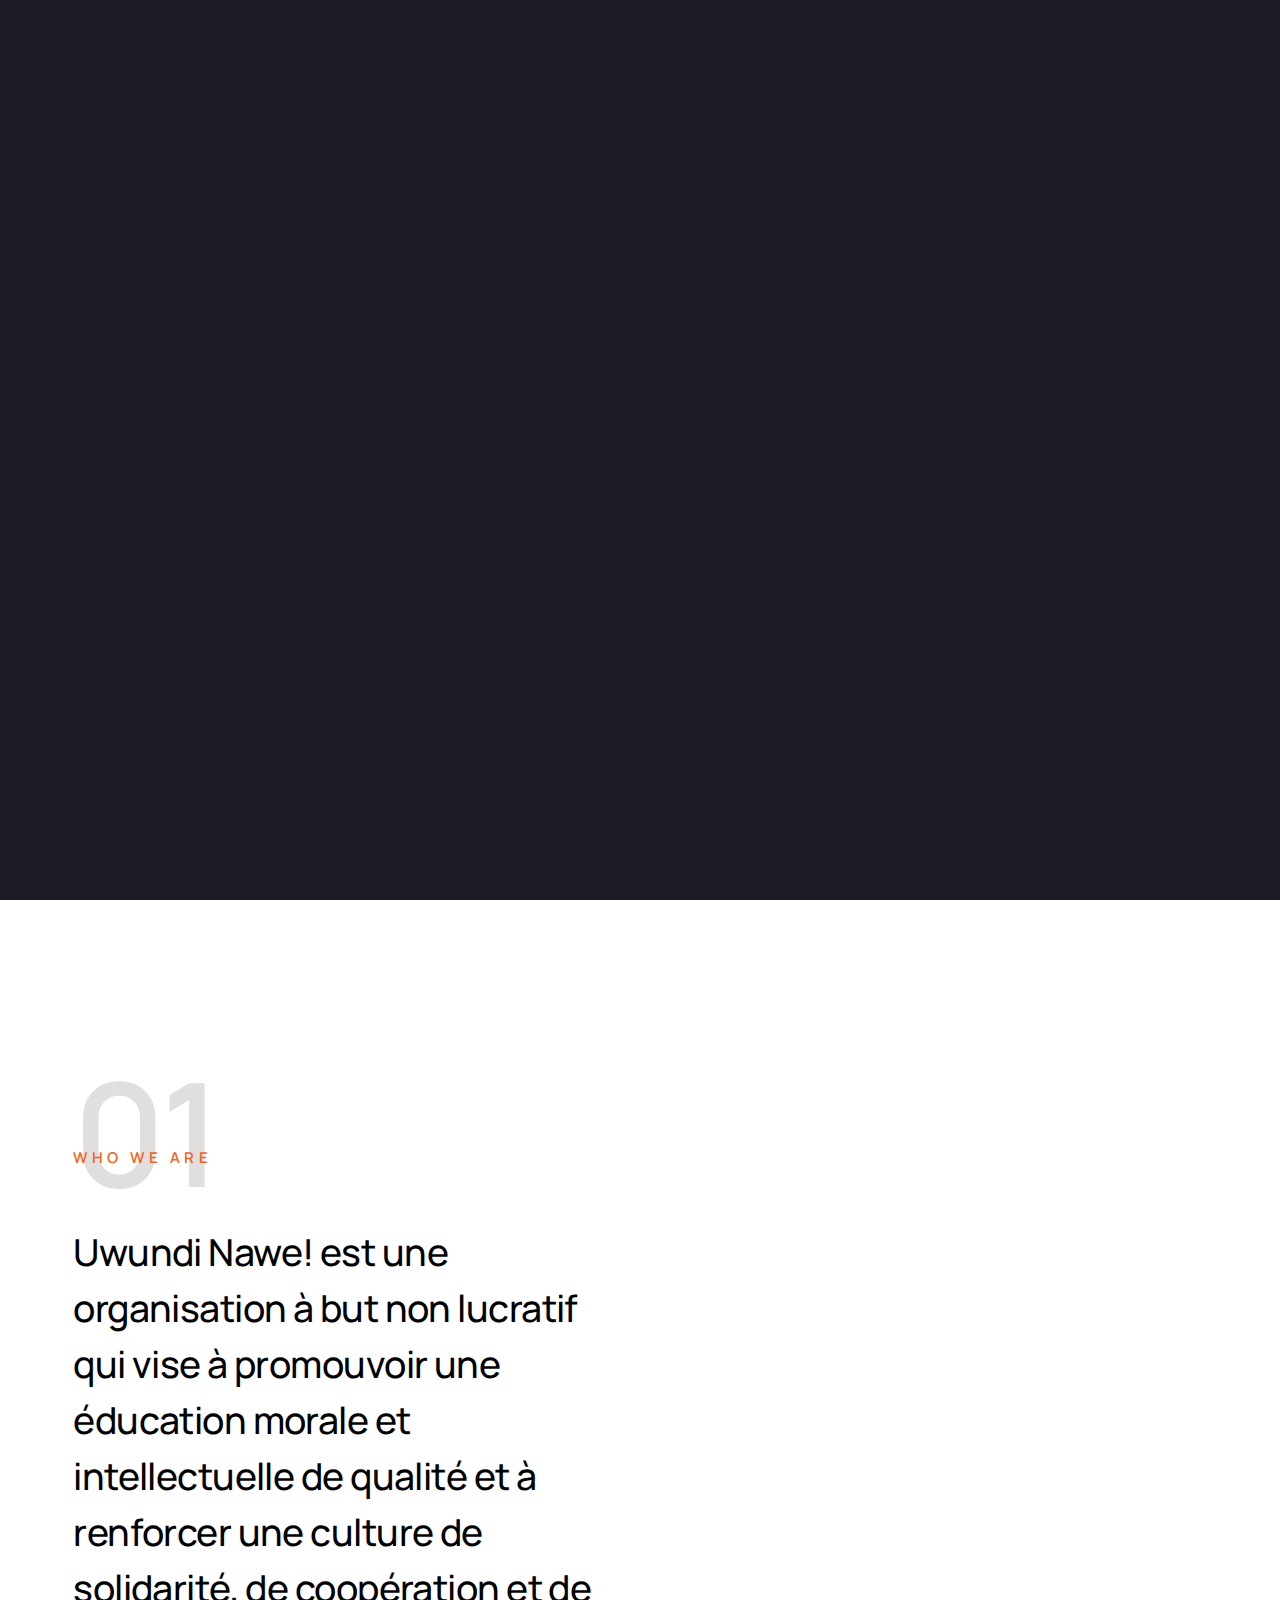
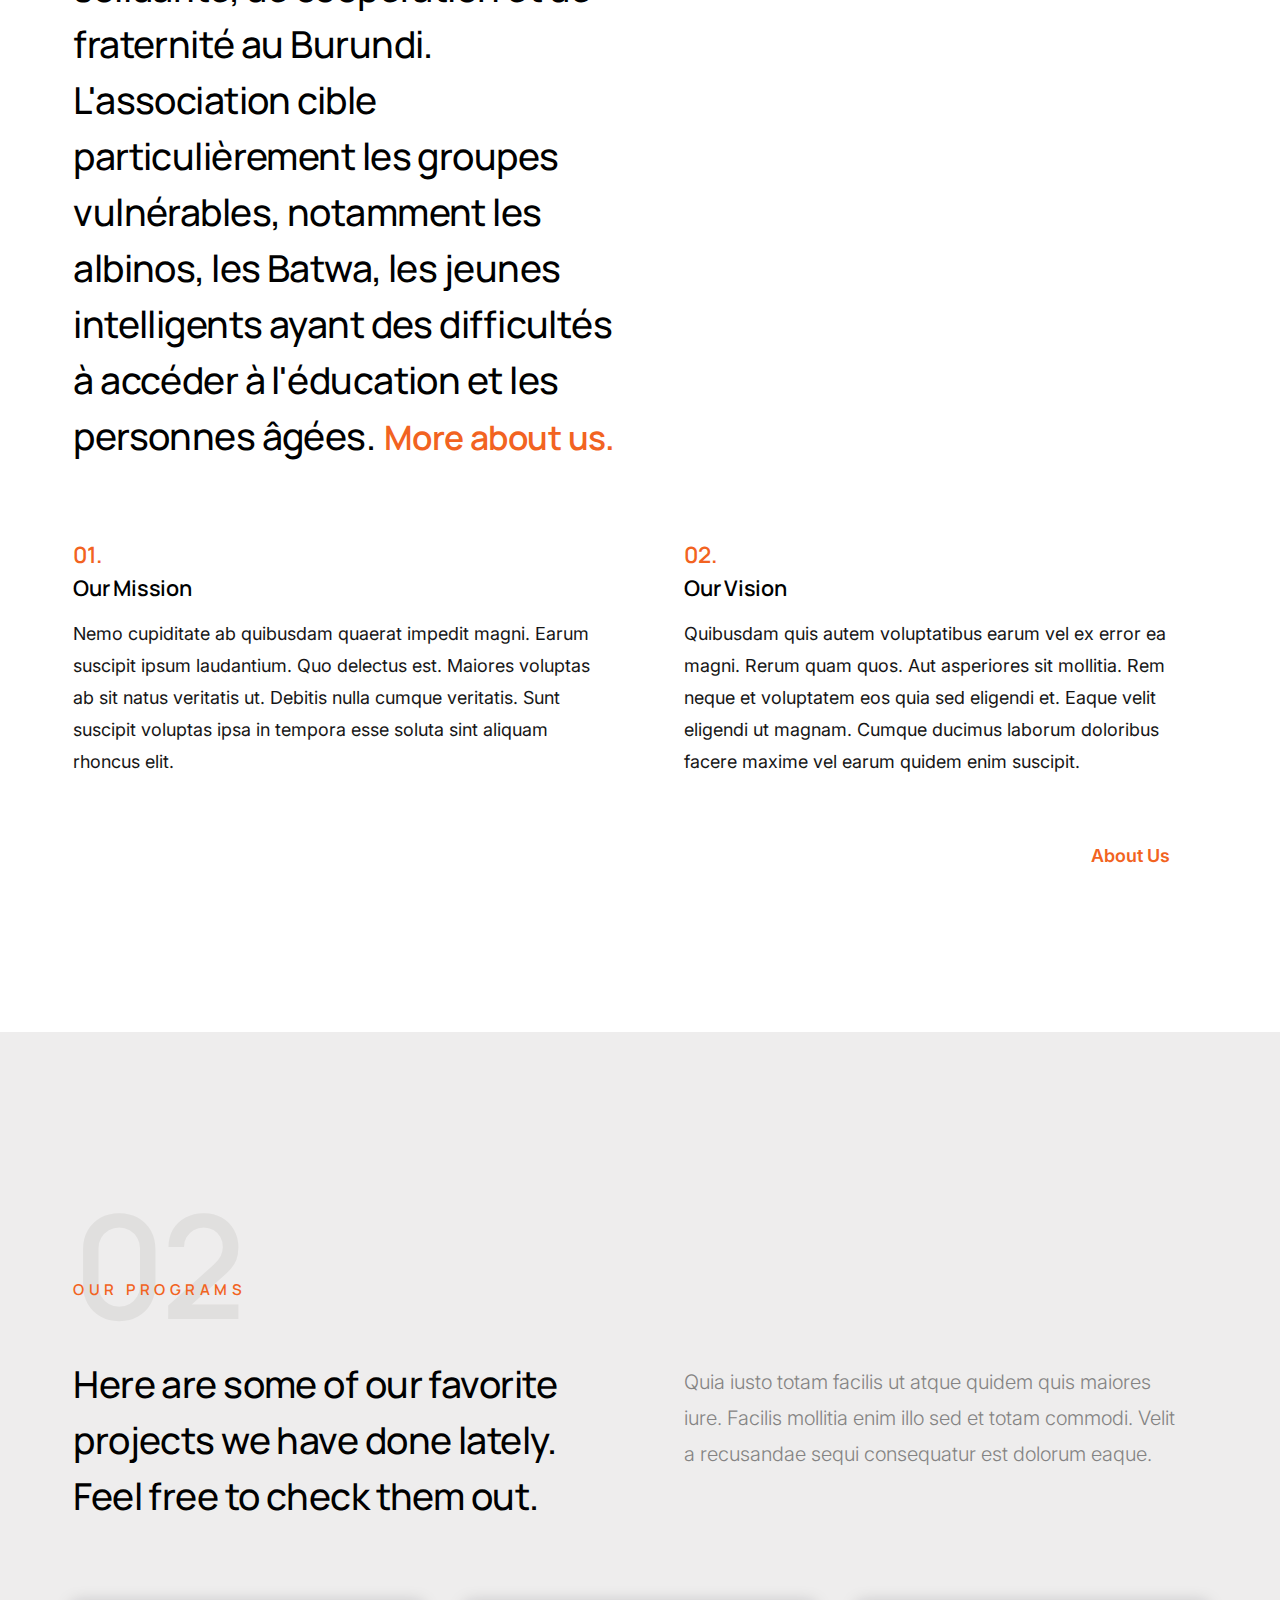
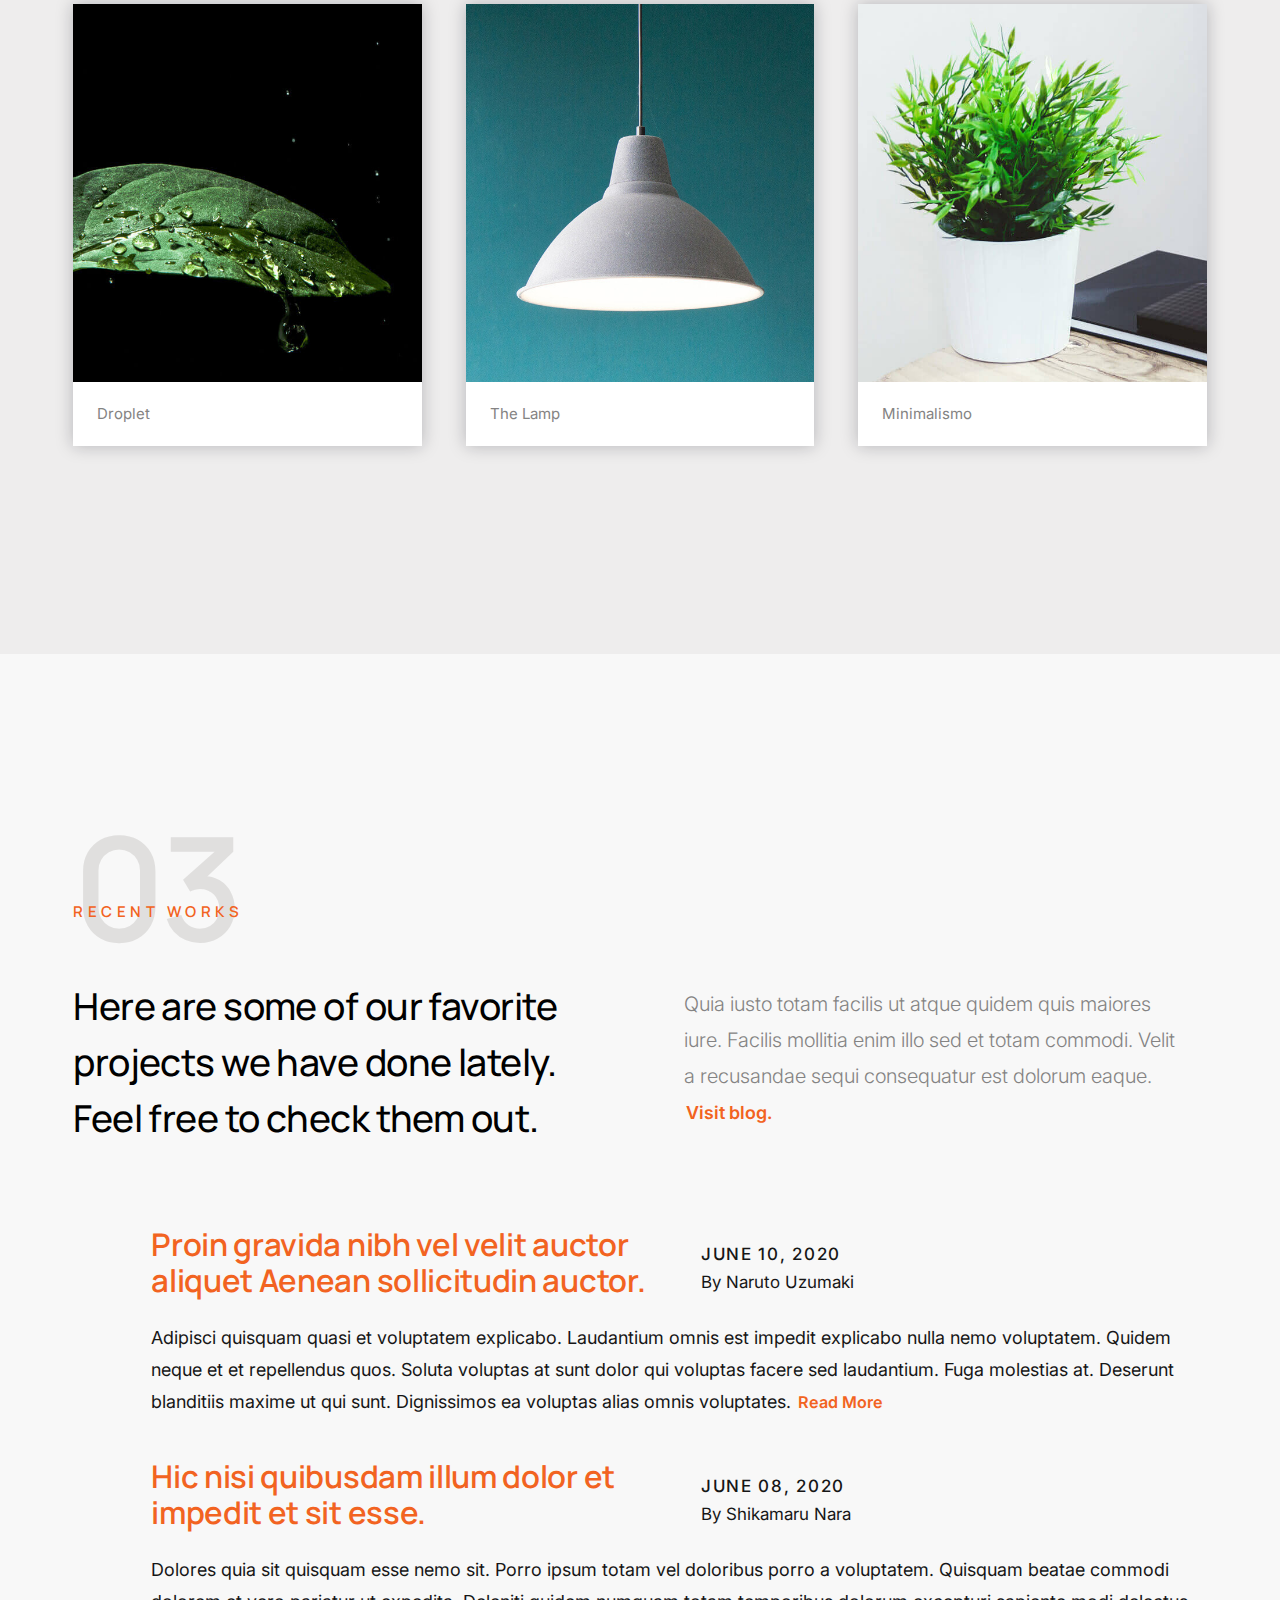
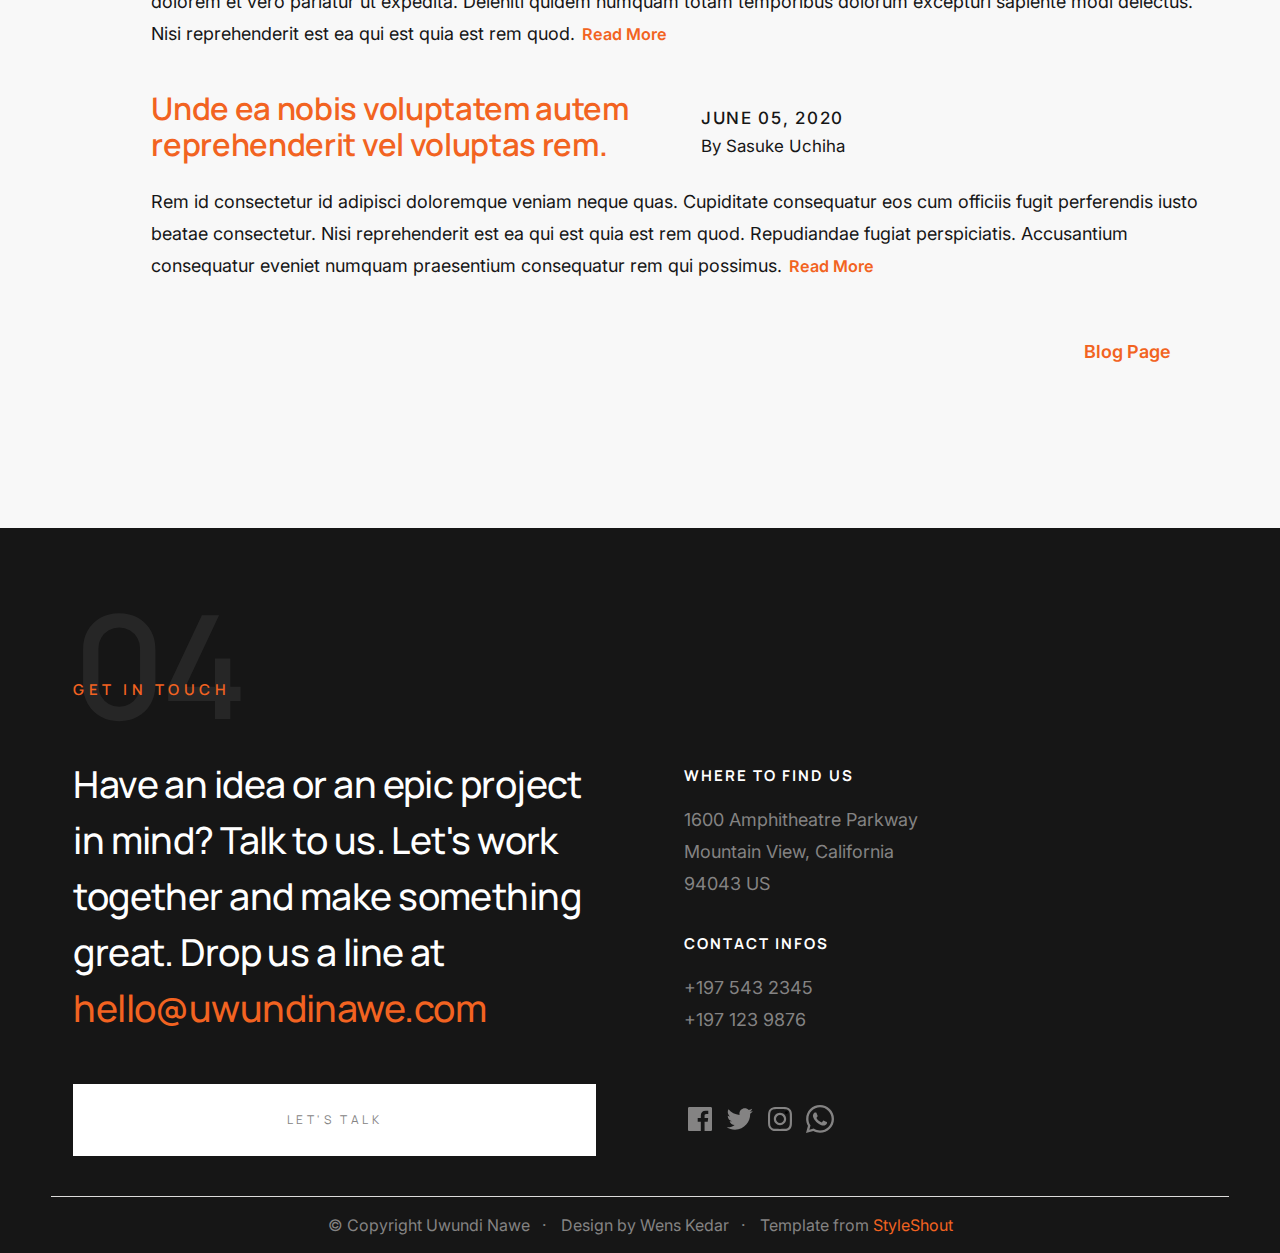
<file: Mueller_1_0_0/index.html>
<!DOCTYPE html>
<html lang="en" class="no-js">
  <head>
    <!--- basic page needs
    ================================================== -->
    <meta charset="utf-8" />
    <meta name="viewport" content="width=device-width, initial-scale=1" />
    <title>Uwundi Nawe</title>

    <script>
      document.documentElement.classList.remove("no-js");
      document.documentElement.classList.add("js");
    </script>

    <!-- CSS
    ================================================== -->
    <link rel="stylesheet" href="css/vendor.css" />
    <link rel="stylesheet" href="css/styles.css" />

    <!-- favicons
    ================================================== -->
    <link rel="apple-touch-icon" sizes="180x180" href="apple-touch-icon.png" />
    <link rel="icon" type="image/png" sizes="32x32" href="favicon-32x32.png" />
    <link rel="icon" type="image/png" sizes="16x16" href="favicon-16x16.png" />
    <link rel="manifest" href="site.webmanifest" />
  </head>

  <body id="top">
    <!-- preloader
    ================================================== -->
    <div id="preloader">
      <div id="loader"></div>
    </div>

    <!-- page wrap
    ================================================== -->
    <div id="page" class="s-pagewrap">
      <!-- # site header 
        ================================================== -->
      <header class="s-header">
        <div class="row s-header__inner">
          <div class="s-header__block">
            <div class="s-header__logo">
              <a class="logo" href="#intro">
                <img src="images/logo.svg" alt="Homepage" />
              </a>
            </div>

            <a class="s-header__menu-toggle" href="#0"><span>Menu</span></a>
          </div>
          <!-- end s-header__block -->

          <nav class="s-header__nav">
            <ul class="s-header__menu-links">
              <li class="current">
                <a href="#intro" class="smoothscroll">Home</a>
              </li>
              <li><a href="#about" class="smoothscroll">About Us</a></li>
              <li><a href="#folio" class="smoothscroll">Our Programs</a></li>
              <li><a href="#blog" class="smoothscroll">Blog</a></li>
              <li><a href="#footer" class="smoothscroll">Contact Us</a></li>
            </ul>
            <!-- s-header__menu-links -->

            <ul class="s-header__social">
              <li>
                <a href="">
                  <svg
                    xmlns="http://www.w3.org/2000/svg"
                    width="24"
                    height="24"
                    viewBox="0 0 24 24"
                    style="fill: rgba(0, 0, 0, 1)"
                  >
                    <path
                      d="M20,3H4C3.447,3,3,3.448,3,4v16c0,0.552,0.447,1,1,1h8.615v-6.96h-2.338v-2.725h2.338v-2c0-2.325,1.42-3.592,3.5-3.592 c0.699-0.002,1.399,0.034,2.095,0.107v2.42h-1.435c-1.128,0-1.348,0.538-1.348,1.325v1.735h2.697l-0.35,2.725h-2.348V21H20 c0.553,0,1-0.448,1-1V4C21,3.448,20.553,3,20,3z"
                    ></path>
                  </svg>
                  <span class="u-screen-reader-text">Facebook</span>
                </a>
              </li>
              <li>
                <a href="">
                  <svg
                    xmlns="http://www.w3.org/2000/svg"
                    width="24"
                    height="24"
                    viewBox="0 0 24 24"
                    style="fill: rgba(0, 0, 0, 1)"
                  >
                    <path
                      d="M19.633,7.997c0.013,0.175,0.013,0.349,0.013,0.523c0,5.325-4.053,11.461-11.46,11.461c-2.282,0-4.402-0.661-6.186-1.809 c0.324,0.037,0.636,0.05,0.973,0.05c1.883,0,3.616-0.636,5.001-1.721c-1.771-0.037-3.255-1.197-3.767-2.793 c0.249,0.037,0.499,0.062,0.761,0.062c0.361,0,0.724-0.05,1.061-0.137c-1.847-0.374-3.23-1.995-3.23-3.953v-0.05 c0.537,0.299,1.16,0.486,1.82,0.511C3.534,9.419,2.823,8.184,2.823,6.787c0-0.748,0.199-1.434,0.548-2.032 c1.983,2.443,4.964,4.04,8.306,4.215c-0.062-0.3-0.1-0.611-0.1-0.923c0-2.22,1.796-4.028,4.028-4.028 c1.16,0,2.207,0.486,2.943,1.272c0.91-0.175,1.782-0.512,2.556-0.973c-0.299,0.935-0.936,1.721-1.771,2.22 c0.811-0.088,1.597-0.312,2.319-0.624C21.104,6.712,20.419,7.423,19.633,7.997z"
                    ></path>
                  </svg>
                  <span class="u-screen-reader-text">Twitter</span>
                </a>
              </li>
              <li>
                <a href="">
                  <svg
                    xmlns="http://www.w3.org/2000/svg"
                    width="24"
                    height="24"
                    viewBox="0 0 24 24"
                    style="fill: rgba(0, 0, 0, 1)"
                  >
                    <path
                      d="M11.999,7.377c-2.554,0-4.623,2.07-4.623,4.623c0,2.554,2.069,4.624,4.623,4.624c2.552,0,4.623-2.07,4.623-4.624 C16.622,9.447,14.551,7.377,11.999,7.377L11.999,7.377z M11.999,15.004c-1.659,0-3.004-1.345-3.004-3.003 c0-1.659,1.345-3.003,3.004-3.003s3.002,1.344,3.002,3.003C15.001,13.659,13.658,15.004,11.999,15.004L11.999,15.004z"
                    ></path>
                    <circle cx="16.806" cy="7.207" r="1.078"></circle>
                    <path
                      d="M20.533,6.111c-0.469-1.209-1.424-2.165-2.633-2.632c-0.699-0.263-1.438-0.404-2.186-0.42 c-0.963-0.042-1.268-0.054-3.71-0.054s-2.755,0-3.71,0.054C7.548,3.074,6.809,3.215,6.11,3.479C4.9,3.946,3.945,4.902,3.477,6.111 c-0.263,0.7-0.404,1.438-0.419,2.186c-0.043,0.962-0.056,1.267-0.056,3.71c0,2.442,0,2.753,0.056,3.71 c0.015,0.748,0.156,1.486,0.419,2.187c0.469,1.208,1.424,2.164,2.634,2.632c0.696,0.272,1.435,0.426,2.185,0.45 c0.963,0.042,1.268,0.055,3.71,0.055s2.755,0,3.71-0.055c0.747-0.015,1.486-0.157,2.186-0.419c1.209-0.469,2.164-1.424,2.633-2.633 c0.263-0.7,0.404-1.438,0.419-2.186c0.043-0.962,0.056-1.267,0.056-3.71s0-2.753-0.056-3.71C20.941,7.57,20.801,6.819,20.533,6.111z M19.315,15.643c-0.007,0.576-0.111,1.147-0.311,1.688c-0.305,0.787-0.926,1.409-1.712,1.711c-0.535,0.199-1.099,0.303-1.67,0.311 c-0.95,0.044-1.218,0.055-3.654,0.055c-2.438,0-2.687,0-3.655-0.055c-0.569-0.007-1.135-0.112-1.669-0.311 c-0.789-0.301-1.414-0.923-1.719-1.711c-0.196-0.534-0.302-1.099-0.311-1.669c-0.043-0.95-0.053-1.218-0.053-3.654 c0-2.437,0-2.686,0.053-3.655c0.007-0.576,0.111-1.146,0.311-1.687c0.305-0.789,0.93-1.41,1.719-1.712 c0.534-0.198,1.1-0.303,1.669-0.311c0.951-0.043,1.218-0.055,3.655-0.055c2.437,0,2.687,0,3.654,0.055 c0.571,0.007,1.135,0.112,1.67,0.311c0.786,0.303,1.407,0.925,1.712,1.712c0.196,0.534,0.302,1.099,0.311,1.669 c0.043,0.951,0.054,1.218,0.054,3.655c0,2.436,0,2.698-0.043,3.654H19.315z"
                    ></path>
                  </svg>
                  <span class="u-screen-reader-text">Instagram</span>
                </a>
              </li>
              <li>
                <a href="">
                  <svg
                    xmlns="http://www.w3.org/2000/svg"
                    width="24"
                    height="24"
                    viewBox="0 0 448 512"
                    style="fill: rgba(0, 0, 0, 1)"
                  >
                    <path
                      d="M380.9 97.1C339 55.1 283.2 32 223.9 32c-122.4 0-222 99.6-222 222 0 39.1 10.2 77.3 29.6 111L0 480l117.7-30.9c32.4 17.7 68.9 27 106.1 27h.1c122.3 0 224.1-99.6 224.1-222 0-59.3-25.2-115-67.1-157zm-157 341.6c-33.2 0-65.7-8.9-94-25.7l-6.7-4-69.8 18.3L72 359.2l-4.4-7c-18.5-29.4-28.2-63.3-28.2-98.2 0-101.7 82.8-184.5 184.6-184.5 49.3 0 95.6 19.2 130.4 54.1 34.8 34.9 56.2 81.2 56.1 130.5 0 101.8-84.9 184.6-186.6 184.6zm101.2-138.2c-5.5-2.8-32.8-16.2-37.9-18-5.1-1.9-8.8-2.8-12.5 2.8-3.7 5.6-14.3 18-17.6 21.8-3.2 3.7-6.5 4.2-12 1.4-32.6-16.3-54-29.1-75.5-66-5.7-9.8 5.7-9.1 16.3-30.3 1.8-3.7.9-6.9-.5-9.7-1.4-2.8-12.5-30.1-17.1-41.2-4.5-10.8-9.1-9.3-12.5-9.5-3.2-.2-6.9-.2-10.6-.2-3.7 0-9.7 1.4-14.8 6.9-5.1 5.6-19.4 19-19.4 46.3 0 27.3 19.9 53.7 22.6 57.4 2.8 3.7 39.1 59.7 94.8 83.8 35.2 15.2 49 16.5 66.6 13.9 10.7-1.6 32.8-13.4 37.4-26.4 4.6-13 4.6-24.1 3.2-26.4-1.3-2.5-5-3.9-10.5-6.6z"
                    ></path>
                  </svg>
                  <span class="u-screen-reader-text">Whatsapp</span>
                </a>
              </li>
            </ul>
            <!-- s-header__social -->
          </nav>
          <!-- end s-header__nav -->
        </div>
        <!-- end s-header__inner -->
      </header>
      <!-- end s-header -->

      <!-- # site-content
        ================================================== -->
      <section id="content" class="s-content">
        <!-- intro
            ----------------------------------------------- -->
        <section id="intro" class="s-intro target-section">
          <div class="s-intro__bg"></div>

          <div class="row s-intro__content">
            <div class="s-intro__content-bg"></div>

            <div class="column lg-12 s-intro__content-inner">
              <h1 class="s-intro__content-title">
                We provide creative <br />
                solutions to turn your <br />
                ideas into digital reality.
              </h1>

              <div class="s-intro__content-buttons">
                <a
                  href="#about"
                  class="btn btn--stroke s-intro__content-btn smoothscroll"
                  >More About Us</a
                >
              </div>
            </div>
            <!-- s-intro__content-inner -->
          </div>
          <!-- s-intro__content -->

          <div class="s-intro__scroll-down">
            <a href="#about" class="smoothscroll">
              <span>Scroll Down</span>
            </a>
          </div>
          <!-- s-intro__scroll-down -->
        </section>
        <!-- end s-intro -->

        <!-- about
            ----------------------------------------------- -->
        <section id="about" class="s-about target-section">
          <div class="row section-header" data-num="01">
            <h3
              class="column lg-12 section-header__pretitle pretitle text-pretitle"
            >
              <a href="AboutUs.html">Who We Are</a>
            </h3>
            <div class="column lg-6 stack-on-1100 section-header__primary">
              <h2 class="title text-display-1">
                Uwundi Nawe! est une organisation à but non lucratif qui vise 
                à promouvoir une éducation morale et intellectuelle de qualité 
                et à renforcer une culture de solidarité, de coopération et de 
                fraternité au Burundi. L'association cible particulièrement les 
                groupes vulnérables, notamment les albinos, les Batwa, les jeunes 
                intelligents ayant des difficultés à accéder à l'éducation et les 
                personnes âgées. <a href="AboutUs.html" class="more-link">More about us.</a>
              </h2>
            </div>
          </div>
          <!-- end section-header -->

          <div
            class="row process-list list-block show-ctr block-lg-one-half block-tab-whole"
          >
            <div class="column list-block__item">
              <div class="list-block__title">
                <h3 class="h5">Our Mission</h3>
              </div>
              <div class="list-block__text">
                <p>
                  Nemo cupiditate ab quibusdam quaerat impedit magni. Earum
                  suscipit ipsum laudantium. Quo delectus est. Maiores voluptas
                  ab sit natus veritatis ut. Debitis nulla cumque veritatis.
                  Sunt suscipit voluptas ipsa in tempora esse soluta sint
                  aliquam rhoncus elit.
                </p>
              </div>
            </div>
            <!-- end list-block__item -->

            <div class="column list-block__item">
              <div class="list-block__title">
                <h3 class="h5">Our Vision</h3>
              </div>
              <div class="list-block__text">
                <p>
                  Quibusdam quis autem voluptatibus earum vel ex error ea magni.
                  Rerum quam quos. Aut asperiores sit mollitia. Rem neque et
                  voluptatem eos quia sed eligendi et. Eaque velit eligendi ut
                  magnam. Cumque ducimus laborum doloribus facere maxime vel
                  earum quidem enim suscipit.
                </p>
              </div>
            </div>
            <!-- end list-block__item -->
          </div>
          <!-- end process-list -->
          <div class="s-more-link">
            <a href="AboutUs.html" class="more-link">About Us</a>
          </div>
        </section>
        <!-- end s-about -->

        <!-- portfolio
            ----------------------------------------------- -->
        <section id="folio" class="s-folio target-section">
          <div class="row section-header" data-num="02">
            <h3 class="column lg-12 section-header__pretitle text-pretitle">
              Our Programs
            </h3>
            <div class="column lg-6 stack-on-1100 section-header__primary">
              <h2 class="title text-display-1">
                Here are some of our favorite projects we have done lately. Feel
                free to check them out.
              </h2>
            </div>
            <div class="column lg-6 stack-on-1100 section-header__secondary">
              <p class="desc">
                Quia iusto totam facilis ut atque quidem quis maiores iure.
                Facilis mollitia enim illo sed et totam commodi. Velit a
                recusandae sequi consequatur est dolorum eaque.
              </p>
            </div>
          </div>
          <!-- end section-header -->

          <div
            class="row block-large-1-3 block-medium-1-2 block-mob-full folio-list"
          >
            <div class="column folio-item">
              <a href="#modal-01" class="folio-item__thumb" data-lity>
                <img src="images/portfolio/droplet.jpg" alt="" />
                <span class="folio-item__text"> Droplet </span>
              </a>
            </div>
            <!-- end folio-item -->

            <div class="column folio-item">
              <a href="#modal-02" class="folio-item__thumb" data-lity>
                <img
                  src="images/portfolio/lamp.jpg"
                  srcset="
                    images/portfolio/lamp.jpg    1x,
                    images/portfolio/lamp@2x.jpg 2x
                  "
                  alt=""
                />
                <span class="folio-item__text"> The Lamp </span>
              </a>
            </div>
            <!-- end folio-item -->

            <div class="column folio-item">
              <a href="#modal-03" class="folio-item__thumb" data-lity>
                <img
                  src="images/portfolio/minimalismo.jpg"
                  srcset="
                    images/portfolio/minimalismo.jpg    1x,
                    images/portfolio/minimalismo@2x.jpg 2x
                  "
                  alt=""
                />
                <span class="folio-item__text"> Minimalismo </span>
              </a>
            </div>
            <!-- end folio-item -->
          </div>
          <!-- end folio-list -->

          <!-- Modal Popup
        =========================================================== -->
          <div id="modal-01" class="modal-popup lity-hide">
            <img src="images/portfolio/gallery/g-droplet.jpg" alt="" />

            <div class="modal-popup__desc">
              <h5>Droplet</h5>
              <p>
                Odio soluta enim quos sit asperiores rerum rerum repudiandae
                cum. Vel voluptatem alias qui assumenda iure et expedita
                voluptatem. Ratione officiis quae.
              </p>
              <ul class="modal-popup__cat">
                <li>Branding</li>
                <li>Product Design</li>
              </ul>
            </div>
          </div>
          <!-- end modal-01 -->

          <div id="modal-02" class="modal-popup lity-hide">
            <img src="images/portfolio/gallery/g-lamp.jpg" alt="" />

            <div class="modal-popup__desc">
              <h5>The Lamp</h5>
              <p>
                Proin gravida nibh vel velit auctor aliquet. Aenean
                sollicitudin, lorem quis bibendum auctor, nisi elit consequat
                ipsum, nec sagittis sem nibh id elit.
              </p>
              <ul class="modal-popup__cat">
                <li>Branding</li>
              </ul>
            </div>
          </div>
          <!-- end modal-02 -->

          <div id="modal-03" class="modal-popup lity-hide">
            <img src="images/portfolio/gallery/g-minimalismo.jpg" alt="" />

            <div class="modal-popup__desc">
              <h5>Minimalismo</h5>
              <p>
                Exercitationem reprehenderit quod explicabo consequatur aliquid
                ut magni ut. Deleniti quo corrupti illum velit eveniet ratione
                necessitatibus ipsam mollitia.
              </p>
              <ul class="modal-popup__cat">
                <li>Product Design</li>
              </ul>
            </div>
          </div>
          <!-- end modal-03 -->
        </section>
        <!-- end s-folio -->

        <!-- blog
            ----------------------------------------------- -->
        <section id="blog" class="s-blog target-section">
          <div class="row section-header" data-num="03">
            <h3 class="column lg-12 section-header__pretitle text-pretitle">
              <a href="blog.html">Recent Works</a>
            </h3>
            <div class="column lg-6 stack-on-1100 section-header__primary">
              <h2 class="title text-display-1">
                Here are some of our favorite projects we have done lately. Feel
                free to check them out.
              </h2>
            </div>
            <div class="column lg-6 stack-on-1100 section-header__secondary">
              <p class="desc">
                Quia iusto totam facilis ut atque quidem quis maiores iure.
                Facilis mollitia enim illo sed et totam commodi. Velit a
                recusandae sequi consequatur est dolorum eaque.
                <a href="blog.html" class="more-link">Visit blog.</a>
              </p>
            </div>
          </div>
          <!-- end section-header -->

          <!-- Blog Entries -->
          <div class="blog-entries">
            <article class="blog-entry" data-aos="fade-up">
              <div class="row blog-entry__header">
                <div class="column large-9 w-1000-stack blog-entry__title">
                  <h4 class="h3">
                    <a href="blog-single.html"
                      >Proin gravida nibh vel velit auctor aliquet Aenean
                      sollicitudin auctor.</a
                    >
                  </h4>
                </div>

                <div class="column large-3 w-1000-stack blog-entry__meta">
                  <span class="blog-entry__date">June 10, 2020</span>
                  <span class="blog-entry__byline">By Naruto Uzumaki</span>
                </div>
              </div>
              <!-- end blog-entry__header -->

              <div class="row">
                <div class="column large-9 w-1000-stack blog-entry__content">
                  <p>
                    Adipisci quisquam quasi et voluptatem explicabo. Laudantium
                    omnis est impedit explicabo nulla nemo voluptatem. Quidem
                    neque et et repellendus quos. Soluta voluptas at sunt dolor
                    qui voluptas facere sed laudantium. Fuga molestias at.
                    Deserunt blanditiis maxime ut qui sunt. Dignissimos ea
                    voluptas alias omnis voluptates.
                    <a href="blog-single.html" class="more-link">Read More</a>
                  </p>
                </div>
              </div>
            </article>
            <!-- end blog-entry -->

            <article class="blog-entry" data-aos="fade-up">
              <div class="row blog-entry__header">
                <div class="column large-9 w-1000-stack blog-entry__title">
                  <h4 class="h3">
                    <a href="blog-single.html">
                      Hic nisi quibusdam illum dolor et impedit et sit esse.
                    </a>
                  </h4>
                </div>

                <div class="column large-3 w-1000-stack blog-entry__meta">
                  <span class="blog-entry__date">June 08, 2020</span>
                  <span class="blog-entry__byline">By Shikamaru Nara</span>
                </div>
              </div>
              <!-- end blog-entry__header -->

              <div class="row">
                <div class="column large-9 w-1000-stack blog-entry__content">
                  <p>
                    Dolores quia sit quisquam esse nemo sit. Porro ipsum totam
                    vel doloribus porro a voluptatem. Quisquam beatae commodi
                    dolorem et vero pariatur ut expedita. Deleniti quidem
                    numquam totam temporibus dolorum excepturi sapiente modi
                    delectus. Nisi reprehenderit est ea qui est quia est rem
                    quod.
                    <a href="blog-single.html" class="more-link">Read More</a>
                  </p>
                </div>
              </div>
            </article>
            <!-- end blog-entry -->

            <article class="blog-entry" data-aos="fade-up">
              <div class="row blog-entry__header">
                <div class="column large-9 w-1000-stack blog-entry__title">
                  <h4 class="h3">
                    <a href="blog-single.html">
                      Unde ea nobis voluptatem autem reprehenderit vel voluptas
                      rem.
                    </a>
                  </h4>
                </div>

                <div class="column large-3 w-1000-stack blog-entry__meta">
                  <span class="blog-entry__date">June 05, 2020</span>
                  <span class="blog-entry__byline">By Sasuke Uchiha</span>
                </div>
              </div>
              <!-- end blog-entry__header -->

              <div class="row">
                <div class="column large-9 w-1000-stack blog-entry__content">
                  <p>
                    Rem id consectetur id adipisci doloremque veniam neque quas.
                    Cupiditate consequatur eos cum officiis fugit perferendis
                    iusto beatae consectetur. Nisi reprehenderit est ea qui est
                    quia est rem quod. Repudiandae fugiat perspiciatis.
                    Accusantium consequatur eveniet numquam praesentium
                    consequatur rem qui possimus.
                    <a href="blog-single.html" class="more-link"
                      >Read More<i class="icon-angle-right"></i
                    ></a>
                  </p>
                </div>
              </div>
            </article>
            <!-- end blog-entry -->
          </div>
          <!-- end blog entries -->
          <div class="s-more-link">
            <a href="blog.html" class="more-link">Blog Page</a>
          </div>
        </section>
        <!-- end s-blog -->
      </section>
      <!-- end content -->

      <!-- # site-footer
        ================================================== -->
      <footer id="footer" class="s-footer target-section">
        <div
          class="row section-header light-on-dark footer-header"
          data-num="04"
        >
          <h3 class="column lg-12 section-header__pretitle text-pretitle">
            Get In Touch
          </h3>
          <div class="column lg-6 stack-on-1100 section-header__primary">
            <h2 class="title text-display-1">
              Have an idea or an epic project in mind? Talk to us. Let's work
              together and make something great. Drop us a line at
              <a href="mailto:#0" title="">hello@uwundinawe.com</a>
            </h2>
          </div>
          <div class="column lg-6 stack-on-1100 section-header__secondary">
            <div class="contact-block">
              <h6>Where To Find Us</h6>
              <p>
                1600 Amphitheatre Parkway <br />
                Mountain View, California <br />
                94043 US
              </p>
            </div>

            <div class="contact-block">
              <h6>Contact Infos</h6>
              <ul class="contact-list">
                <li><a href="tel:197-543-2345">+197 543 2345</a></li>
                <li><a href="tel:197-123-9876">+197 123 9876</a></li>
              </ul>
            </div>
          </div>
        </div>
        <!-- end section-header -->

        <div
          class="row list-block block-lg-one-half block-tab-whole block-stack-on-1000 s-footer__btns"
        >
          <div class="column list-block__item">
            <div class="s-footer__contact-btn">
              <a href="mailto:#0" class="btn btn--primary u-fullwidth">
                Let's Talk
              </a>
            </div>
          </div>
          <div class="column lg-6 tab-12">
            <ul class="s-footer__social">
              <li>
                <a href="">
                  <svg
                    xmlns="http://www.w3.org/2000/svg"
                    width="24"
                    height="24"
                    viewBox="0 0 24 24"
                    style="fill: rgba(0, 0, 0, 1)"
                  >
                    <path
                      d="M20,3H4C3.447,3,3,3.448,3,4v16c0,0.552,0.447,1,1,1h8.615v-6.96h-2.338v-2.725h2.338v-2c0-2.325,1.42-3.592,3.5-3.592 c0.699-0.002,1.399,0.034,2.095,0.107v2.42h-1.435c-1.128,0-1.348,0.538-1.348,1.325v1.735h2.697l-0.35,2.725h-2.348V21H20 c0.553,0,1-0.448,1-1V4C21,3.448,20.553,3,20,3z"
                    ></path>
                  </svg>
                  <span class="u-screen-reader-text">Facebook</span>
                </a>
              </li>
              <li>
                <a href="">
                  <svg
                    xmlns="http://www.w3.org/2000/svg"
                    width="24"
                    height="24"
                    viewBox="0 0 24 24"
                    style="fill: rgba(0, 0, 0, 1)"
                  >
                    <path
                      d="M19.633,7.997c0.013,0.175,0.013,0.349,0.013,0.523c0,5.325-4.053,11.461-11.46,11.461c-2.282,0-4.402-0.661-6.186-1.809 c0.324,0.037,0.636,0.05,0.973,0.05c1.883,0,3.616-0.636,5.001-1.721c-1.771-0.037-3.255-1.197-3.767-2.793 c0.249,0.037,0.499,0.062,0.761,0.062c0.361,0,0.724-0.05,1.061-0.137c-1.847-0.374-3.23-1.995-3.23-3.953v-0.05 c0.537,0.299,1.16,0.486,1.82,0.511C3.534,9.419,2.823,8.184,2.823,6.787c0-0.748,0.199-1.434,0.548-2.032 c1.983,2.443,4.964,4.04,8.306,4.215c-0.062-0.3-0.1-0.611-0.1-0.923c0-2.22,1.796-4.028,4.028-4.028 c1.16,0,2.207,0.486,2.943,1.272c0.91-0.175,1.782-0.512,2.556-0.973c-0.299,0.935-0.936,1.721-1.771,2.22 c0.811-0.088,1.597-0.312,2.319-0.624C21.104,6.712,20.419,7.423,19.633,7.997z"
                    ></path>
                  </svg>
                  <span class="u-screen-reader-text">Twitter</span>
                </a>
              </li>
              <li>
                <a href="">
                  <svg
                    xmlns="http://www.w3.org/2000/svg"
                    width="24"
                    height="24"
                    viewBox="0 0 24 24"
                    style="fill: rgba(0, 0, 0, 1)"
                  >
                    <path
                      d="M11.999,7.377c-2.554,0-4.623,2.07-4.623,4.623c0,2.554,2.069,4.624,4.623,4.624c2.552,0,4.623-2.07,4.623-4.624 C16.622,9.447,14.551,7.377,11.999,7.377L11.999,7.377z M11.999,15.004c-1.659,0-3.004-1.345-3.004-3.003 c0-1.659,1.345-3.003,3.004-3.003s3.002,1.344,3.002,3.003C15.001,13.659,13.658,15.004,11.999,15.004L11.999,15.004z"
                    ></path>
                    <circle cx="16.806" cy="7.207" r="1.078"></circle>
                    <path
                      d="M20.533,6.111c-0.469-1.209-1.424-2.165-2.633-2.632c-0.699-0.263-1.438-0.404-2.186-0.42 c-0.963-0.042-1.268-0.054-3.71-0.054s-2.755,0-3.71,0.054C7.548,3.074,6.809,3.215,6.11,3.479C4.9,3.946,3.945,4.902,3.477,6.111 c-0.263,0.7-0.404,1.438-0.419,2.186c-0.043,0.962-0.056,1.267-0.056,3.71c0,2.442,0,2.753,0.056,3.71 c0.015,0.748,0.156,1.486,0.419,2.187c0.469,1.208,1.424,2.164,2.634,2.632c0.696,0.272,1.435,0.426,2.185,0.45 c0.963,0.042,1.268,0.055,3.71,0.055s2.755,0,3.71-0.055c0.747-0.015,1.486-0.157,2.186-0.419c1.209-0.469,2.164-1.424,2.633-2.633 c0.263-0.7,0.404-1.438,0.419-2.186c0.043-0.962,0.056-1.267,0.056-3.71s0-2.753-0.056-3.71C20.941,7.57,20.801,6.819,20.533,6.111z M19.315,15.643c-0.007,0.576-0.111,1.147-0.311,1.688c-0.305,0.787-0.926,1.409-1.712,1.711c-0.535,0.199-1.099,0.303-1.67,0.311 c-0.95,0.044-1.218,0.055-3.654,0.055c-2.438,0-2.687,0-3.655-0.055c-0.569-0.007-1.135-0.112-1.669-0.311 c-0.789-0.301-1.414-0.923-1.719-1.711c-0.196-0.534-0.302-1.099-0.311-1.669c-0.043-0.95-0.053-1.218-0.053-3.654 c0-2.437,0-2.686,0.053-3.655c0.007-0.576,0.111-1.146,0.311-1.687c0.305-0.789,0.93-1.41,1.719-1.712 c0.534-0.198,1.1-0.303,1.669-0.311c0.951-0.043,1.218-0.055,3.655-0.055c2.437,0,2.687,0,3.654,0.055 c0.571,0.007,1.135,0.112,1.67,0.311c0.786,0.303,1.407,0.925,1.712,1.712c0.196,0.534,0.302,1.099,0.311,1.669 c0.043,0.951,0.054,1.218,0.054,3.655c0,2.436,0,2.698-0.043,3.654H19.315z"
                    ></path>
                  </svg>
                  <span class="u-screen-reader-text">Instagram</span>
                </a>
              </li>
              <li>
                <a href="">
                  <svg
                    xmlns="http://www.w3.org/2000/svg"
                    width="24"
                    height="24"
                    viewBox="0 0 448 512"
                    style="fill: rgba(0, 0, 0, 1)"
                  >
                    <!--! Font Awesome Free 6.4.2 by @fontawesome - https://fontawesome.com License - https://fontawesome.com/license/free (Icons: CC BY 4.0, Fonts: SIL OFL 1.1, Code: MIT License) Copyright 2023 Fonticons, Inc. -->
                    <path
                      d="M380.9 97.1C339 55.1 283.2 32 223.9 32c-122.4 0-222 99.6-222 222 0 39.1 10.2 77.3 29.6 111L0 480l117.7-30.9c32.4 17.7 68.9 27 106.1 27h.1c122.3 0 224.1-99.6 224.1-222 0-59.3-25.2-115-67.1-157zm-157 341.6c-33.2 0-65.7-8.9-94-25.7l-6.7-4-69.8 18.3L72 359.2l-4.4-7c-18.5-29.4-28.2-63.3-28.2-98.2 0-101.7 82.8-184.5 184.6-184.5 49.3 0 95.6 19.2 130.4 54.1 34.8 34.9 56.2 81.2 56.1 130.5 0 101.8-84.9 184.6-186.6 184.6zm101.2-138.2c-5.5-2.8-32.8-16.2-37.9-18-5.1-1.9-8.8-2.8-12.5 2.8-3.7 5.6-14.3 18-17.6 21.8-3.2 3.7-6.5 4.2-12 1.4-32.6-16.3-54-29.1-75.5-66-5.7-9.8 5.7-9.1 16.3-30.3 1.8-3.7.9-6.9-.5-9.7-1.4-2.8-12.5-30.1-17.1-41.2-4.5-10.8-9.1-9.3-12.5-9.5-3.2-.2-6.9-.2-10.6-.2-3.7 0-9.7 1.4-14.8 6.9-5.1 5.6-19.4 19-19.4 46.3 0 27.3 19.9 53.7 22.6 57.4 2.8 3.7 39.1 59.7 94.8 83.8 35.2 15.2 49 16.5 66.6 13.9 10.7-1.6 32.8-13.4 37.4-26.4 4.6-13 4.6-24.1 3.2-26.4-1.3-2.5-5-3.9-10.5-6.6z"
                    />
                  </svg>
                  <span class="u-screen-reader-text">Whatsapp</span>
                </a>
              </li>
            </ul>
          </div>
          <!--end social footer-->
        </div>
        <!-- end s-footer__btns -->

        <div class="row s-footer__bottom">
          <div class="ss-copyright">
            <span>© Copyright Uwundi Nawe</span>
            <span>Design by Wens Kedar</span>
            <span
              >Template from
              <a href="https://www.styleshout.com/">StyleShout</a></span
            >
          </div>
        </div>
        <!-- s-footer__bottom -->

        <div class="ss-go-top">
          <a class="smoothscroll" title="Back to Top" href="#top">
            <svg
              xmlns="http://www.w3.org/2000/svg"
              width="24"
              height="24"
              viewBox="0 0 24 24"
              style="fill: rgba(0, 0, 0, 1)"
            >
              <path d="M6 4h12v2H6zm5 10v6h2v-6h5l-6-6-6 6z"></path>
            </svg>
          </a>
        </div>
        <!-- end ss-go-top -->
      </footer>
      <!-- end footer -->
    </div>
    <!--My js-->
    <script src="js/jquery-3.2.1.min.js"></script>
    <script src="js/plugins.js"></script>
    <script src="js/main.js"></script>
  </body>
</html>
</file>
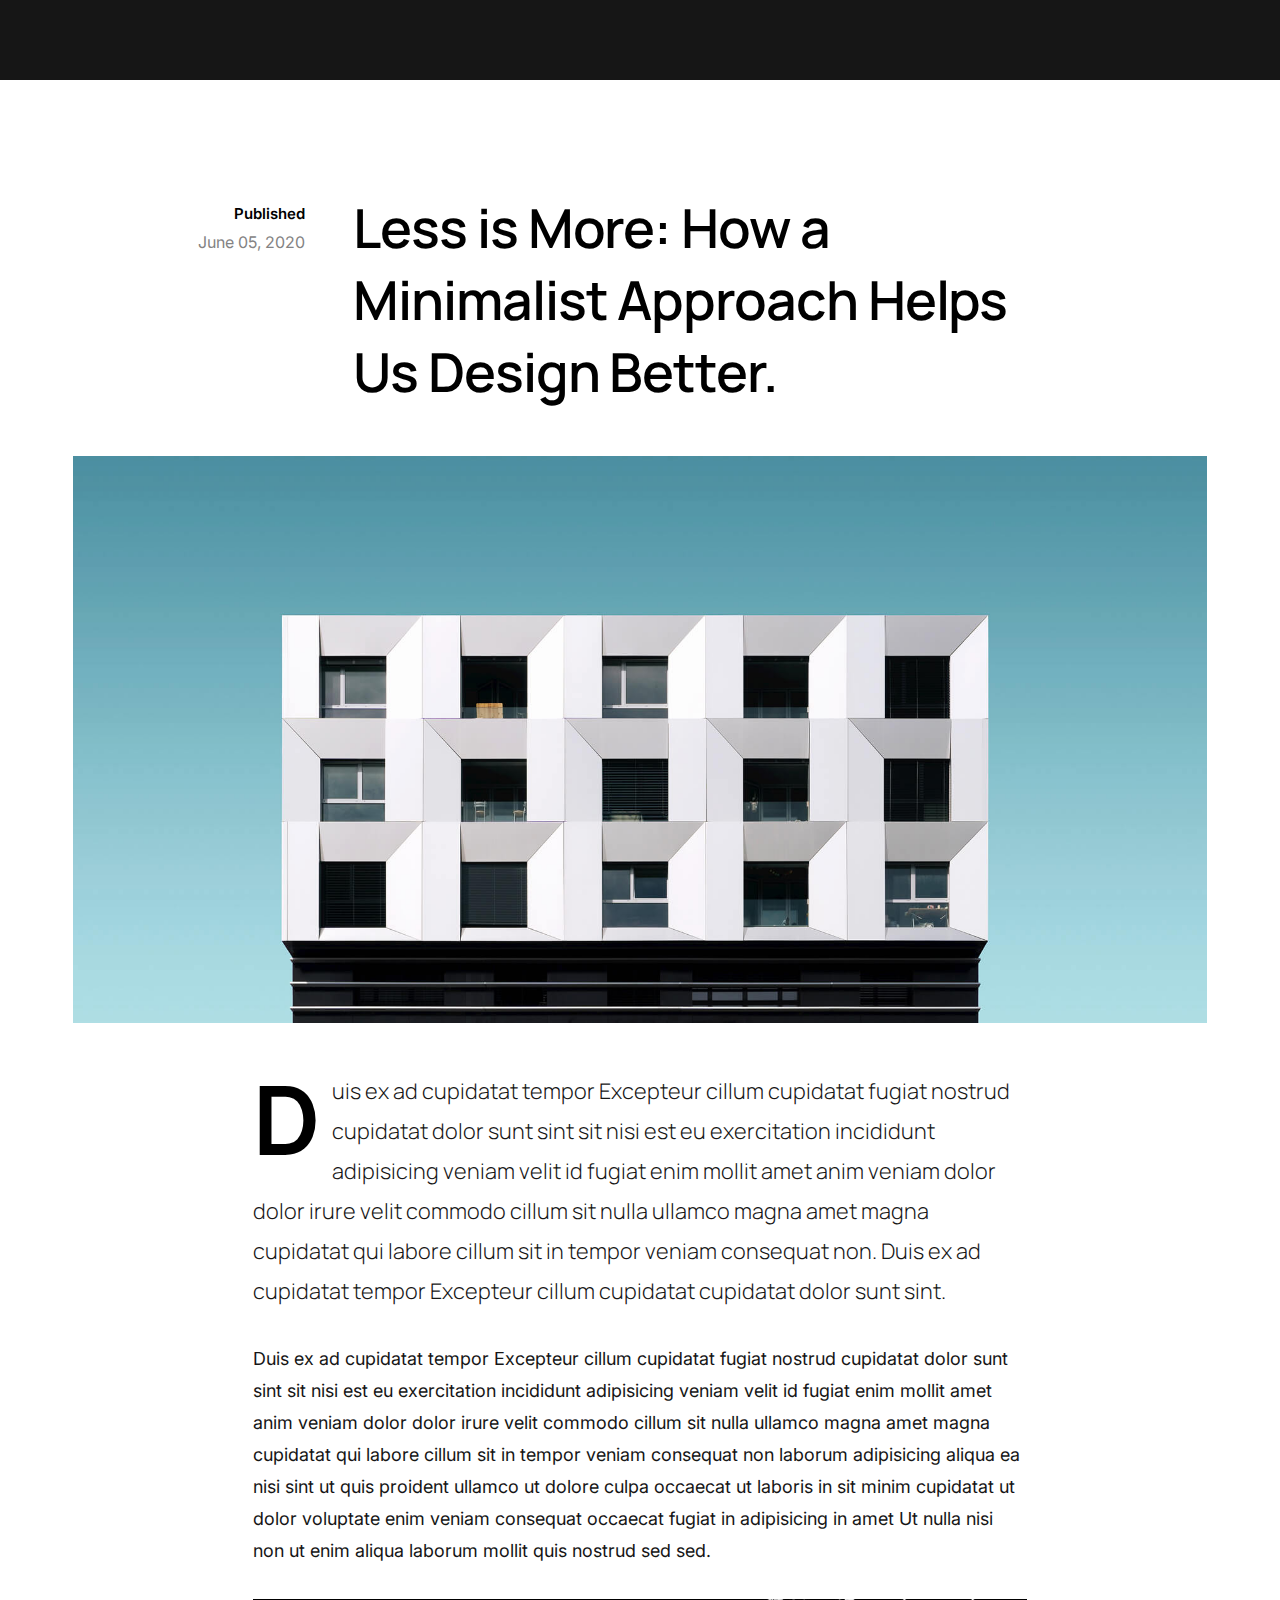
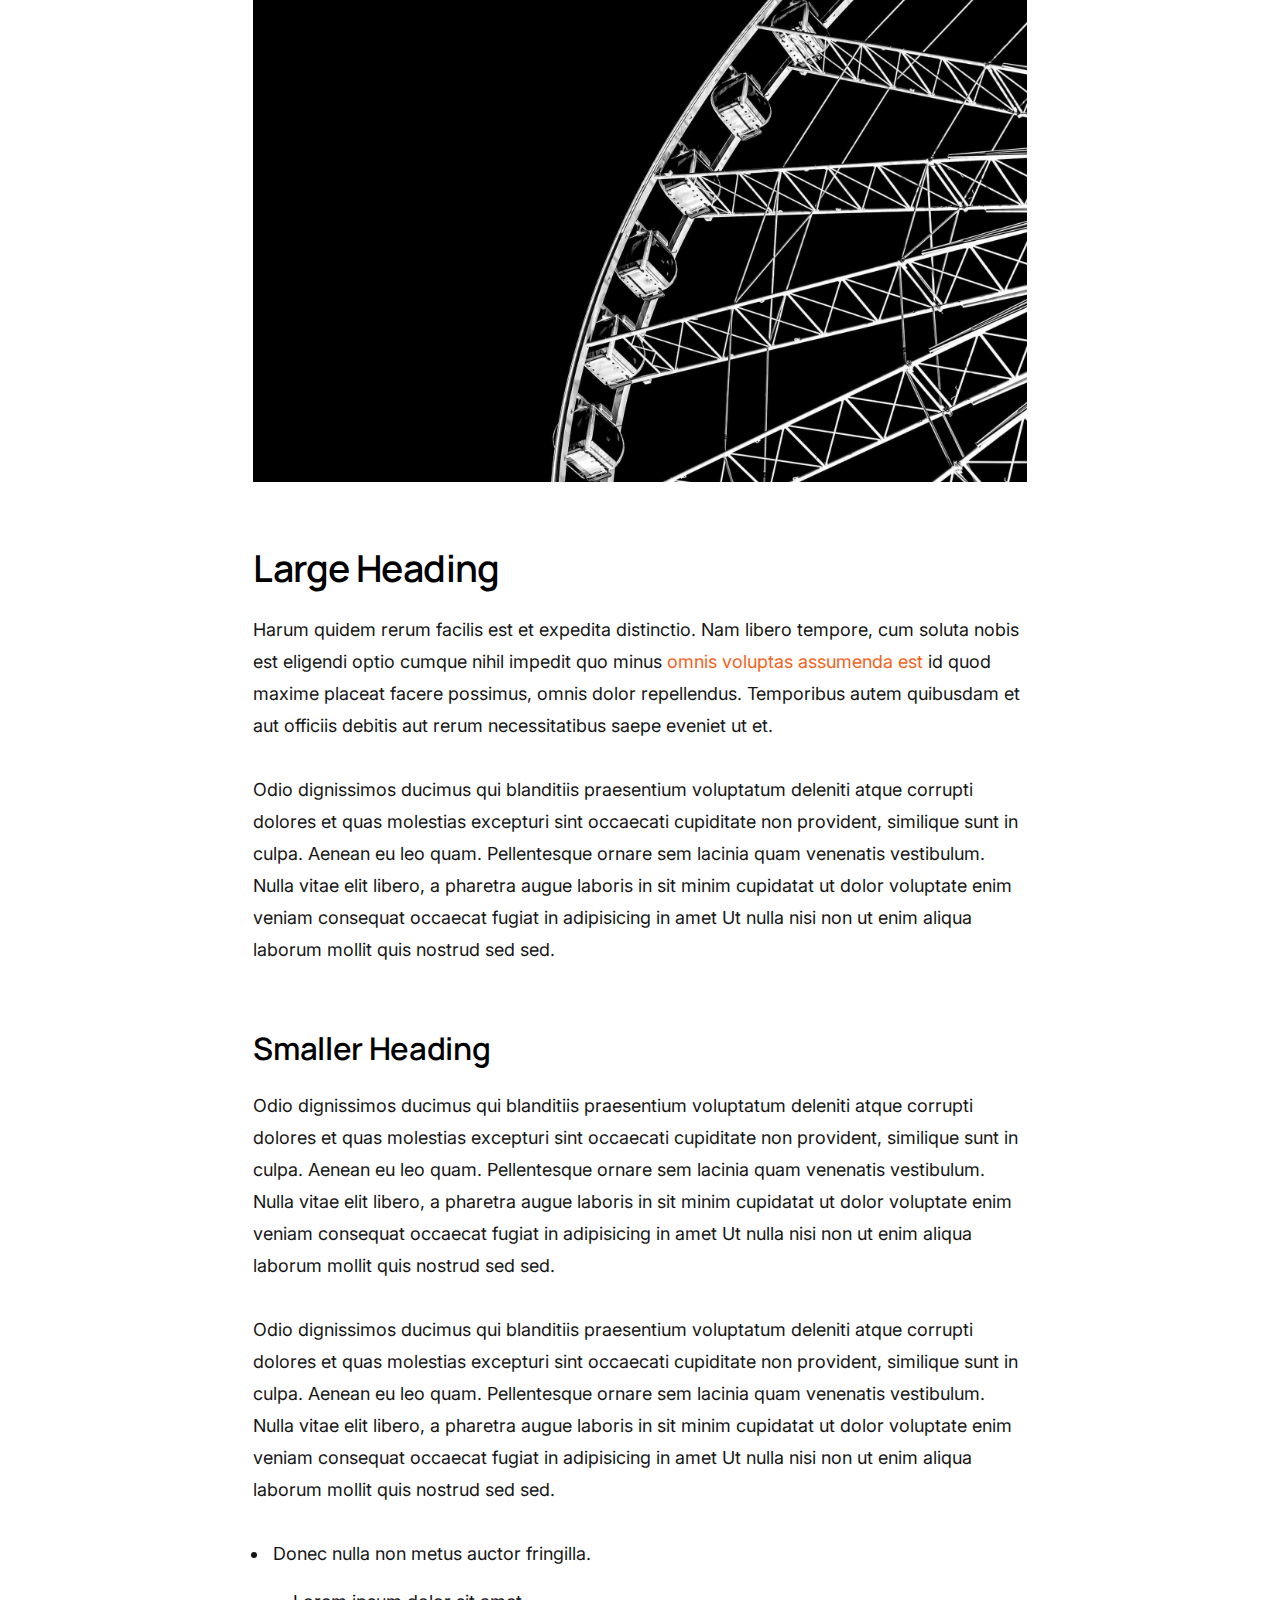
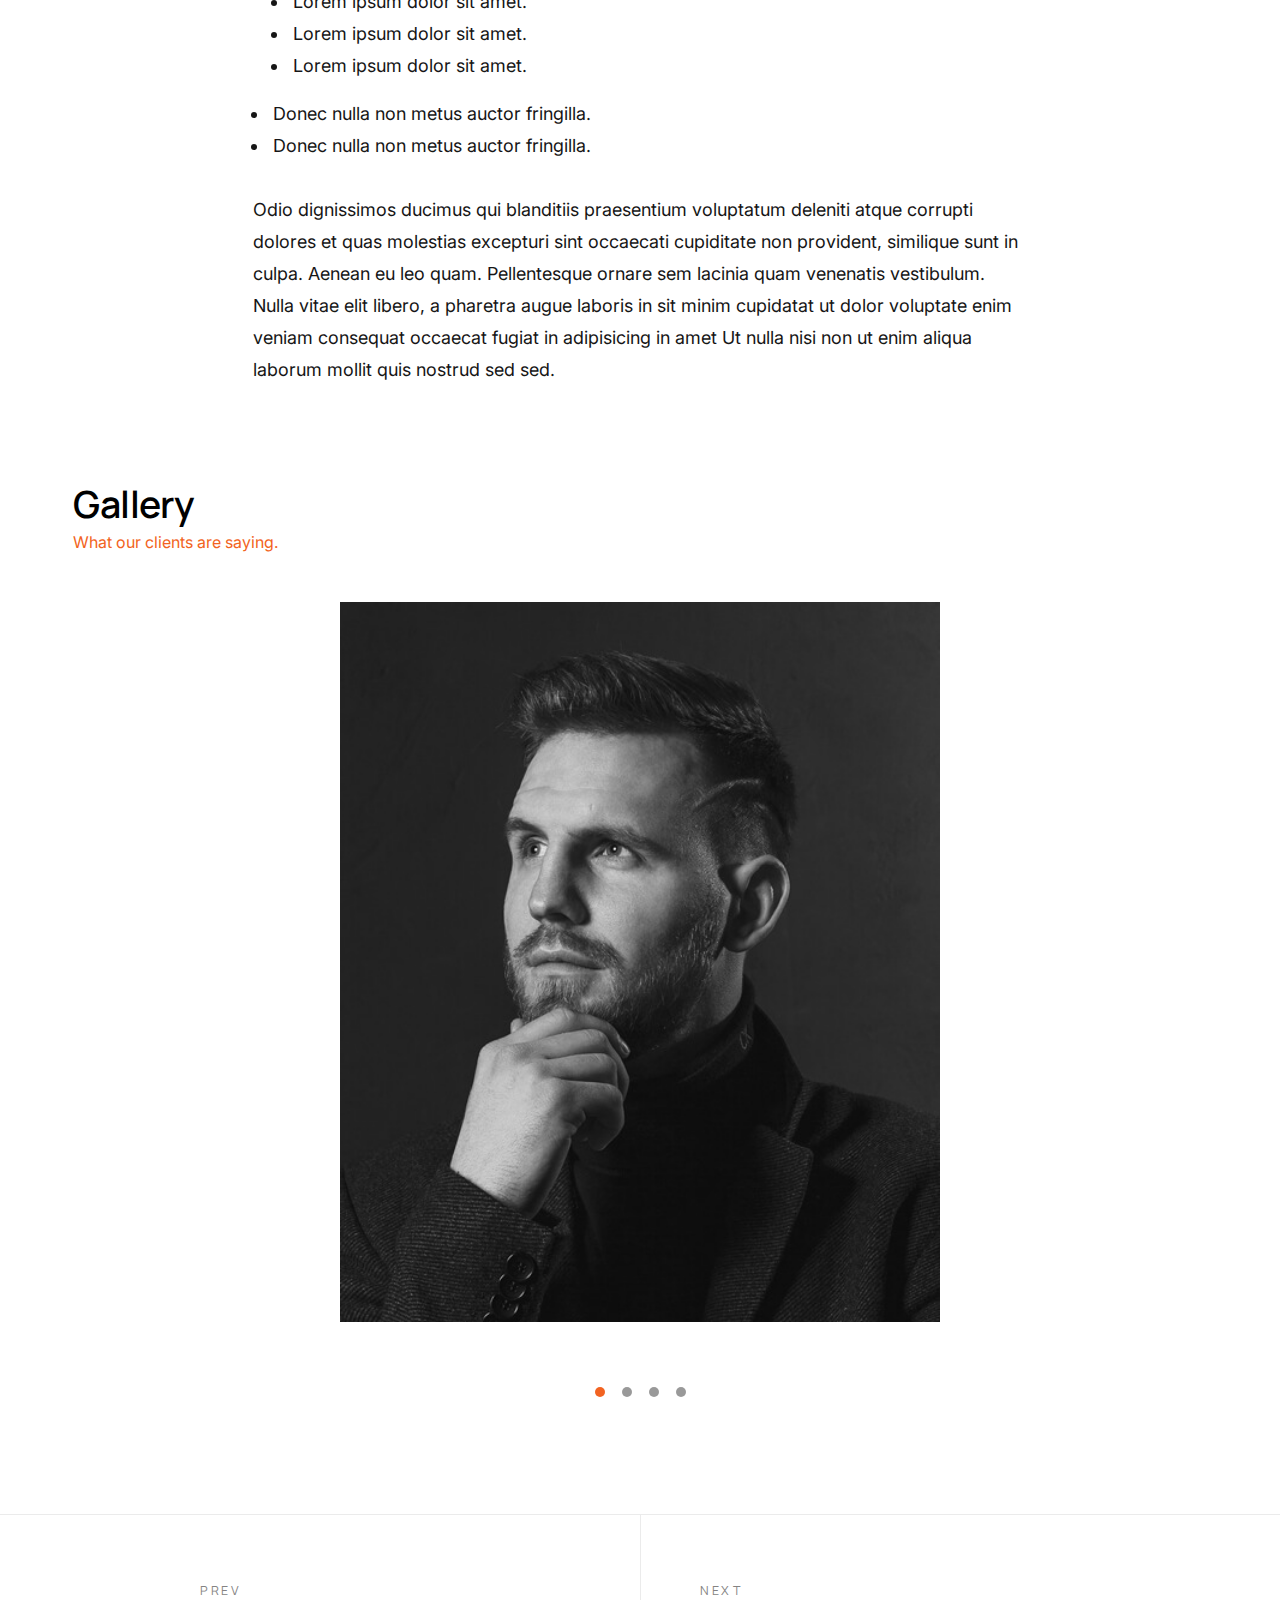
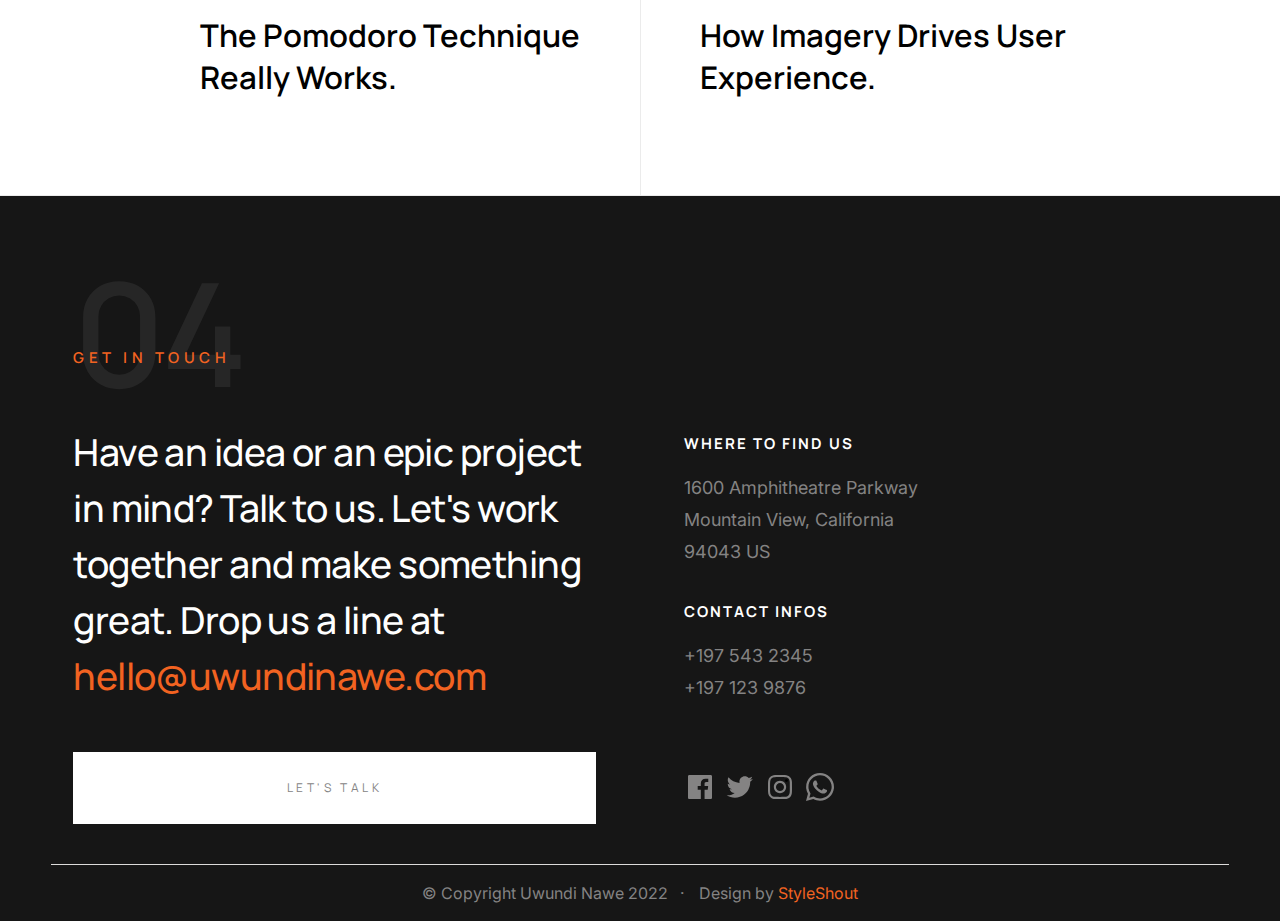
<file: Mueller_1_0_0/blog-single.html>
<!DOCTYPE html>
<html lang="en" class="no-js">
  <head>
    <!--- basic page needs
    ================================================== -->
    <meta charset="utf-8" />
    <meta name="viewport" content="width=device-width, initial-scale=1" />
    <title>Uwundi Nawe - Blog Single</title>

    <script>
      document.documentElement.classList.remove("no-js");
      document.documentElement.classList.add("js");
    </script>

    <!-- CSS
    ================================================== -->
    <link rel="stylesheet" href="css/styles.css" />
    <link rel="stylesheet" href="css/vendor.css" />

    <!-- favicons
    ================================================== -->
    <link rel="apple-touch-icon" sizes="180x180" href="apple-touch-icon.png" />
    <link rel="icon" type="image/png" sizes="32x32" href="favicon-32x32.png" />
    <link rel="icon" type="image/png" sizes="16x16" href="favicon-16x16.png" />
    <link rel="manifest" href="site.webmanifest" />
  </head>

  <body id="top">
    <!-- preloader
    ================================================== -->
    <div id="preloader">
      <div id="loader"></div>
    </div>

    <!-- page wrap
    ================================================== -->
    <div id="page" class="s-pagewrap">
      <!-- # site header 
        ================================================== -->
      <header class="s-header sticky offset scrolling">
        <div class="row s-header__inner">
          <div class="s-header__block">
            <div class="s-header__logo">
              <a class="logo" href="index.html">
                <img src="images/logo.svg" alt="Homepage" />
              </a>
            </div>

            <a class="s-header__menu-toggle" href="#0"><span>Menu</span></a>
          </div>
          <!-- end s-header__block -->

          <nav class="s-header__nav">
            <ul class="s-header__menu-links">
              <li>
                <a href="index.html">Home</a>
              </li>
              <li class="current">
                <a href="blog.html">Blog</a>
              </li>
            </ul>
            <!-- s-header__menu-links -->

            <ul class="s-header__social">
              <li>
                <a href="">
                  <svg
                    xmlns="http://www.w3.org/2000/svg"
                    width="24"
                    height="24"
                    viewBox="0 0 24 24"
                    style="fill: rgba(0, 0, 0, 1)"
                  >
                    <path
                      d="M20,3H4C3.447,3,3,3.448,3,4v16c0,0.552,0.447,1,1,1h8.615v-6.96h-2.338v-2.725h2.338v-2c0-2.325,1.42-3.592,3.5-3.592 c0.699-0.002,1.399,0.034,2.095,0.107v2.42h-1.435c-1.128,0-1.348,0.538-1.348,1.325v1.735h2.697l-0.35,2.725h-2.348V21H20 c0.553,0,1-0.448,1-1V4C21,3.448,20.553,3,20,3z"
                    ></path>
                  </svg>
                  <span class="u-screen-reader-text">Facebook</span>
                </a>
              </li>
              <li>
                <a href="">
                  <svg
                    xmlns="http://www.w3.org/2000/svg"
                    width="24"
                    height="24"
                    viewBox="0 0 24 24"
                    style="fill: rgba(0, 0, 0, 1)"
                  >
                    <path
                      d="M19.633,7.997c0.013,0.175,0.013,0.349,0.013,0.523c0,5.325-4.053,11.461-11.46,11.461c-2.282,0-4.402-0.661-6.186-1.809 c0.324,0.037,0.636,0.05,0.973,0.05c1.883,0,3.616-0.636,5.001-1.721c-1.771-0.037-3.255-1.197-3.767-2.793 c0.249,0.037,0.499,0.062,0.761,0.062c0.361,0,0.724-0.05,1.061-0.137c-1.847-0.374-3.23-1.995-3.23-3.953v-0.05 c0.537,0.299,1.16,0.486,1.82,0.511C3.534,9.419,2.823,8.184,2.823,6.787c0-0.748,0.199-1.434,0.548-2.032 c1.983,2.443,4.964,4.04,8.306,4.215c-0.062-0.3-0.1-0.611-0.1-0.923c0-2.22,1.796-4.028,4.028-4.028 c1.16,0,2.207,0.486,2.943,1.272c0.91-0.175,1.782-0.512,2.556-0.973c-0.299,0.935-0.936,1.721-1.771,2.22 c0.811-0.088,1.597-0.312,2.319-0.624C21.104,6.712,20.419,7.423,19.633,7.997z"
                    ></path>
                  </svg>
                  <span class="u-screen-reader-text">Twitter</span>
                </a>
              </li>
              <li>
                <a href="">
                  <svg
                    xmlns="http://www.w3.org/2000/svg"
                    width="24"
                    height="24"
                    viewBox="0 0 24 24"
                    style="fill: rgba(0, 0, 0, 1)"
                  >
                    <path
                      d="M11.999,7.377c-2.554,0-4.623,2.07-4.623,4.623c0,2.554,2.069,4.624,4.623,4.624c2.552,0,4.623-2.07,4.623-4.624 C16.622,9.447,14.551,7.377,11.999,7.377L11.999,7.377z M11.999,15.004c-1.659,0-3.004-1.345-3.004-3.003 c0-1.659,1.345-3.003,3.004-3.003s3.002,1.344,3.002,3.003C15.001,13.659,13.658,15.004,11.999,15.004L11.999,15.004z"
                    ></path>
                    <circle cx="16.806" cy="7.207" r="1.078"></circle>
                    <path
                      d="M20.533,6.111c-0.469-1.209-1.424-2.165-2.633-2.632c-0.699-0.263-1.438-0.404-2.186-0.42 c-0.963-0.042-1.268-0.054-3.71-0.054s-2.755,0-3.71,0.054C7.548,3.074,6.809,3.215,6.11,3.479C4.9,3.946,3.945,4.902,3.477,6.111 c-0.263,0.7-0.404,1.438-0.419,2.186c-0.043,0.962-0.056,1.267-0.056,3.71c0,2.442,0,2.753,0.056,3.71 c0.015,0.748,0.156,1.486,0.419,2.187c0.469,1.208,1.424,2.164,2.634,2.632c0.696,0.272,1.435,0.426,2.185,0.45 c0.963,0.042,1.268,0.055,3.71,0.055s2.755,0,3.71-0.055c0.747-0.015,1.486-0.157,2.186-0.419c1.209-0.469,2.164-1.424,2.633-2.633 c0.263-0.7,0.404-1.438,0.419-2.186c0.043-0.962,0.056-1.267,0.056-3.71s0-2.753-0.056-3.71C20.941,7.57,20.801,6.819,20.533,6.111z M19.315,15.643c-0.007,0.576-0.111,1.147-0.311,1.688c-0.305,0.787-0.926,1.409-1.712,1.711c-0.535,0.199-1.099,0.303-1.67,0.311 c-0.95,0.044-1.218,0.055-3.654,0.055c-2.438,0-2.687,0-3.655-0.055c-0.569-0.007-1.135-0.112-1.669-0.311 c-0.789-0.301-1.414-0.923-1.719-1.711c-0.196-0.534-0.302-1.099-0.311-1.669c-0.043-0.95-0.053-1.218-0.053-3.654 c0-2.437,0-2.686,0.053-3.655c0.007-0.576,0.111-1.146,0.311-1.687c0.305-0.789,0.93-1.41,1.719-1.712 c0.534-0.198,1.1-0.303,1.669-0.311c0.951-0.043,1.218-0.055,3.655-0.055c2.437,0,2.687,0,3.654,0.055 c0.571,0.007,1.135,0.112,1.67,0.311c0.786,0.303,1.407,0.925,1.712,1.712c0.196,0.534,0.302,1.099,0.311,1.669 c0.043,0.951,0.054,1.218,0.054,3.655c0,2.436,0,2.698-0.043,3.654H19.315z"
                    ></path>
                  </svg>
                  <span class="u-screen-reader-text">Instagram</span>
                </a>
              </li>
              <li>
                <a href="">
                  <svg
                    xmlns="http://www.w3.org/2000/svg"
                    width="24"
                    height="24"
                    viewBox="0 0 448 512"
                    style="fill: rgba(0, 0, 0, 1)"
                  >
                    <path
                      d="M380.9 97.1C339 55.1 283.2 32 223.9 32c-122.4 0-222 99.6-222 222 0 39.1 10.2 77.3 29.6 111L0 480l117.7-30.9c32.4 17.7 68.9 27 106.1 27h.1c122.3 0 224.1-99.6 224.1-222 0-59.3-25.2-115-67.1-157zm-157 341.6c-33.2 0-65.7-8.9-94-25.7l-6.7-4-69.8 18.3L72 359.2l-4.4-7c-18.5-29.4-28.2-63.3-28.2-98.2 0-101.7 82.8-184.5 184.6-184.5 49.3 0 95.6 19.2 130.4 54.1 34.8 34.9 56.2 81.2 56.1 130.5 0 101.8-84.9 184.6-186.6 184.6zm101.2-138.2c-5.5-2.8-32.8-16.2-37.9-18-5.1-1.9-8.8-2.8-12.5 2.8-3.7 5.6-14.3 18-17.6 21.8-3.2 3.7-6.5 4.2-12 1.4-32.6-16.3-54-29.1-75.5-66-5.7-9.8 5.7-9.1 16.3-30.3 1.8-3.7.9-6.9-.5-9.7-1.4-2.8-12.5-30.1-17.1-41.2-4.5-10.8-9.1-9.3-12.5-9.5-3.2-.2-6.9-.2-10.6-.2-3.7 0-9.7 1.4-14.8 6.9-5.1 5.6-19.4 19-19.4 46.3 0 27.3 19.9 53.7 22.6 57.4 2.8 3.7 39.1 59.7 94.8 83.8 35.2 15.2 49 16.5 66.6 13.9 10.7-1.6 32.8-13.4 37.4-26.4 4.6-13 4.6-24.1 3.2-26.4-1.3-2.5-5-3.9-10.5-6.6z"
                    ></path>
                  </svg>
                  <span class="u-screen-reader-text">Whatsapp</span>
                </a>
              </li>
            </ul>
            <!-- s-header__social -->
          </nav>
          <!-- end s-header__nav -->
        </div>
        <!-- end s-header__inner -->
      </header>
      <!-- end s-header -->

      <!-- blog content
    ================================================== -->
      <div class="blog-content no-padding-bottom">
        <div class="row blog-post-wrap">
          <div class="column large-12">
            <article class="blog-post">
              <div class="blog-post__header">
                <h1 class="blog-post__title">
                  Less is More: How a Minimalist Approach Helps Us Design
                  Better.
                </h1>

                <div class="blog-post__meta">
                  <div class="blog-post__date">June 05, 2020</div>
                </div>
              </div>
              <!-- blog-post__header -->

              <div class="blog-post__thumb">
                <img
                  src="images/thumbs/post/minimalist-1800.jpg"
                  srcset="
                    images/thumbs/post/minimalist-2400.jpg 2400w,
                    images/thumbs/post/minimalist-1800.jpg 1800w,
                    images/thumbs/post/minimalist-600.jpg   600w
                  "
                  sizes="(max-width: 2400px) 100vw, 2400px"
                  alt=""
                />
              </div>
              <!-- blog-post__thumb -->

              <div class="blog-post__content">
                <p class="lead drop-cap">
                  Duis ex ad cupidatat tempor Excepteur cillum cupidatat fugiat
                  nostrud cupidatat dolor sunt sint sit nisi est eu exercitation
                  incididunt adipisicing veniam velit id fugiat enim mollit amet
                  anim veniam dolor dolor irure velit commodo cillum sit nulla
                  ullamco magna amet magna cupidatat qui labore cillum sit in
                  tempor veniam consequat non. Duis ex ad cupidatat tempor
                  Excepteur cillum cupidatat cupidatat dolor sunt sint.
                </p>

                <p>
                  Duis ex ad cupidatat tempor Excepteur cillum cupidatat fugiat
                  nostrud cupidatat dolor sunt sint sit nisi est eu exercitation
                  incididunt adipisicing veniam velit id fugiat enim mollit amet
                  anim veniam dolor dolor irure velit commodo cillum sit nulla
                  ullamco magna amet magna cupidatat qui labore cillum sit in
                  tempor veniam consequat non laborum adipisicing aliqua ea nisi
                  sint ut quis proident ullamco ut dolore culpa occaecat ut
                  laboris in sit minim cupidatat ut dolor voluptate enim veniam
                  consequat occaecat fugiat in adipisicing in amet Ut nulla nisi
                  non ut enim aliqua laborum mollit quis nostrud sed sed.
                </p>

                <p>
                  <img
                    src="images/wheel-1000.jpg"
                    srcset="
                      images/wheel-2000.jpg 2000w,
                      images/wheel-1000.jpg 1000w,
                      images/wheel-500.jpg   500w
                    "
                    sizes="(max-width: 2000px) 100vw, 2000px"
                    alt=""
                  />
                </p>

                <h2>Large Heading</h2>

                <p>
                  Harum quidem rerum facilis est et expedita distinctio. Nam
                  libero tempore, cum soluta nobis est eligendi optio cumque
                  nihil impedit quo minus
                  <a href="http://#">omnis voluptas assumenda est</a> id quod
                  maxime placeat facere possimus, omnis dolor repellendus.
                  Temporibus autem quibusdam et aut officiis debitis aut rerum
                  necessitatibus saepe eveniet ut et.
                </p>

                <p>
                  Odio dignissimos ducimus qui blanditiis praesentium voluptatum
                  deleniti atque corrupti dolores et quas molestias excepturi
                  sint occaecati cupiditate non provident, similique sunt in
                  culpa. Aenean eu leo quam. Pellentesque ornare sem lacinia
                  quam venenatis vestibulum. Nulla vitae elit libero, a pharetra
                  augue laboris in sit minim cupidatat ut dolor voluptate enim
                  veniam consequat occaecat fugiat in adipisicing in amet Ut
                  nulla nisi non ut enim aliqua laborum mollit quis nostrud sed
                  sed.
                </p>

                <h3>Smaller Heading</h3>

                <p>
                  Odio dignissimos ducimus qui blanditiis praesentium voluptatum
                  deleniti atque corrupti dolores et quas molestias excepturi
                  sint occaecati cupiditate non provident, similique sunt in
                  culpa. Aenean eu leo quam. Pellentesque ornare sem lacinia
                  quam venenatis vestibulum. Nulla vitae elit libero, a pharetra
                  augue laboris in sit minim cupidatat ut dolor voluptate enim
                  veniam consequat occaecat fugiat in adipisicing in amet Ut
                  nulla nisi non ut enim aliqua laborum mollit quis nostrud sed
                  sed.
                </p>

                <p>
                  Odio dignissimos ducimus qui blanditiis praesentium voluptatum
                  deleniti atque corrupti dolores et quas molestias excepturi
                  sint occaecati cupiditate non provident, similique sunt in
                  culpa. Aenean eu leo quam. Pellentesque ornare sem lacinia
                  quam venenatis vestibulum. Nulla vitae elit libero, a pharetra
                  augue laboris in sit minim cupidatat ut dolor voluptate enim
                  veniam consequat occaecat fugiat in adipisicing in amet Ut
                  nulla nisi non ut enim aliqua laborum mollit quis nostrud sed
                  sed.
                </p>

                <ul>
                  <li>
                    Donec nulla non metus auctor fringilla.
                    <ul>
                      <li>Lorem ipsum dolor sit amet.</li>
                      <li>Lorem ipsum dolor sit amet.</li>
                      <li>Lorem ipsum dolor sit amet.</li>
                    </ul>
                  </li>
                  <li>Donec nulla non metus auctor fringilla.</li>
                  <li>Donec nulla non metus auctor fringilla.</li>
                </ul>

                <p>
                  Odio dignissimos ducimus qui blanditiis praesentium voluptatum
                  deleniti atque corrupti dolores et quas molestias excepturi
                  sint occaecati cupiditate non provident, similique sunt in
                  culpa. Aenean eu leo quam. Pellentesque ornare sem lacinia
                  quam venenatis vestibulum. Nulla vitae elit libero, a pharetra
                  augue laboris in sit minim cupidatat ut dolor voluptate enim
                  veniam consequat occaecat fugiat in adipisicing in amet Ut
                  nulla nisi non ut enim aliqua laborum mollit quis nostrud sed
                  sed.
                </p>
              </div>
              <!-- end blog-post__content -->
            </article>
            <!-- blog post -->
          </div>
          <!-- column -->
        </div>
        <!-- end blog-post-wrap -->

        <!-- gallery
    ================================================== -->
        <section id="gallery" class="s-gallery">
          <div class="row section-head">
            <div class="column medium-12">
              <h2>Gallery</h2>
              <p class="desc">What our clients are saying.</p>
            </div>
          </div>
          <!-- end section-head -->

          <div class="row collapse">
            <div class="column gallery-slider-outer">
              <div class="gallery-slider">
                <div class="gallery-slider__slide">
                  <div class="gallery-slider_image">
                    <img src="images/team/team-member-01.jpg" alt="" />
                  </div>
                </div>
                <!-- end gallery__slide -->

                <div class="gallery-slider__slide">
                  <div class="gallery-slider_image">
                    <img src="images/thumbs/post/startup-1800.jpg" alt="" />
                  </div>
                </div>
                <!-- end gallery__slide -->

                <div class="gallery-slider__slide">
                  <div class="gallery-slider_image">
                    <img src="images/wheel-2000.jpg" alt="" />
                  </div>
                </div>
                <!-- end gallery__slide -->
                <div class="gallery-slider__slide">
                  <div class="gallery-slider_image">
                    <img src="images/thumbs/post/startup-1800.jpg" alt="" />
                  </div>
                </div>
                <!-- end gallery__slide -->
              </div>
              <!-- end gallery slider -->
            </div>
            <!-- end column -->
          </div>
          <!-- end row -->
        </section>
        <!-- end s-gallery -->

        <div class="blog-post-nav-wrap">
          <div class="row blog-post-nav">
            <div class="column large-6 tab-12 blog-post-nav__prev">
              <a href="#0" rel="prev">
                <span>Prev</span>
                The Pomodoro Technique Really Works.
              </a>
            </div>
            <div class="column large-6 tab-12 blog-post-nav__next">
              <a href="#0" rel="next">
                <span>Next</span>
                How Imagery Drives User Experience.
              </a>
            </div>
          </div>
        </div>
        <!-- end blog-post-nav-wrap -->
      </div>
      <!-- end blog-content -->

      <!-- # site-footer
        ================================================== -->
      <footer class="s-footer">
        <div
          class="row section-header light-on-dark footer-header"
          data-num="04"
        >
          <h3 class="column lg-12 section-header__pretitle text-pretitle">
            Get In Touch
          </h3>
          <div class="column lg-6 stack-on-1100 section-header__primary">
            <h2 class="title text-display-1">
              Have an idea or an epic project in mind? Talk to us. Let's work
              together and make something great. Drop us a line at
              <a href="mailto:#0" title="">hello@uwundinawe.com</a>
            </h2>
          </div>
          <div class="column lg-6 stack-on-1100 section-header__secondary">
            <div class="contact-block">
              <h6>Where To Find Us</h6>
              <p>
                1600 Amphitheatre Parkway <br />
                Mountain View, California <br />
                94043 US
              </p>
            </div>

            <div class="contact-block">
              <h6>Contact Infos</h6>
              <ul class="contact-list">
                <li><a href="tel:197-543-2345">+197 543 2345</a></li>
                <li><a href="tel:197-123-9876">+197 123 9876</a></li>
              </ul>
            </div>
          </div>
        </div>
        <!-- end section-header -->

        <div
          class="row list-block block-lg-one-half block-tab-whole block-stack-on-1000 s-footer__btns"
        >
          <div class="column list-block__item">
            <div class="s-footer__contact-btn">
              <a href="mailto:#0" class="btn btn--primary u-fullwidth">
                Let's Talk
              </a>
            </div>
          </div>
          <div class="column lg-6 tab-12">
            <ul class="s-footer__social">
              <li>
                <a href="">
                  <svg
                    xmlns="http://www.w3.org/2000/svg"
                    width="24"
                    height="24"
                    viewBox="0 0 24 24"
                    style="fill: rgba(0, 0, 0, 1)"
                  >
                    <path
                      d="M20,3H4C3.447,3,3,3.448,3,4v16c0,0.552,0.447,1,1,1h8.615v-6.96h-2.338v-2.725h2.338v-2c0-2.325,1.42-3.592,3.5-3.592 c0.699-0.002,1.399,0.034,2.095,0.107v2.42h-1.435c-1.128,0-1.348,0.538-1.348,1.325v1.735h2.697l-0.35,2.725h-2.348V21H20 c0.553,0,1-0.448,1-1V4C21,3.448,20.553,3,20,3z"
                    ></path>
                  </svg>
                  <span class="u-screen-reader-text">Facebook</span>
                </a>
              </li>
              <li>
                <a href="">
                  <svg
                    xmlns="http://www.w3.org/2000/svg"
                    width="24"
                    height="24"
                    viewBox="0 0 24 24"
                    style="fill: rgba(0, 0, 0, 1)"
                  >
                    <path
                      d="M19.633,7.997c0.013,0.175,0.013,0.349,0.013,0.523c0,5.325-4.053,11.461-11.46,11.461c-2.282,0-4.402-0.661-6.186-1.809 c0.324,0.037,0.636,0.05,0.973,0.05c1.883,0,3.616-0.636,5.001-1.721c-1.771-0.037-3.255-1.197-3.767-2.793 c0.249,0.037,0.499,0.062,0.761,0.062c0.361,0,0.724-0.05,1.061-0.137c-1.847-0.374-3.23-1.995-3.23-3.953v-0.05 c0.537,0.299,1.16,0.486,1.82,0.511C3.534,9.419,2.823,8.184,2.823,6.787c0-0.748,0.199-1.434,0.548-2.032 c1.983,2.443,4.964,4.04,8.306,4.215c-0.062-0.3-0.1-0.611-0.1-0.923c0-2.22,1.796-4.028,4.028-4.028 c1.16,0,2.207,0.486,2.943,1.272c0.91-0.175,1.782-0.512,2.556-0.973c-0.299,0.935-0.936,1.721-1.771,2.22 c0.811-0.088,1.597-0.312,2.319-0.624C21.104,6.712,20.419,7.423,19.633,7.997z"
                    ></path>
                  </svg>
                  <span class="u-screen-reader-text">Twitter</span>
                </a>
              </li>
              <li>
                <a href="">
                  <svg
                    xmlns="http://www.w3.org/2000/svg"
                    width="24"
                    height="24"
                    viewBox="0 0 24 24"
                    style="fill: rgba(0, 0, 0, 1)"
                  >
                    <path
                      d="M11.999,7.377c-2.554,0-4.623,2.07-4.623,4.623c0,2.554,2.069,4.624,4.623,4.624c2.552,0,4.623-2.07,4.623-4.624 C16.622,9.447,14.551,7.377,11.999,7.377L11.999,7.377z M11.999,15.004c-1.659,0-3.004-1.345-3.004-3.003 c0-1.659,1.345-3.003,3.004-3.003s3.002,1.344,3.002,3.003C15.001,13.659,13.658,15.004,11.999,15.004L11.999,15.004z"
                    ></path>
                    <circle cx="16.806" cy="7.207" r="1.078"></circle>
                    <path
                      d="M20.533,6.111c-0.469-1.209-1.424-2.165-2.633-2.632c-0.699-0.263-1.438-0.404-2.186-0.42 c-0.963-0.042-1.268-0.054-3.71-0.054s-2.755,0-3.71,0.054C7.548,3.074,6.809,3.215,6.11,3.479C4.9,3.946,3.945,4.902,3.477,6.111 c-0.263,0.7-0.404,1.438-0.419,2.186c-0.043,0.962-0.056,1.267-0.056,3.71c0,2.442,0,2.753,0.056,3.71 c0.015,0.748,0.156,1.486,0.419,2.187c0.469,1.208,1.424,2.164,2.634,2.632c0.696,0.272,1.435,0.426,2.185,0.45 c0.963,0.042,1.268,0.055,3.71,0.055s2.755,0,3.71-0.055c0.747-0.015,1.486-0.157,2.186-0.419c1.209-0.469,2.164-1.424,2.633-2.633 c0.263-0.7,0.404-1.438,0.419-2.186c0.043-0.962,0.056-1.267,0.056-3.71s0-2.753-0.056-3.71C20.941,7.57,20.801,6.819,20.533,6.111z M19.315,15.643c-0.007,0.576-0.111,1.147-0.311,1.688c-0.305,0.787-0.926,1.409-1.712,1.711c-0.535,0.199-1.099,0.303-1.67,0.311 c-0.95,0.044-1.218,0.055-3.654,0.055c-2.438,0-2.687,0-3.655-0.055c-0.569-0.007-1.135-0.112-1.669-0.311 c-0.789-0.301-1.414-0.923-1.719-1.711c-0.196-0.534-0.302-1.099-0.311-1.669c-0.043-0.95-0.053-1.218-0.053-3.654 c0-2.437,0-2.686,0.053-3.655c0.007-0.576,0.111-1.146,0.311-1.687c0.305-0.789,0.93-1.41,1.719-1.712 c0.534-0.198,1.1-0.303,1.669-0.311c0.951-0.043,1.218-0.055,3.655-0.055c2.437,0,2.687,0,3.654,0.055 c0.571,0.007,1.135,0.112,1.67,0.311c0.786,0.303,1.407,0.925,1.712,1.712c0.196,0.534,0.302,1.099,0.311,1.669 c0.043,0.951,0.054,1.218,0.054,3.655c0,2.436,0,2.698-0.043,3.654H19.315z"
                    ></path>
                  </svg>
                  <span class="u-screen-reader-text">Instagram</span>
                </a>
              </li>
              <li>
                <a href="">
                  <svg
                    xmlns="http://www.w3.org/2000/svg"
                    width="24"
                    height="24"
                    viewBox="0 0 448 512"
                    style="fill: rgba(0, 0, 0, 1)"
                  >
                    <!--! Font Awesome Free 6.4.2 by @fontawesome - https://fontawesome.com License - https://fontawesome.com/license/free (Icons: CC BY 4.0, Fonts: SIL OFL 1.1, Code: MIT License) Copyright 2023 Fonticons, Inc. -->
                    <path
                      d="M380.9 97.1C339 55.1 283.2 32 223.9 32c-122.4 0-222 99.6-222 222 0 39.1 10.2 77.3 29.6 111L0 480l117.7-30.9c32.4 17.7 68.9 27 106.1 27h.1c122.3 0 224.1-99.6 224.1-222 0-59.3-25.2-115-67.1-157zm-157 341.6c-33.2 0-65.7-8.9-94-25.7l-6.7-4-69.8 18.3L72 359.2l-4.4-7c-18.5-29.4-28.2-63.3-28.2-98.2 0-101.7 82.8-184.5 184.6-184.5 49.3 0 95.6 19.2 130.4 54.1 34.8 34.9 56.2 81.2 56.1 130.5 0 101.8-84.9 184.6-186.6 184.6zm101.2-138.2c-5.5-2.8-32.8-16.2-37.9-18-5.1-1.9-8.8-2.8-12.5 2.8-3.7 5.6-14.3 18-17.6 21.8-3.2 3.7-6.5 4.2-12 1.4-32.6-16.3-54-29.1-75.5-66-5.7-9.8 5.7-9.1 16.3-30.3 1.8-3.7.9-6.9-.5-9.7-1.4-2.8-12.5-30.1-17.1-41.2-4.5-10.8-9.1-9.3-12.5-9.5-3.2-.2-6.9-.2-10.6-.2-3.7 0-9.7 1.4-14.8 6.9-5.1 5.6-19.4 19-19.4 46.3 0 27.3 19.9 53.7 22.6 57.4 2.8 3.7 39.1 59.7 94.8 83.8 35.2 15.2 49 16.5 66.6 13.9 10.7-1.6 32.8-13.4 37.4-26.4 4.6-13 4.6-24.1 3.2-26.4-1.3-2.5-5-3.9-10.5-6.6z"
                    />
                  </svg>
                  <span class="u-screen-reader-text">Whatsapp</span>
                </a>
              </li>
            </ul>
          </div>
          <!--end social footer-->
        </div>
        <!-- end s-footer__btns -->

        <div class="row s-footer__bottom">
          <div class="ss-copyright">
            <span>© Copyright Uwundi Nawe 2022</span>
            <span
              >Design by
              <a href="https://www.styleshout.com/">StyleShout</a></span
            >
          </div>
        </div>
        <!-- s-footer__bottom -->

        <div class="ss-go-top">
          <a class="smoothscroll" title="Back to Top" href="#top">
            <svg
              xmlns="http://www.w3.org/2000/svg"
              width="24"
              height="24"
              viewBox="0 0 24 24"
              style="fill: rgba(0, 0, 0, 1)"
            >
              <path d="M6 4h12v2H6zm5 10v6h2v-6h5l-6-6-6 6z"></path>
            </svg>
          </a>
        </div>
        <!-- end ss-go-top -->
      </footer>
      <!-- end footer -->
    </div>
    <!-- Java Script
    ================================================== -->
    <script src="js/jquery-3.2.1.min.js"></script>
    <script src="js/plugins.js"></script>
    <script src="js/main.js"></script>
  </body>
</html>
</file>
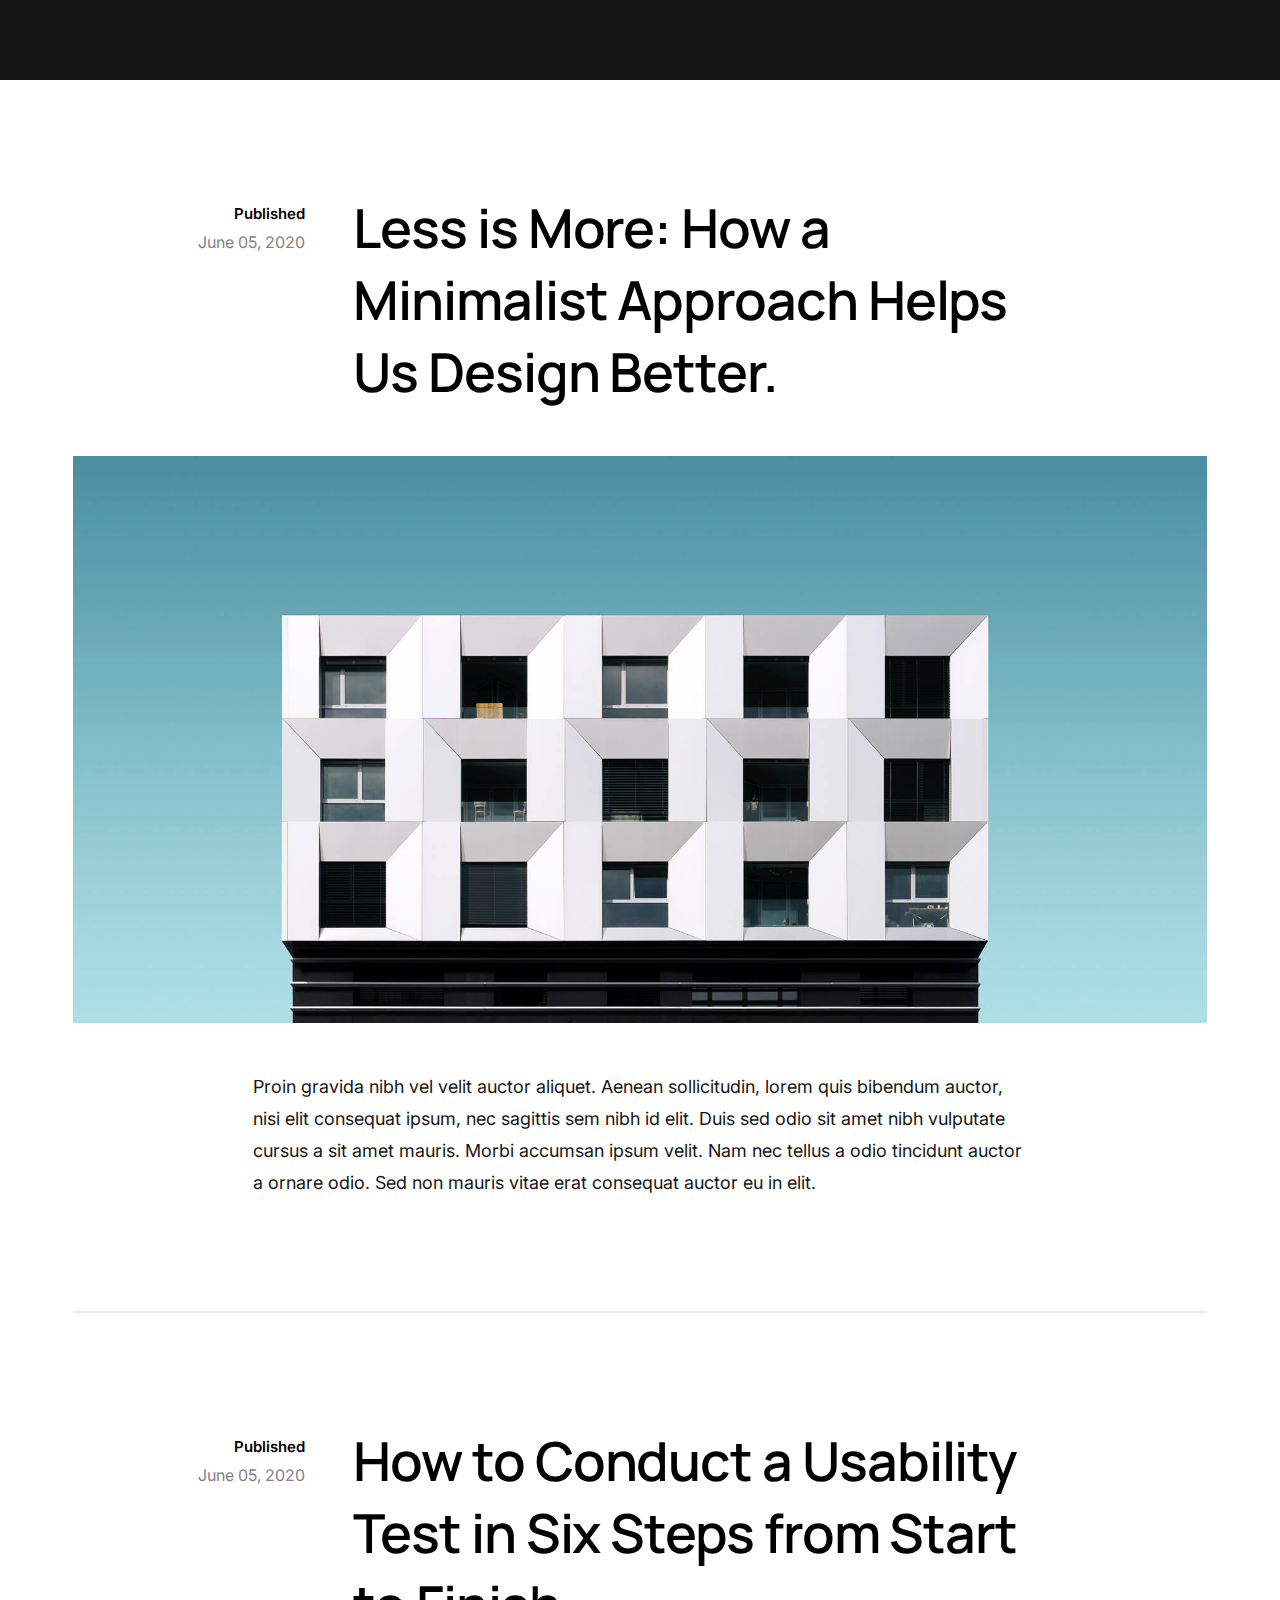
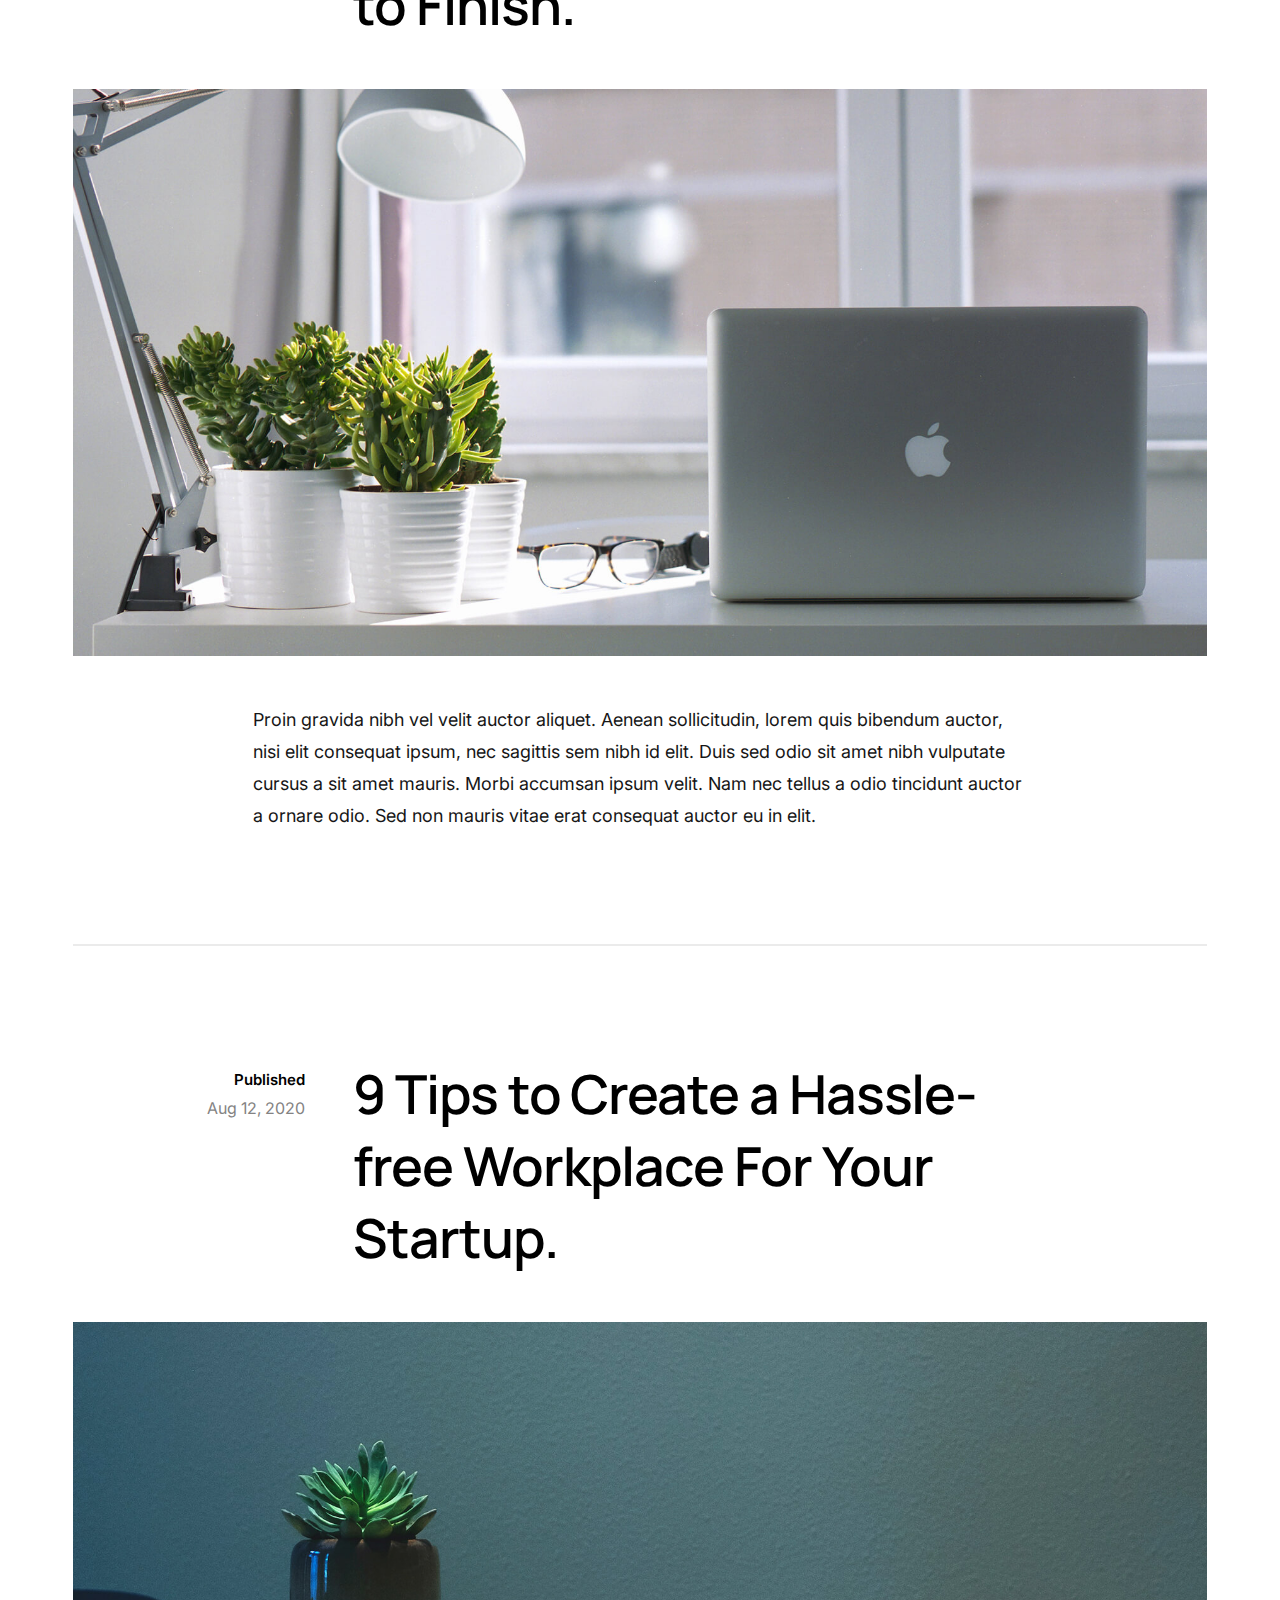
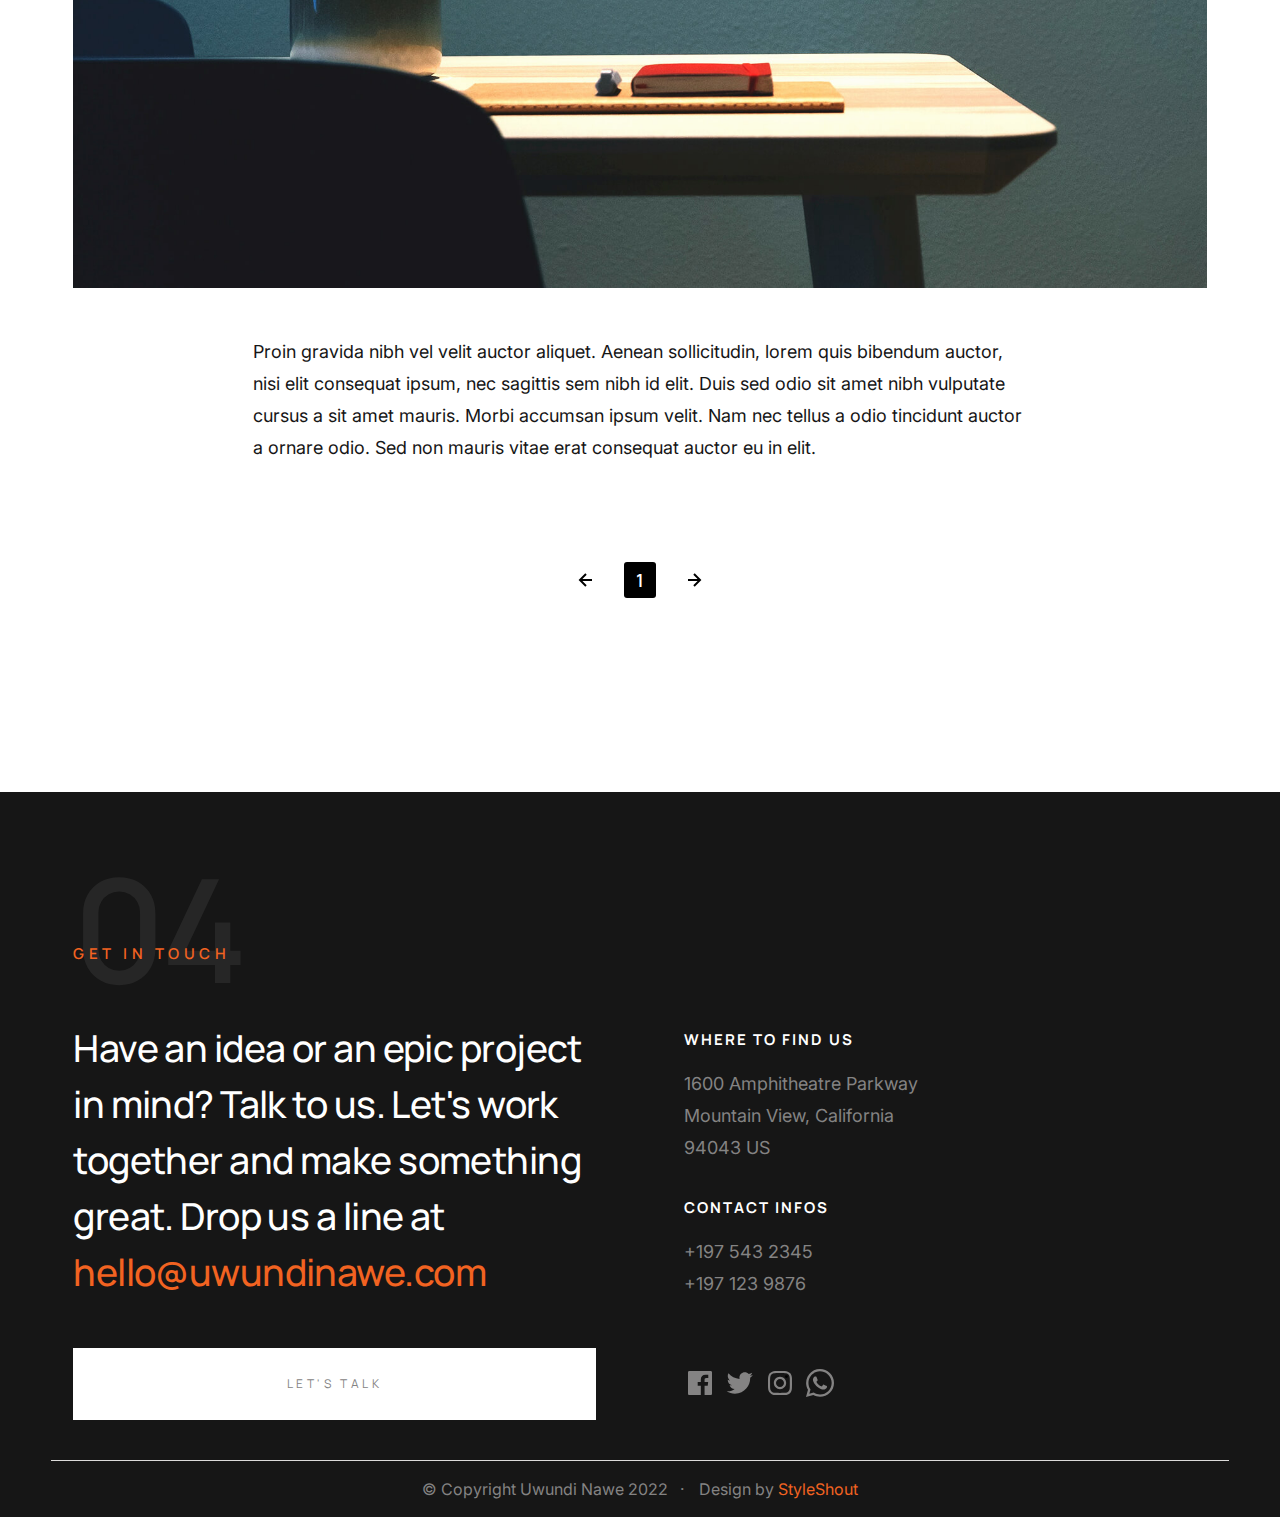
<file: Mueller_1_0_0/blog.html>
<!DOCTYPE html>
<html lang="en" class="no-js">
  <head>
    <!--- basic page needs
    ================================================== -->
    <meta charset="utf-8" />
    <meta name="viewport" content="width=device-width, initial-scale=1" />
    <title>Uwundi Nawe - Blog</title>

    <script>
      document.documentElement.classList.remove("no-js");
      document.documentElement.classList.add("js");
    </script>

    <!-- CSS
    ================================================== -->
    <link rel="stylesheet" href="css/vendor.css" />
    <link rel="stylesheet" href="css/styles.css" />

    <!-- favicons
    ================================================== -->
    <link rel="apple-touch-icon" sizes="180x180" href="apple-touch-icon.png" />
    <link rel="icon" type="image/png" sizes="32x32" href="favicon-32x32.png" />
    <link rel="icon" type="image/png" sizes="16x16" href="favicon-16x16.png" />
    <link rel="manifest" href="site.webmanifest" />
  </head>

  <body id="top">
    <!-- preloader
    ================================================== -->
    <div id="preloader">
      <div id="loader"></div>
    </div>

    <!-- page wrap
    ================================================== -->
    <div id="page" class="s-pagewrap">
      <!-- # site header 
        ================================================== -->
      <header class="s-header sticky offset scrolling">
        <div class="row s-header__inner">
          <div class="s-header__block">
            <div class="s-header__logo">
              <a class="logo" href="index.html">
                <img src="images/logo.svg" alt="Homepage" />
              </a>
            </div>

            <a class="s-header__menu-toggle" href="#0"><span>Menu</span></a>
          </div>
          <!-- end s-header__block -->

          <nav class="s-header__nav">
            <ul class="s-header__menu-links">
              <li>
                <a href="index.html">Home</a>
              </li>
              <li class="current">
                <a href="#blog" class="smoothscroll">Blog</a>
              </li>
            </ul>
            <!-- s-header__menu-links -->

            <ul class="s-header__social">
              <li>
                <a href="">
                  <svg
                    xmlns="http://www.w3.org/2000/svg"
                    width="24"
                    height="24"
                    viewBox="0 0 24 24"
                    style="fill: rgba(0, 0, 0, 1)"
                  >
                    <path
                      d="M20,3H4C3.447,3,3,3.448,3,4v16c0,0.552,0.447,1,1,1h8.615v-6.96h-2.338v-2.725h2.338v-2c0-2.325,1.42-3.592,3.5-3.592 c0.699-0.002,1.399,0.034,2.095,0.107v2.42h-1.435c-1.128,0-1.348,0.538-1.348,1.325v1.735h2.697l-0.35,2.725h-2.348V21H20 c0.553,0,1-0.448,1-1V4C21,3.448,20.553,3,20,3z"
                    ></path>
                  </svg>
                  <span class="u-screen-reader-text">Facebook</span>
                </a>
              </li>
              <li>
                <a href="">
                  <svg
                    xmlns="http://www.w3.org/2000/svg"
                    width="24"
                    height="24"
                    viewBox="0 0 24 24"
                    style="fill: rgba(0, 0, 0, 1)"
                  >
                    <path
                      d="M19.633,7.997c0.013,0.175,0.013,0.349,0.013,0.523c0,5.325-4.053,11.461-11.46,11.461c-2.282,0-4.402-0.661-6.186-1.809 c0.324,0.037,0.636,0.05,0.973,0.05c1.883,0,3.616-0.636,5.001-1.721c-1.771-0.037-3.255-1.197-3.767-2.793 c0.249,0.037,0.499,0.062,0.761,0.062c0.361,0,0.724-0.05,1.061-0.137c-1.847-0.374-3.23-1.995-3.23-3.953v-0.05 c0.537,0.299,1.16,0.486,1.82,0.511C3.534,9.419,2.823,8.184,2.823,6.787c0-0.748,0.199-1.434,0.548-2.032 c1.983,2.443,4.964,4.04,8.306,4.215c-0.062-0.3-0.1-0.611-0.1-0.923c0-2.22,1.796-4.028,4.028-4.028 c1.16,0,2.207,0.486,2.943,1.272c0.91-0.175,1.782-0.512,2.556-0.973c-0.299,0.935-0.936,1.721-1.771,2.22 c0.811-0.088,1.597-0.312,2.319-0.624C21.104,6.712,20.419,7.423,19.633,7.997z"
                    ></path>
                  </svg>
                  <span class="u-screen-reader-text">Twitter</span>
                </a>
              </li>
              <li>
                <a href="">
                  <svg
                    xmlns="http://www.w3.org/2000/svg"
                    width="24"
                    height="24"
                    viewBox="0 0 24 24"
                    style="fill: rgba(0, 0, 0, 1)"
                  >
                    <path
                      d="M11.999,7.377c-2.554,0-4.623,2.07-4.623,4.623c0,2.554,2.069,4.624,4.623,4.624c2.552,0,4.623-2.07,4.623-4.624 C16.622,9.447,14.551,7.377,11.999,7.377L11.999,7.377z M11.999,15.004c-1.659,0-3.004-1.345-3.004-3.003 c0-1.659,1.345-3.003,3.004-3.003s3.002,1.344,3.002,3.003C15.001,13.659,13.658,15.004,11.999,15.004L11.999,15.004z"
                    ></path>
                    <circle cx="16.806" cy="7.207" r="1.078"></circle>
                    <path
                      d="M20.533,6.111c-0.469-1.209-1.424-2.165-2.633-2.632c-0.699-0.263-1.438-0.404-2.186-0.42 c-0.963-0.042-1.268-0.054-3.71-0.054s-2.755,0-3.71,0.054C7.548,3.074,6.809,3.215,6.11,3.479C4.9,3.946,3.945,4.902,3.477,6.111 c-0.263,0.7-0.404,1.438-0.419,2.186c-0.043,0.962-0.056,1.267-0.056,3.71c0,2.442,0,2.753,0.056,3.71 c0.015,0.748,0.156,1.486,0.419,2.187c0.469,1.208,1.424,2.164,2.634,2.632c0.696,0.272,1.435,0.426,2.185,0.45 c0.963,0.042,1.268,0.055,3.71,0.055s2.755,0,3.71-0.055c0.747-0.015,1.486-0.157,2.186-0.419c1.209-0.469,2.164-1.424,2.633-2.633 c0.263-0.7,0.404-1.438,0.419-2.186c0.043-0.962,0.056-1.267,0.056-3.71s0-2.753-0.056-3.71C20.941,7.57,20.801,6.819,20.533,6.111z M19.315,15.643c-0.007,0.576-0.111,1.147-0.311,1.688c-0.305,0.787-0.926,1.409-1.712,1.711c-0.535,0.199-1.099,0.303-1.67,0.311 c-0.95,0.044-1.218,0.055-3.654,0.055c-2.438,0-2.687,0-3.655-0.055c-0.569-0.007-1.135-0.112-1.669-0.311 c-0.789-0.301-1.414-0.923-1.719-1.711c-0.196-0.534-0.302-1.099-0.311-1.669c-0.043-0.95-0.053-1.218-0.053-3.654 c0-2.437,0-2.686,0.053-3.655c0.007-0.576,0.111-1.146,0.311-1.687c0.305-0.789,0.93-1.41,1.719-1.712 c0.534-0.198,1.1-0.303,1.669-0.311c0.951-0.043,1.218-0.055,3.655-0.055c2.437,0,2.687,0,3.654,0.055 c0.571,0.007,1.135,0.112,1.67,0.311c0.786,0.303,1.407,0.925,1.712,1.712c0.196,0.534,0.302,1.099,0.311,1.669 c0.043,0.951,0.054,1.218,0.054,3.655c0,2.436,0,2.698-0.043,3.654H19.315z"
                    ></path>
                  </svg>
                  <span class="u-screen-reader-text">Instagram</span>
                </a>
              </li>
              <li>
                <a href="">
                  <svg
                    xmlns="http://www.w3.org/2000/svg"
                    width="24"
                    height="24"
                    viewBox="0 0 448 512"
                    style="fill: rgba(0, 0, 0, 1)"
                  >
                    <path
                      d="M380.9 97.1C339 55.1 283.2 32 223.9 32c-122.4 0-222 99.6-222 222 0 39.1 10.2 77.3 29.6 111L0 480l117.7-30.9c32.4 17.7 68.9 27 106.1 27h.1c122.3 0 224.1-99.6 224.1-222 0-59.3-25.2-115-67.1-157zm-157 341.6c-33.2 0-65.7-8.9-94-25.7l-6.7-4-69.8 18.3L72 359.2l-4.4-7c-18.5-29.4-28.2-63.3-28.2-98.2 0-101.7 82.8-184.5 184.6-184.5 49.3 0 95.6 19.2 130.4 54.1 34.8 34.9 56.2 81.2 56.1 130.5 0 101.8-84.9 184.6-186.6 184.6zm101.2-138.2c-5.5-2.8-32.8-16.2-37.9-18-5.1-1.9-8.8-2.8-12.5 2.8-3.7 5.6-14.3 18-17.6 21.8-3.2 3.7-6.5 4.2-12 1.4-32.6-16.3-54-29.1-75.5-66-5.7-9.8 5.7-9.1 16.3-30.3 1.8-3.7.9-6.9-.5-9.7-1.4-2.8-12.5-30.1-17.1-41.2-4.5-10.8-9.1-9.3-12.5-9.5-3.2-.2-6.9-.2-10.6-.2-3.7 0-9.7 1.4-14.8 6.9-5.1 5.6-19.4 19-19.4 46.3 0 27.3 19.9 53.7 22.6 57.4 2.8 3.7 39.1 59.7 94.8 83.8 35.2 15.2 49 16.5 66.6 13.9 10.7-1.6 32.8-13.4 37.4-26.4 4.6-13 4.6-24.1 3.2-26.4-1.3-2.5-5-3.9-10.5-6.6z"
                    ></path>
                  </svg>
                  <span class="u-screen-reader-text">Whatsapp</span>
                </a>
              </li>
            </ul>
            <!-- s-header__social -->
          </nav>
          <!-- end s-header__nav -->
        </div>
        <!-- end s-header__inner -->
      </header>
      <!-- end s-header -->

      <!-- blog content
    ================================================== -->
      <section id="blog" class="blog-content target-section">
        <div class="row">
          <div class="column large-12">
            <div class="blog-post-listing">
              <article class="blog-post">
                <div class="blog-post__header">
                  <h1 class="blog-post__title">
                    <a href="blog-single.html" title="">
                      Less is More: How a Minimalist Approach Helps Us Design
                      Better.
                    </a>
                  </h1>

                  <div class="blog-post__meta">
                    <div class="blog-post__date">June 05, 2020</div>
                  </div>
                </div>
                <!-- blog-post__header -->

                <a href="blog-single.html" class="blog-post__thumb">
                  <div class="img-div">
                    <img src="images/thumbs/post/minimalist-1800.jpg" alt="" />
                  </div>
                </a>
                <!-- blog-post__thumb -->

                <div class="blog-post__content">
                  <p class="blog-post__excerpt">
                    Proin gravida nibh vel velit auctor aliquet. Aenean
                    sollicitudin, lorem quis bibendum auctor, nisi elit
                    consequat ipsum, nec sagittis sem nibh id elit. Duis sed
                    odio sit amet nibh vulputate cursus a sit amet mauris. Morbi
                    accumsan ipsum velit. Nam nec tellus a odio tincidunt auctor
                    a ornare odio. Sed non mauris vitae erat consequat auctor eu
                    in elit.
                  </p>
                </div>
                <!-- blog-post__content -->
              </article>
              <!-- blog post -->

              <article class="blog-post">
                <div class="blog-post__header">
                  <h1 class="blog-post__title">
                    <a href="blog-single.html" title="">
                      How to Conduct a Usability Test in Six Steps from Start to
                      Finish.
                    </a>
                  </h1>

                  <div class="blog-post__meta">
                    <div class="blog-post__date">June 05, 2020</div>
                  </div>
                </div>
                <!-- blog-post__header -->

                <a href="blog-single.html" class="blog-post__thumb">
                  <img
                    src="images/thumbs/post/usability-1800.jpg"
                    srcset="
                      images/thumbs/post/usability-2400.jpg 2400w,
                      images/thumbs/post/usability-1800.jpg 1800w,
                      images/thumbs/post/usability-600.jpg   600w
                    "
                    sizes="(max-width: 2400px) 100vw, 2400px"
                    alt=""
                  />
                </a>
                <!-- blog-post__thumb -->

                <div class="blog-post__content">
                  <p class="blog-post__excerpt">
                    Proin gravida nibh vel velit auctor aliquet. Aenean
                    sollicitudin, lorem quis bibendum auctor, nisi elit
                    consequat ipsum, nec sagittis sem nibh id elit. Duis sed
                    odio sit amet nibh vulputate cursus a sit amet mauris. Morbi
                    accumsan ipsum velit. Nam nec tellus a odio tincidunt auctor
                    a ornare odio. Sed non mauris vitae erat consequat auctor eu
                    in elit.
                  </p>
                </div>
                <!-- blog-post__content -->
              </article>
              <!-- blog post -->

              <article class="blog-post">
                <div class="blog-post__header">
                  <h1 class="blog-post__title">
                    <a href="blog-single.html" title="">
                      9 Tips to Create a Hassle-free Workplace For Your Startup.
                    </a>
                  </h1>

                  <div class="blog-post__meta">
                    <div class="blog-post__date">Aug 12, 2020</div>
                  </div>
                </div>
                <!-- blog-post__header -->

                <a href="" class="blog-post__thumb">
                  <img
                    src="images/thumbs/post/startup-1800.jpg"
                    srcset="
                      images/thumbs/post/startup-2400.jpg 2400w,
                      images/thumbs/post/startup-1800.jpg 1800w,
                      images/thumbs/post/startup-600.jpg   600w
                    "
                    sizes="(max-width: 2400px) 100vw, 2400px"
                    alt=""
                  />
                </a>
                <!-- blog-post__thumb -->

                <div class="blog-post__content">
                  <p class="blog-post__excerpt">
                    Proin gravida nibh vel velit auctor aliquet. Aenean
                    sollicitudin, lorem quis bibendum auctor, nisi elit
                    consequat ipsum, nec sagittis sem nibh id elit. Duis sed
                    odio sit amet nibh vulputate cursus a sit amet mauris. Morbi
                    accumsan ipsum velit. Nam nec tellus a odio tincidunt auctor
                    a ornare odio. Sed non mauris vitae erat consequat auctor eu
                    in elit.
                  </p>
                </div>
                <!-- blog-post__content -->
              </article>
              <!-- blog post -->
            </div>
            <!-- end blog-post-listing -->

            <div class="row pagination-wrap">
              <div class="column">
                <nav class="pgn">
                  <ul>
                    <li>
                      <a class="pgn__prev" href="#0">
                        <svg
                          xmlns="http://www.w3.org/2000/svg"
                          width="24"
                          height="24"
                          viewBox="0 0 24 24"
                        >
                          <path
                            d="M12.707 17.293L8.414 13H18v-2H8.414l4.293-4.293-1.414-1.414L4.586 12l6.707 6.707z"
                          />
                        </svg>
                      </a>
                    </li>
                    <li><a class="pgn__num current" href="#0">1</a></li>
                    <li>
                      <a class="pgn__next" href="#0">
                        <svg
                          xmlns="http://www.w3.org/2000/svg"
                          width="24"
                          height="24"
                          viewBox="0 0 24 24"
                        >
                          <path
                            d="M11.293 17.293l1.414 1.414L19.414 12l-6.707-6.707-1.414 1.414L15.586 11H6v2h9.586z"
                          />
                        </svg>
                      </a>
                    </li>
                  </ul>
                </nav>
              </div>
            </div>
            <!-- end pagination-wrap -->
          </div>
          <!-- column -->
        </div>
        <!-- row -->
      </section>
      <!-- end blog-content -->

      <!-- # site-footer
        ================================================== -->
      <footer class="s-footer">
        <div
          class="row section-header light-on-dark footer-header"
          data-num="04"
        >
          <h3 class="column lg-12 section-header__pretitle text-pretitle">
            Get In Touch
          </h3>
          <div class="column lg-6 stack-on-1100 section-header__primary">
            <h2 class="title text-display-1">
              Have an idea or an epic project in mind? Talk to us. Let's work
              together and make something great. Drop us a line at
              <a href="mailto:#0" title="">hello@uwundinawe.com</a>
            </h2>
          </div>
          <div class="column lg-6 stack-on-1100 section-header__secondary">
            <div class="contact-block">
              <h6>Where To Find Us</h6>
              <p>
                1600 Amphitheatre Parkway <br />
                Mountain View, California <br />
                94043 US
              </p>
            </div>

            <div class="contact-block">
              <h6>Contact Infos</h6>
              <ul class="contact-list">
                <li><a href="tel:197-543-2345">+197 543 2345</a></li>
                <li><a href="tel:197-123-9876">+197 123 9876</a></li>
              </ul>
            </div>
          </div>
        </div>
        <!-- end section-header -->

        <div
          class="row list-block block-lg-one-half block-tab-whole block-stack-on-1000 s-footer__btns"
        >
          <div class="column list-block__item">
            <div class="s-footer__contact-btn">
              <a href="mailto:#0" class="btn btn--primary u-fullwidth">
                Let's Talk
              </a>
            </div>
          </div>
          <div class="column lg-6 tab-12">
            <ul class="s-footer__social">
              <li>
                <a href="">
                  <svg
                    xmlns="http://www.w3.org/2000/svg"
                    width="24"
                    height="24"
                    viewBox="0 0 24 24"
                    style="fill: rgba(0, 0, 0, 1)"
                  >
                    <path
                      d="M20,3H4C3.447,3,3,3.448,3,4v16c0,0.552,0.447,1,1,1h8.615v-6.96h-2.338v-2.725h2.338v-2c0-2.325,1.42-3.592,3.5-3.592 c0.699-0.002,1.399,0.034,2.095,0.107v2.42h-1.435c-1.128,0-1.348,0.538-1.348,1.325v1.735h2.697l-0.35,2.725h-2.348V21H20 c0.553,0,1-0.448,1-1V4C21,3.448,20.553,3,20,3z"
                    ></path>
                  </svg>
                  <span class="u-screen-reader-text">Facebook</span>
                </a>
              </li>
              <li>
                <a href="">
                  <svg
                    xmlns="http://www.w3.org/2000/svg"
                    width="24"
                    height="24"
                    viewBox="0 0 24 24"
                    style="fill: rgba(0, 0, 0, 1)"
                  >
                    <path
                      d="M19.633,7.997c0.013,0.175,0.013,0.349,0.013,0.523c0,5.325-4.053,11.461-11.46,11.461c-2.282,0-4.402-0.661-6.186-1.809 c0.324,0.037,0.636,0.05,0.973,0.05c1.883,0,3.616-0.636,5.001-1.721c-1.771-0.037-3.255-1.197-3.767-2.793 c0.249,0.037,0.499,0.062,0.761,0.062c0.361,0,0.724-0.05,1.061-0.137c-1.847-0.374-3.23-1.995-3.23-3.953v-0.05 c0.537,0.299,1.16,0.486,1.82,0.511C3.534,9.419,2.823,8.184,2.823,6.787c0-0.748,0.199-1.434,0.548-2.032 c1.983,2.443,4.964,4.04,8.306,4.215c-0.062-0.3-0.1-0.611-0.1-0.923c0-2.22,1.796-4.028,4.028-4.028 c1.16,0,2.207,0.486,2.943,1.272c0.91-0.175,1.782-0.512,2.556-0.973c-0.299,0.935-0.936,1.721-1.771,2.22 c0.811-0.088,1.597-0.312,2.319-0.624C21.104,6.712,20.419,7.423,19.633,7.997z"
                    ></path>
                  </svg>
                  <span class="u-screen-reader-text">Twitter</span>
                </a>
              </li>
              <li>
                <a href="">
                  <svg
                    xmlns="http://www.w3.org/2000/svg"
                    width="24"
                    height="24"
                    viewBox="0 0 24 24"
                    style="fill: rgba(0, 0, 0, 1)"
                  >
                    <path
                      d="M11.999,7.377c-2.554,0-4.623,2.07-4.623,4.623c0,2.554,2.069,4.624,4.623,4.624c2.552,0,4.623-2.07,4.623-4.624 C16.622,9.447,14.551,7.377,11.999,7.377L11.999,7.377z M11.999,15.004c-1.659,0-3.004-1.345-3.004-3.003 c0-1.659,1.345-3.003,3.004-3.003s3.002,1.344,3.002,3.003C15.001,13.659,13.658,15.004,11.999,15.004L11.999,15.004z"
                    ></path>
                    <circle cx="16.806" cy="7.207" r="1.078"></circle>
                    <path
                      d="M20.533,6.111c-0.469-1.209-1.424-2.165-2.633-2.632c-0.699-0.263-1.438-0.404-2.186-0.42 c-0.963-0.042-1.268-0.054-3.71-0.054s-2.755,0-3.71,0.054C7.548,3.074,6.809,3.215,6.11,3.479C4.9,3.946,3.945,4.902,3.477,6.111 c-0.263,0.7-0.404,1.438-0.419,2.186c-0.043,0.962-0.056,1.267-0.056,3.71c0,2.442,0,2.753,0.056,3.71 c0.015,0.748,0.156,1.486,0.419,2.187c0.469,1.208,1.424,2.164,2.634,2.632c0.696,0.272,1.435,0.426,2.185,0.45 c0.963,0.042,1.268,0.055,3.71,0.055s2.755,0,3.71-0.055c0.747-0.015,1.486-0.157,2.186-0.419c1.209-0.469,2.164-1.424,2.633-2.633 c0.263-0.7,0.404-1.438,0.419-2.186c0.043-0.962,0.056-1.267,0.056-3.71s0-2.753-0.056-3.71C20.941,7.57,20.801,6.819,20.533,6.111z M19.315,15.643c-0.007,0.576-0.111,1.147-0.311,1.688c-0.305,0.787-0.926,1.409-1.712,1.711c-0.535,0.199-1.099,0.303-1.67,0.311 c-0.95,0.044-1.218,0.055-3.654,0.055c-2.438,0-2.687,0-3.655-0.055c-0.569-0.007-1.135-0.112-1.669-0.311 c-0.789-0.301-1.414-0.923-1.719-1.711c-0.196-0.534-0.302-1.099-0.311-1.669c-0.043-0.95-0.053-1.218-0.053-3.654 c0-2.437,0-2.686,0.053-3.655c0.007-0.576,0.111-1.146,0.311-1.687c0.305-0.789,0.93-1.41,1.719-1.712 c0.534-0.198,1.1-0.303,1.669-0.311c0.951-0.043,1.218-0.055,3.655-0.055c2.437,0,2.687,0,3.654,0.055 c0.571,0.007,1.135,0.112,1.67,0.311c0.786,0.303,1.407,0.925,1.712,1.712c0.196,0.534,0.302,1.099,0.311,1.669 c0.043,0.951,0.054,1.218,0.054,3.655c0,2.436,0,2.698-0.043,3.654H19.315z"
                    ></path>
                  </svg>
                  <span class="u-screen-reader-text">Instagram</span>
                </a>
              </li>
              <li>
                <a href="">
                  <svg
                    xmlns="http://www.w3.org/2000/svg"
                    width="24"
                    height="24"
                    viewBox="0 0 448 512"
                    style="fill: rgba(0, 0, 0, 1)"
                  >
                    <!--! Font Awesome Free 6.4.2 by @fontawesome - https://fontawesome.com License - https://fontawesome.com/license/free (Icons: CC BY 4.0, Fonts: SIL OFL 1.1, Code: MIT License) Copyright 2023 Fonticons, Inc. -->
                    <path
                      d="M380.9 97.1C339 55.1 283.2 32 223.9 32c-122.4 0-222 99.6-222 222 0 39.1 10.2 77.3 29.6 111L0 480l117.7-30.9c32.4 17.7 68.9 27 106.1 27h.1c122.3 0 224.1-99.6 224.1-222 0-59.3-25.2-115-67.1-157zm-157 341.6c-33.2 0-65.7-8.9-94-25.7l-6.7-4-69.8 18.3L72 359.2l-4.4-7c-18.5-29.4-28.2-63.3-28.2-98.2 0-101.7 82.8-184.5 184.6-184.5 49.3 0 95.6 19.2 130.4 54.1 34.8 34.9 56.2 81.2 56.1 130.5 0 101.8-84.9 184.6-186.6 184.6zm101.2-138.2c-5.5-2.8-32.8-16.2-37.9-18-5.1-1.9-8.8-2.8-12.5 2.8-3.7 5.6-14.3 18-17.6 21.8-3.2 3.7-6.5 4.2-12 1.4-32.6-16.3-54-29.1-75.5-66-5.7-9.8 5.7-9.1 16.3-30.3 1.8-3.7.9-6.9-.5-9.7-1.4-2.8-12.5-30.1-17.1-41.2-4.5-10.8-9.1-9.3-12.5-9.5-3.2-.2-6.9-.2-10.6-.2-3.7 0-9.7 1.4-14.8 6.9-5.1 5.6-19.4 19-19.4 46.3 0 27.3 19.9 53.7 22.6 57.4 2.8 3.7 39.1 59.7 94.8 83.8 35.2 15.2 49 16.5 66.6 13.9 10.7-1.6 32.8-13.4 37.4-26.4 4.6-13 4.6-24.1 3.2-26.4-1.3-2.5-5-3.9-10.5-6.6z"
                    />
                  </svg>
                  <span class="u-screen-reader-text">Whatsapp</span>
                </a>
              </li>
            </ul>
          </div>
          <!--end social footer-->
        </div>
        <!-- end s-footer__btns -->

        <div class="row s-footer__bottom">
          <div class="ss-copyright">
            <span>© Copyright Uwundi Nawe 2022</span>
            <span
              >Design by
              <a href="https://www.styleshout.com/">StyleShout</a></span
            >
          </div>
        </div>
        <!-- s-footer__bottom -->

        <div class="ss-go-top">
          <a class="smoothscroll" title="Back to Top" href="#top">
            <svg
              xmlns="http://www.w3.org/2000/svg"
              width="24"
              height="24"
              viewBox="0 0 24 24"
              style="fill: rgba(0, 0, 0, 1)"
            >
              <path d="M6 4h12v2H6zm5 10v6h2v-6h5l-6-6-6 6z"></path>
            </svg>
          </a>
        </div>
        <!-- end ss-go-top -->
      </footer>
      <!-- end footer -->
    </div>
    <!-- Java Script
    ================================================== -->
    <script src="js/jquery-3.2.1.min.js"></script>
    <script src="js/plugins.js"></script>
    <script src="js/main.js"></script>
  </body>
</html>
</file>
<file: Mueller_1_0_0/css/vendor.css>
/* ===================================================================
 * Mueller Third-party Stylesheets
 * Template Ver. 1.0.0
 * 06-21-2022
 * -------------------------------------------------------------------
 *
 * TOC:
 * 
 * # PrismJS
 * # Lity - v2.4.0 - 2019-08-10
 * # Basiclightbox
 *
 * ------------------------------------------------------------------- */

/* ===================================================================
 * # PrismJS 1.20.0
 *   https://prismjs.com/download.html#themes=prism-okaidia&languages=markup+css+clike+javascript+markup-templating+php 
 *   
 *   okaidia theme for JavaScript, CSS and HTML
 *   Loosely based on Monokai textmate theme by http://www.monokai.nl/
 *   @author ocodia
 * ------------------------------------------------------------------- */
code[class*="language-"],
pre[class*="language-"] {
  color: #f8f8f2;
  background: none;
  text-shadow: 0 1px rgba(0, 0, 0, 0.3);
  font-family: var(--font-mono);
  font-size: calc(var(--text-size) * 0.9444);
  text-align: left;
  white-space: pre;
  word-spacing: normal;
  word-break: normal;
  word-wrap: normal;
  line-height: var(--vspace-1);
  -moz-tab-size: 4;
  -o-tab-size: 4;
  tab-size: 4;
  -webkit-hyphens: none;
  -moz-hyphens: none;
  -ms-hyphens: none;
  hyphens: none;
}

/* Code blocks */
pre[class*="language-"] {
  padding: var(--vspace-0_5) 0 var(--vspace-1);
  margin: var(--vspace-1) 0;
  overflow: auto;
}

:not(pre) > code[class*="language-"],
pre[class*="language-"] {
  background: #272822;
}

/* Inline code */
:not(pre) > code[class*="language-"] {
  padding: 0.1em;
  white-space: normal;
}

.token.comment,
.token.prolog,
.token.doctype,
.token.cdata {
  color: slategray;
}

.token.punctuation {
  color: #f8f8f2;
}

.token.namespace {
  opacity: 0.7;
}

.token.property,
.token.tag,
.token.constant,
.token.symbol,
.token.deleted {
  color: #f92672;
}

.token.boolean,
.token.number {
  color: #ae81ff;
}

.token.selector,
.token.attr-name,
.token.string,
.token.char,
.token.builtin,
.token.inserted {
  color: #a6e22e;
}

.token.operator,
.token.entity,
.token.url,
.language-css .token.string,
.style .token.string,
.token.variable {
  color: #f8f8f2;
}

.token.atrule,
.token.attr-value,
.token.function,
.token.class-name {
  color: #e6db74;
}

.token.keyword {
  color: #66d9ef;
}

.token.regex,
.token.important {
  color: #fd971f;
}

.token.important,
.token.bold {
  font-weight: bold;
}

.token.italic {
  font-style: italic;
}

.token.entity {
  cursor: help;
}

/* ===================================================================
 * # Lity - v2.4.0 - 2019-08-10
 *   http://sorgalla.com/lity/
 *   Copyright (c) 2015-2019 Jan Sorgalla; Licensed MIT 
 * ------------------------------------------------------------------- */

.lity {
  z-index: 9990;
  position: fixed;
  top: 0;
  right: 0;
  bottom: 0;
  left: 0;
  white-space: nowrap;
  background: #151515;
  background: #151515;
  outline: none !important;
  opacity: 0;
  -webkit-transition: opacity 0.3s ease;
  transition: opacity 0.3s ease;
}

.lity.lity-opened {
  opacity: 1;
}

.lity.lity-closed {
  opacity: 0;
}

.lity * {
  -webkit-box-sizing: border-box;
  box-sizing: border-box;
}

.lity-wrap {
  z-index: 9990;
  position: fixed;
  top: 0;
  right: 0;
  bottom: 0;
  left: 0;
  text-align: center;
  outline: none !important;
}

.lity-wrap:before {
  content: "";
  display: inline-block;
  height: 100%;
  vertical-align: middle;
  margin-right: -0.25em;
}

.lity-loader {
  z-index: 9991;
  color: #333;
  position: absolute;
  top: 50%;
  margin-top: -0.8em;
  width: 100%;
  text-align: center;
  font-size: 14px;
  font-family: Arial, Helvetica, sans-serif;
  opacity: 0;
  -webkit-transition: opacity 0.3s ease;
  transition: opacity 0.3s ease;
}

.lity-loading .lity-loader {
  opacity: 1;
}

.lity-container {
  z-index: 9992;
  position: relative;
  text-align: left;
  vertical-align: middle;
  display: inline-block;
  white-space: normal;
  max-width: 100%;
  max-height: 100%;
  outline: none !important;
}

.lity-content {
  z-index: 9993;
  width: 100%;
  -webkit-transform: scale(1);
  transform: scale(1);
  -webkit-transition: -webkit-transform 0.3s ease;
  transition: -webkit-transform 0.3s ease;
  transition: transform 0.3s ease;
  transition: transform 0.3s ease, -webkit-transform 0.3s ease;
}

.lity-loading .lity-content,
.lity-closed .lity-content {
  -webkit-transform: scale(0.8);
  transform: scale(0.8);
}

.lity-content:after {
  content: "";
  position: absolute;
  left: 0;
  top: 0;
  bottom: 0;
  display: block;
  right: 0;
  width: auto;
  height: auto;
  z-index: -1;
}

.lity-close {
  z-index: 9994;
  width: 42px;
  height: 42px;
  position: fixed;
  right: var(--vspace-0_5);
  top: var(--vspace-0_5);
  -webkit-appearance: none;
  cursor: pointer;
  text-decoration: none;
  text-align: center;
  padding: 0;
  color: white;
  font-style: normal;
  font-size: 30px;
  font-family: Arial, sans-serif;
  line-height: 42px;
  text-shadow: 0 1px 2px rgba(0, 0, 0, 0.6);
  border: 0;
  background: none;
  outline: none;
  -webkit-box-shadow: none;
  box-shadow: none;
  font: 0/0 a;
  text-shadow: none;
  color: transparent;
  border-radius: 50%;
}

.lity-close::before,
.lity-close::after {
  display: block;
  content: "";
  height: 20px;
  width: 2px;
  background-color: white;
  position: absolute;
  top: 11px;
  left: 20px;
}

.lity-close::before {
  -webkit-transform: rotate(-45deg);
  transform: rotate(-45deg);
}

.lity-close::after {
  -webkit-transform: rotate(45deg);
  transform: rotate(45deg);
}

.lity-close::-moz-focus-inner {
  border: 0;
  padding: 0;
}

.lity-close:hover,
.lity-close:focus,
.lity-close:active,
.lity-close:visited {
  text-decoration: none;
  text-align: center;
  padding: 0;
  color: #fff;
  font-style: normal;
  font-size: 30px;
  font-family: Arial, sans-serif;
  line-height: 36px;
  text-shadow: 0 1px 2px rgba(0, 0, 0, 0.6);
  border: 0;
  background: none;
  outline: none;
  -webkit-box-shadow: none;
  box-shadow: none;
  font: 0/0 a;
  text-shadow: none;
  color: transparent;
}

.lity-close:hover::before,
.lity-close:hover::after,
.lity-close:focus::before,
.lity-close:focus::after,
.lity-close:active::before,
.lity-close:active::after,
.lity-close:visited::before,
.lity-close:visited::after {
  background-color: var(--color-1);
}

/* Image */

.lity-image img {
  max-width: 100%;
  display: block;
  line-height: 0;
  border: 0;
}

/* iFrame */

.lity-iframe .lity-container,
.lity-youtube .lity-container,
.lity-vimeo .lity-container,
.lity-facebookvideo .lity-container,
.lity-googlemaps .lity-container {
  width: 100%;
  max-width: 964px;
}

.lity-iframe-container {
  width: 100%;
  height: 0;
  padding-top: 56.25%;
  overflow: auto;
  pointer-events: auto;
  -webkit-transform: translateZ(0);
  transform: translateZ(0);
  -webkit-overflow-scrolling: touch;
}

.lity-iframe-container iframe {
  position: absolute;
  display: block;
  top: 0;
  left: 0;
  width: 100%;
  height: 100%;
  background: #000;
}

.lity-hide {
  display: none;
}

/* ===================================================================
 * # Basiclightbox
 *
 *
 * ------------------------------------------------------------------- */
.basicLightbox {
  position: fixed;
  display: flex;
  justify-content: center;
  align-items: center;
  top: 0;
  left: 0;
  width: 100%;
  height: 100vh;
  background: var(--color-gray-19);
  opacity: 0.01;
  transition: opacity 0.4s ease;
  z-index: 1000;
  will-change: opacity;
}

.basicLightbox::after {
  content: "";
  position: absolute;
  top: 1.6rem;
  right: 1.8rem;
  width: 2em;
  height: 2em;
  background: url(../images/icons/icon-close-2.svg);
  background-position: center;
  background-size: 1.6rem 1.6rem;
  background-repeat: no-repeat;
  cursor: pointer;
}

.basicLightbox--visible {
  opacity: 1;
}

.basicLightbox__placeholder {
  max-width: 100%;
  transform: scale(0.9);
  transition: all 0.4s ease;
  z-index: 1;
  will-change: transform;
  opacity: 0;
}

.basicLightbox__placeholder > iframe:first-child:last-child,
.basicLightbox__placeholder > img:first-child:last-child,
.basicLightbox__placeholder > video:first-child:last-child {
  display: block;
  position: absolute;
  top: 0;
  right: 0;
  bottom: 0;
  left: 0;
  margin: auto;
  max-width: 95%;
  max-height: 95%;
}

.basicLightbox__placeholder > iframe:first-child:last-child,
.basicLightbox__placeholder > video:first-child:last-child {
  pointer-events: auto;
}

.basicLightbox__placeholder > img:first-child:last-child,
.basicLightbox__placeholder > video:first-child:last-child {
  width: auto;
  height: auto;
}

.basicLightbox--iframe .basicLightbox__placeholder,
.basicLightbox--img .basicLightbox__placeholder,
.basicLightbox--video .basicLightbox__placeholder {
  width: 100%;
  height: 100%;
  pointer-events: none;
}

.basicLightbox--visible .basicLightbox__placeholder {
  transform: scale(1);
  opacity: 1;
}

/* ===================================================================
 * # Slick Slider
 * http://kenwheeler.github.io/slick/
 * ------------------------------------------------------------------- */

/* Slider */
.slick-slider {
  position: relative;
  display: block;
  -webkit-box-sizing: border-box;
  box-sizing: border-box;
  -webkit-touch-callout: none;
  -webkit-user-select: none;
  -moz-user-select: none;
  -ms-user-select: none;
  user-select: none;
  -ms-touch-action: pan-y;
  touch-action: pan-y;
  -webkit-tap-highlight-color: transparent;
}

.slick-list {
  position: relative;
  overflow: hidden;
  display: block;
  margin: 0;
  padding: 0;
}

.slick-list:focus {
  outline: none;
}

.slick-list.dragging {
  cursor: pointer;
  cursor: hand;
}

.slick-slider .slick-track,
.slick-slider .slick-list {
  -webkit-transform: translate3d(0, 0, 0);
  transform: translate3d(0, 0, 0);
}

.slick-track {
  position: relative;
  left: 0;
  top: 0;
  display: block;
  margin-left: auto;
  margin-right: auto;
}

.slick-track:before,
.slick-track:after {
  content: "";
  display: table;
}

.slick-track:after {
  clear: both;
}

.slick-loading .slick-track {
  visibility: hidden;
}

.slick-slide {
  float: left;
  height: 100%;
  min-height: 1px;
  display: none;
}

[dir="rtl"] .slick-slide {
  float: right;
}

.slick-slide img {
  display: block;
}

.slick-slide.slick-loading img {
  display: none;
}

.slick-slide.dragging img {
  pointer-events: none;
}

.slick-initialized .slick-slide {
  display: block;
}

.slick-loading .slick-slide {
  visibility: hidden;
}

.slick-vertical .slick-slide {
  display: block;
  height: auto;
  border: 1px solid transparent;
}

.slick-arrow.slick-hidden {
  display: none;
}
</file>
<file: Mueller_1_0_0/css/styles.css>
@charset "UTF-8";
/* =================================================================== 
 * Mueller Main Stylesheet
 * Template Ver. 1.0.0
 * 06-21-2022
 * ------------------------------------------------------------------
 *
 * TOC:
 *
 * # SETTINGS
 *      ## fonts 
 *      ## colors
 *      ## spacing and typescale
 *      ## grid variables
 * # NORMALIZE
 * # BASE SETUP
 * # GRID
 *      ## large screen devices
 *      ## medium screen devices 
 *      ## tablet devices 
 *      ## mobile devices 
 *      ## small screen devices
 *      ## additional column stackpoints
  * # block grids
 *      ## block grids - medium screen devices
 *      ## block grids - tablets
 *      ## block grids - mobile devices 
 *      ## block grids - small mobile devices <= 400px 
 * # UTILITY CLASSES
 * # TYPOGRAPHY
 *      ## base type styles
 *      ## additional typography & helper classes
 *      ## lists
 *      ## spacing
 * # PRELOADER
 *      ## page loaded
 * # FORM
 *      ## style placeholder text
 *      ## change autocomplete styles in Chrome
 * # BUTTONS
 * # TABLE
 * # COMPONENTS
 *      ## pagination
 *      ## alert box 
 *      ## skillbars
 *      ## stats tabs
 * # PROJECT-WIDE SHARED STYLES
 *      ## theme-specific typography classes
 *      ## media classes
 *      ## section header
 *      ## list block
 * # PAGE WRAP
 * # slick slider 
 * # SITE HEADER
 *      ## logo
 *      ## main navigation
 *      ## header social
 *      ## mobile menu toggle
 * # INTRO
 *      ## intro background
 *      ## intro content
 *      ## intro scroll down
 *      ## intro transitions
 * # ABOUT
 * # SERVICES
 * # PORTFOLIO
 *      ## folio list
 *      ## modal popup
 * # FOOTER
 *      ## contact btn
 *      ## subscription form
 *      ## footer social
 *      ## copyright
 *      ## go top
 *
 * ------------------------------------------------------------------ */

/* ===================================================================
 * # SETTINGS
 *
 *
 * ------------------------------------------------------------------- */

/* ------------------------------------------------------------------- 
 * ## fonts 
 * ------------------------------------------------------------------- */
@import url("https://fonts.googleapis.com/css2?family=Inter:wght@300;400;500;600;700&family=Manrope:wght@500;600;700&display=swap");

:root {
  --font-1: "Inter", sans-serif;
  --font-2: "Manrope", sans-serif;

  /* monospace
     */
  --font-mono: Consolas, "Andale Mono", Courier, "Courier New", monospace;
}

/* ------------------------------------------------------------------- 
 * ## colors
 * ------------------------------------------------------------------- */
:root {
  /* color-1(#f26522)
     * color-2(#035d5c)
     */
  --color-1: hsla(19, 89%, 54%, 1);
  --color-2: hsla(179, 94%, 19%, 1);

  /* theme color variations
     */
  --color-1-lightest: hsla(19, 89%, 84%, 1);
  --color-1-lighter: hsla(19, 89%, 74%, 1);
  --color-1-light: hsla(19, 89%, 64%, 1);
  --color-1-dark: hsla(19, 89%, 44%, 1);
  --color-1-darker: hsla(19, 89%, 34%, 1);
  --color-1-darkest: hsla(19, 89%, 24%, 1);
  --color-2-lightest: hsla(179, 94%, 49%, 1);
  --color-2-lighter: hsla(179, 94%, 39%, 1);
  --color-2-light: hsla(179, 94%, 29%, 1);
  --color-2-dark: hsla(179, 94%, 9%, 1);
  --color-2-darker: hsla(179, 94%, 1%, 1);

  /* feedback colors
     * color-error(#ffd1d2), color-success(#c8e675), 
     * color-info(#d7ecfb), color-notice(#fff099)
     */
  --color-error: hsla(359, 100%, 91%, 1);
  --color-success: hsla(76, 69%, 68%, 1);
  --color-info: hsla(205, 82%, 91%, 1);
  --color-notice: hsla(51, 100%, 80%, 1);
  --color-error-content: hsla(359, 50%, 50%, 1);
  --color-success-content: hsla(76, 29%, 28%, 1);
  --color-info-content: hsla(205, 32%, 31%, 1);
  --color-notice-content: hsla(51, 30%, 30%, 1);

  /* shades 
     * generated using 
     * Tint & Shade Generator 
     * (https://maketintsandshades.com/)
     */
  --color-black: #000000;
  --color-gray-19: #161616;
  --color-gray-18: #2c2c2c;
  --color-gray-17: #424241;
  --color-gray-16: #585857;
  --color-gray-15: #6e6e6d;
  --color-gray-14: #848383;
  --color-gray-13: #9a9999;
  --color-gray-12: #b0afae;
  --color-gray-11: #c6c5c4;
  --color-gray-10: #dcdbda;
  --color-gray-9: #e0dfde;
  --color-gray-8: #e3e2e1;
  --color-gray-7: #e7e6e5;
  --color-gray-6: #eae9e9;
  --color-gray-5: #eeeded;
  --color-gray-4: #f1f1f0;
  --color-gray-3: #f5f4f4;
  --color-gray-2: #f8f8f8;
  --color-gray-1: #fcfbfb;
  --color-white: #ffffff;

  /* text
     */
  --color-text: var(--color-gray-19);
  --color-text-dark: var(--color-black);
  --color-text-light: var(--color-gray-14);
  --color-placeholder: var(--color-gray-14);

  /* buttons
     */
  --color-btn: var(--color-gray-6);
  --color-btn-text: var(--color-black);
  --color-btn-hover: var(--color-gray-8);
  --color-btn-hover-text: var(--color-gray-19);
  --color-btn-primary: var(--color-1);
  --color-btn-primary-text: var(--color-white);
  --color-btn-primary-hover: var(--color-gray-19);
  --color-btn-primary-hover-text: var(--color-white);
  --color-btn-stroke: var(--color-gray-19);
  --color-btn-stroke-text: var(--color-gray-19);
  --color-btn-stroke-hover: var(--color-gray-19);
  --color-btn-stroke-hover-text: var(--color-white);

  /* preloader
     */
  --color-preloader-bg: var(--color-gray-19);
  --color-loader: white;
  --color-loader-light: rgba(255, 255, 255, 0.1);

  /* others
     */
  --color-body: white;
  --color-border: rgba(0, 0, 0, 0.08);
  --color-dark-bg: rgb(18, 21, 23);
  --border-radius: 3px;
}

/* ------------------------------------------------------------------- 
 * ## spacing and typescale
 * ------------------------------------------------------------------- */
:root {
  /* spacing
     * base font size: 18px 
     * vertical space unit : 32px
     */
  --base-size: 62.5%;
  --multiplier: 1;
  --base-font-size: calc(1.8rem * var(--multiplier));
  --space: calc(3.2rem * var(--multiplier));

  /* vertical spacing 
     */
  --vspace-0_125: calc(0.125 * var(--space));
  --vspace-0_25: calc(0.25 * var(--space));
  --vspace-0_375: calc(0.375 * var(--space));
  --vspace-0_5: calc(0.5 * var(--space));
  --vspace-0_625: calc(0.625 * var(--space));
  --vspace-0_75: calc(0.75 * var(--space));
  --vspace-0_875: calc(0.875 * var(--space));
  --vspace-1: calc(var(--space));
  --vspace-1_25: calc(1.25 * var(--space));
  --vspace-1_5: calc(1.5 * var(--space));
  --vspace-1_75: calc(1.75 * var(--space));
  --vspace-2: calc(2 * var(--space));
  --vspace-2_5: calc(2.5 * var(--space));
  --vspace-3: calc(3 * var(--space));
  --vspace-3_5: calc(3.5 * var(--space));
  --vspace-4: calc(4 * var(--space));
  --vspace-4_5: calc(4.5 * var(--space));
  --vspace-5: calc(5 * var(--space));

  /* type scale
     * ratio 1:2 | base: 18px
     * -------------------------------------------------------
     *
     * --text-display-3 = (77.40px)
     * --text-display-2 = (64.50px)
     * --text-display-1 = (53.75px)
     * --text-xxxl      = (44.79px)
     * --text-xxl       = (37.32px)
     * --text-xl        = (31.10px)
     * --text-lg        = (25.92px)
     * --text-md        = (21.60px)
     * --text-size      = (18.00px) BASE
     * --text-sm        = (15.00px)
     * --text-xs        = (12.50px)
     *
     * ---------------------------------------------------------
     */
  --text-scale-ratio: 1.2;
  --text-size: var(--base-font-size);
  --text-xs: calc(
    (var(--text-size) / var(--text-scale-ratio)) / var(--text-scale-ratio)
  );
  --text-sm: calc(var(--text-xs) * var(--text-scale-ratio));
  --text-md: calc(
    var(--text-sm) * var(--text-scale-ratio) * var(--text-scale-ratio)
  );
  --text-lg: calc(var(--text-md) * var(--text-scale-ratio));
  --text-xl: calc(var(--text-lg) * var(--text-scale-ratio));
  --text-xxl: calc(var(--text-xl) * var(--text-scale-ratio));
  --text-xxxl: calc(var(--text-xxl) * var(--text-scale-ratio));
  --text-display-1: calc(var(--text-xxxl) * var(--text-scale-ratio));
  --text-display-2: calc(var(--text-display-1) * var(--text-scale-ratio));
  --text-display-3: calc(var(--text-display-2) * var(--text-scale-ratio));

  /* default button height
     */
  --vspace-btn: var(--vspace-2);
}

/* on mobile devices below 600px, change the value of '--multiplier' 
 * to adjust the values of base font size and vertical space unit.
 */
@media screen and (max-width: 600px) {
  :root {
    --multiplier: 0.9375;
  }
}

/* ------------------------------------------------------------------- 
 * ## grid variables
 * ------------------------------------------------------------------- */
:root {
  /* widths for rows and containers
     */
  --width-full: 100%;
  --width-max: 1180px;
  --width-wide: 1400px;
  --width-wider: 1600px;
  --width-widest: 1800px;
  --width-narrow: 1000px;
  --width-narrower: 800px;
  --width-grid-max: var(--width-max);

  /* gutter
     */
  --gutter: 2.2rem;
  --gutter-lg: 2.4rem;
  --gutter-md: 2rem;
  --gutter-mob: 1rem;
}

/* on medium screen devices
 */
@media screen and (max-width: 1200px) {
  :root {
    --gutter: 2rem;
  }
}

/* on mobile devices
 */
@media screen and (max-width: 600px) {
  :root {
    --gutter: 1rem;
  }
}

/* ====================================================================
 * # NORMALIZE
 *
 *
 * --------------------------------------------------------------------
 * normalize.css v8.0.1 | MIT License |
 * github.com/necolas/normalize.css
 * -------------------------------------------------------------------- */
html {
  line-height: 1.15;
  -webkit-text-size-adjust: 100%;
}

body {
  margin: 0;
}

main {
  display: block;
}

h1 {
  font-size: 2em;
  margin: 0.67em 0;
}

hr {
  box-sizing: content-box;
  height: 0;
  overflow: visible;
}

pre {
  font-family: monospace, monospace;
  font-size: 1em;
}

a {
  background-color: transparent;
}

abbr[title] {
  border-bottom: none;
  text-decoration: underline;
  text-decoration: underline dotted;
}

b,
strong {
  font-weight: bolder;
}

code,
kbd,
samp {
  font-family: monospace, monospace;
  font-size: 1em;
}

small {
  font-size: 80%;
}

sub,
sup {
  font-size: 75%;
  line-height: 0;
  position: relative;
  vertical-align: baseline;
}

sub {
  bottom: -0.25em;
}

sup {
  top: -0.5em;
}

img {
  border-style: none;
}

button,
input,
optgroup,
select,
textarea {
  font-family: inherit;
  font-size: 100%;
  line-height: 1.15;
  margin: 0;
}

button,
input {
  overflow: visible;
}

button,
select {
  text-transform: none;
}

button,
[type="button"],
[type="reset"],
[type="submit"] {
  appearance: button;
  -webkit-appearance: button;
}

button::-moz-focus-inner,
[type="button"]::-moz-focus-inner,
[type="reset"]::-moz-focus-inner,
[type="submit"]::-moz-focus-inner {
  border-style: none;
  padding: 0;
}

button:-moz-focusring,
[type="button"]:-moz-focusring,
[type="reset"]:-moz-focusring,
[type="submit"]:-moz-focusring {
  outline: 1px dotted ButtonText;
}

fieldset {
  padding: 0.35em 0.75em 0.625em;
}

legend {
  box-sizing: border-box;
  color: inherit;
  display: table;
  max-width: 100%;
  padding: 0;
  white-space: normal;
}

progress {
  vertical-align: baseline;
}

textarea {
  overflow: auto;
}

[type="checkbox"],
[type="radio"] {
  box-sizing: border-box;
  padding: 0;
}

[type="number"]::-webkit-inner-spin-button,
[type="number"]::-webkit-outer-spin-button {
  height: auto;
}

[type="search"] {
  appearance: texfield;
  -webkit-appearance: textfield;
  outline-offset: -2px;
}

[type="search"]::-webkit-search-decoration {
  -webkit-appearance: none;
}

::-webkit-file-upload-button {
  -webkit-appearance: button;
  font: inherit;
}

details {
  display: block;
}

summary {
  display: list-item;
}

template {
  display: none;
}

[hidden] {
  display: none;
}

/* ===================================================================
 * # BASE SETUP
 *
 *
 * ------------------------------------------------------------------- */
html {
  font-size: var(--base-size);
  box-sizing: border-box;
}

*,
*::before,
*::after {
  box-sizing: inherit;
}

html,
body {
  height: 100%;
}

body {
  background-color: var(--color-body);
  -webkit-overflow-scrolling: touch;
  -webkit-text-size-adjust: 100%;
  -webkit-tap-highlight-color: rgba(0, 0, 0, 0);
  -webkit-font-smoothing: antialiased;
  -moz-osx-font-smoothing: grayscale;
}

p {
  font-size: inherit;
  text-rendering: optimizeLegibility;
}

a {
  text-decoration: none;
}

svg,
img,
video {
  max-width: 100%;
  height: auto;
}

pre {
  overflow: auto;
}

div,
dl,
dt,
dd,
ul,
ol,
li,
h1,
h2,
h3,
h4,
h5,
h6,
pre,
form,
p,
blockquote,
th,
td {
  margin: 0;
  padding: 0;
}

input[type="email"],
input[type="number"],
input[type="search"],
input[type="text"],
input[type="tel"],
input[type="url"],
input[type="password"],
textarea {
  -webkit-appearance: none;
  -moz-appearance: none;
  appearance: none;
}

/* ===================================================================
 * # GRID v4.0.0
 *
 *
 *   -----------------------------------------------------------------
 * - Grid breakpoints are based on MAXIMUM WIDTH media queries, 
 *   meaning they apply to that one breakpoint and ALL THOSE BELOW IT.
 * - Grid columns without a specified width will automatically layout 
 *   as equal width columns.
 *
 * - BLOCK GRID columns(columns inside BLOCK GRID containers) are 
 *   equally-sized columns define at parent/row level. 
 *   A BLOCK GRID container's class attribute value begins with "block-".
 *
 * ------------------------------------------------------------------- */

/* row 
 */
.row {
  width: 92%;
  max-width: var(--width-grid-max);
  margin: 0 auto;
  display: flex;
  flex-flow: row wrap;
}

.row .row {
  width: auto;
  max-width: none;
  margin-left: calc(var(--gutter) * -1);
  margin-right: calc(var(--gutter) * -1);
}

/* column
 */
.column {
  display: block;
  flex: 1 1 0%;
  padding: 0 var(--gutter);
}

.collapse > .column,
.column.collapse {
  padding: 0;
}

/* row utility classes
 */
.row.row-wrap {
  flex-wrap: wrap;
}

.row.row-nowrap {
  flex-wrap: nowrap;
}

.row.row-y-top {
  align-items: flex-start;
}

.row.row-y-bottom {
  align-items: flex-end;
}

.row.row-y-center {
  align-items: center;
}

.row.row-stretch {
  align-items: stretch;
}

.row.row-baseline {
  align-items: baseline;
}

.row.row-x-left {
  justify-content: flex-start;
}

.row.row-x-right {
  justify-content: flex-end;
}

.row.row-x-center {
  justify-content: center;
}

/* --------------------------------------------------------------------
 * ## large screen devices 
 * -------------------------------------------------------------------- */
.lg-1 {
  flex: none;
  width: 8.33333%;
}

.lg-2 {
  flex: none;
  width: 16.66667%;
}

.lg-3 {
  flex: none;
  width: 25%;
}

.lg-4 {
  flex: none;
  width: 33.33333%;
}

.lg-5 {
  flex: none;
  width: 41.66667%;
}

.lg-6 {
  flex: none;
  width: 50%;
}

.lg-7 {
  flex: none;
  width: 58.33333%;
}

.lg-8 {
  flex: none;
  width: 66.66667%;
}

.lg-9 {
  flex: none;
  width: 75%;
}

.lg-10 {
  flex: none;
  width: 83.33333%;
}

.lg-11 {
  flex: none;
  width: 91.66667%;
}

.lg-12 {
  flex: none;
  width: 100%;
}

.block-lg-one-eight > .column {
  flex: none;
  width: 12.5%;
}

.block-lg-one-sixth > .column {
  flex: none;
  width: 16.66667%;
}

.block-lg-one-fifth > .column {
  flex: none;
  width: 20%;
}

.block-lg-one-fourth > .column {
  flex: none;
  width: 25%;
}

.block-lg-one-third > .column {
  flex: none;
  width: 33.33333%;
}

.block-lg-one-half > .column {
  flex: none;
  width: 50%;
}

.block-lg-whole > .column {
  flex: none;
  width: 100%;
}

/* --------------------------------------------------------------------
 * ## medium screen devices 
 * -------------------------------------------------------------------- */
@media screen and (max-width: 1200px) {
  .md-1 {
    flex: none;
    width: 8.33333%;
  }

  .md-2 {
    flex: none;
    width: 16.66667%;
  }

  .md-3 {
    flex: none;
    width: 25%;
  }

  .md-4 {
    flex: none;
    width: 33.33333%;
  }

  .md-5 {
    flex: none;
    width: 41.66667%;
  }

  .md-6 {
    flex: none;
    width: 50%;
  }

  .md-7 {
    flex: none;
    width: 58.33333%;
  }

  .md-8 {
    flex: none;
    width: 66.66667%;
  }

  .md-9 {
    flex: none;
    width: 75%;
  }

  .md-10 {
    flex: none;
    width: 83.33333%;
  }

  .md-11 {
    flex: none;
    width: 91.66667%;
  }

  .md-12 {
    flex: none;
    width: 100%;
  }

  .block-md-one-eight > .column {
    flex: none;
    width: 12.5%;
  }

  .block-md-one-sixth > .column {
    flex: none;
    width: 16.66667%;
  }

  .block-md-one-fifth > .column {
    flex: none;
    width: 20%;
  }

  .block-md-one-fourth > .column {
    flex: none;
    width: 25%;
  }

  .block-md-one-third > .column {
    flex: none;
    width: 33.33333%;
  }

  .block-md-one-half > .column {
    flex: none;
    width: 50%;
  }

  .block-md-whole > .column {
    flex: none;
    width: 100%;
  }

  .hide-on-md {
    display: none;
  }
}

/* --------------------------------------------------------------------
 * ## tablet devices 
 * -------------------------------------------------------------------- */
@media screen and (max-width: 800px) {
  .tab-1 {
    flex: none;
    width: 8.33333%;
  }

  .tab-2 {
    flex: none;
    width: 16.66667%;
  }

  .tab-3 {
    flex: none;
    width: 25%;
  }

  .tab-4 {
    flex: none;
    width: 33.33333%;
  }

  .tab-5 {
    flex: none;
    width: 41.66667%;
  }

  .tab-6 {
    flex: none;
    width: 50%;
  }

  .tab-7 {
    flex: none;
    width: 58.33333%;
  }

  .tab-8 {
    flex: none;
    width: 66.66667%;
  }

  .tab-9 {
    flex: none;
    width: 75%;
  }

  .tab-10 {
    flex: none;
    width: 83.33333%;
  }

  .tab-11 {
    flex: none;
    width: 91.66667%;
  }

  .tab-12 {
    flex: none;
    width: 100%;
  }

  .block-tab-one-eight > .column {
    flex: none;
    width: 12.5%;
  }

  .block-tab-one-sixth > .column {
    flex: none;
    width: 16.66667%;
  }

  .block-tab-one-fifth > .column {
    flex: none;
    width: 20%;
  }

  .block-tab-one-fourth > .column {
    flex: none;
    width: 25%;
  }

  .block-tab-one-third > .column {
    flex: none;
    width: 33.33333%;
  }

  .block-tab-one-half > .column {
    flex: none;
    width: 50%;
  }

  .block-tab-whole > .column {
    flex: none;
    width: 100%;
  }

  .hide-on-tab {
    display: none;
  }
}

/* --------------------------------------------------------------------
 * ## mobile devices 
 * -------------------------------------------------------------------- */
@media screen and (max-width: 600px) {
  .row {
    width: 100%;
    padding-left: 6vw;
    padding-right: 6vw;
  }

  .row .row {
    padding-left: 0;
    padding-right: 0;
  }

  .mob-1 {
    flex: none;
    width: 8.33333%;
  }

  .mob-2 {
    flex: none;
    width: 16.66667%;
  }

  .mob-3 {
    flex: none;
    width: 25%;
  }

  .mob-4 {
    flex: none;
    width: 33.33333%;
  }

  .mob-5 {
    flex: none;
    width: 41.66667%;
  }

  .mob-6 {
    flex: none;
    width: 50%;
  }

  .mob-7 {
    flex: none;
    width: 58.33333%;
  }

  .mob-8 {
    flex: none;
    width: 66.66667%;
  }

  .mob-9 {
    flex: none;
    width: 75%;
  }

  .mob-10 {
    flex: none;
    width: 83.33333%;
  }

  .mob-11 {
    flex: none;
    width: 91.66667%;
  }

  .mob-12 {
    flex: none;
    width: 100%;
  }

  .block-mob-one-eight > .column {
    flex: none;
    width: 12.5%;
  }

  .block-mob-one-sixth > .column {
    flex: none;
    width: 16.66667%;
  }

  .block-mob-one-fifth > .column {
    flex: none;
    width: 20%;
  }

  .block-mob-one-fourth > .column {
    flex: none;
    width: 25%;
  }

  .block-mob-one-third > .column {
    flex: none;
    width: 33.33333%;
  }

  .block-mob-one-half > .column {
    flex: none;
    width: 50%;
  }

  .block-mob-whole > .column {
    flex: none;
    width: 100%;
  }

  .hide-on-mob {
    display: none;
  }
}

/* --------------------------------------------------------------------
 * ## small screen devices 
 * --------------------------------------------------------------------*/

/* stack columns on small screen devices
 */
@media screen and (max-width: 400px) {
  .row .row {
    margin-left: 0;
    margin-right: 0;
  }

  .block-stack > .column,
  .column {
    flex: none;
    width: 100%;
    margin-left: 0;
    margin-right: 0;
    padding: 0;
  }

  .hide-on-sm {
    display: none;
  }
}

/* --------------------------------------------------------------------
 * ## additional column stackpoints 
 * -------------------------------------------------------------------- */
@media screen and (max-width: 1100px) {
  .stack-on-1100,
  .block-stack-on-1100 > .column {
    flex: none;
    width: 100%;
    margin-left: 0;
    margin-right: 0;
  }
}

@media screen and (max-width: 1000px) {
  .stack-on-1000,
  .block-stack-on-1000 > .column {
    flex: none;
    width: 100%;
    margin-left: 0;
    margin-right: 0;
  }
}

@media screen and (max-width: 900px) {
  .stack-on-900,
  .block-stack-on-900 > .column {
    flex: none;
    width: 100%;
    margin-left: 0;
    margin-right: 0;
  }
}

@media screen and (max-width: 700px) {
  .stack-on-700,
  .block-stack-on-700 > .column {
    flex: none;
    width: 100%;
    margin-left: 0;
    margin-right: 0;
  }
}

@media screen and (max-width: 500px) {
  .stack-on-500,
  .block-stack-on-500 > .column {
    flex: none;
    width: 100%;
    margin-left: 0;
    margin-right: 0;
  }
}

/* ===================================================================
 * # block grids
 *
 * -------------------------------------------------------------------
 * Equally-sized columns define at parent/row level.
 * ------------------------------------------------------------------- */
.block-large-1-8 > .column {
  -ms-flex: 0 0 12.5%;
  -webkit-box-flex: 0;
  flex: 0 0 12.5%;
  max-width: 12.5%;
}

.block-large-1-6 > .column {
  -ms-flex: 0 0 16.66667%;
  -webkit-box-flex: 0;
  flex: 0 0 16.66667%;
  max-width: 16.66667%;
}

.block-large-1-5 > .column {
  -ms-flex: 0 0 20%;
  -webkit-box-flex: 0;
  flex: 0 0 20%;
  max-width: 20%;
}

.block-large-1-4 > .column {
  -ms-flex: 0 0 25%;
  -webkit-box-flex: 0;
  flex: 0 0 25%;
  max-width: 25%;
}

.block-large-1-3 > .column {
  -ms-flex: 0 0 33.33333%;
  -webkit-box-flex: 0;
  flex: 0 0 33.33333%;
  max-width: 33.33333%;
}

.block-large-1-2 > .column {
  -ms-flex: 0 0 50%;
  -webkit-box-flex: 0;
  flex: 0 0 50%;
  max-width: 50%;
}

.block-large-full > .column {
  -ms-flex: 0 0 100%;
  -webkit-box-flex: 0;
  flex: 0 0 100%;
  max-width: 100%;
}

/* ------------------------------------------------------------------- 
 * ## block grids - medium screen devices
 * ------------------------------------------------------------------- */
@media screen and (max-width: 1200px) {
  .block-medium-1-8 > .column {
    -ms-flex: 0 0 12.5%;
    -webkit-box-flex: 0;
    flex: 0 0 12.5%;
    max-width: 12.5%;
  }
  .block-medium-1-6 > .column {
    -ms-flex: 0 0 16.66667%;
    -webkit-box-flex: 0;
    flex: 0 0 16.66667%;
    max-width: 16.66667%;
  }
  .block-medium-1-5 > .column {
    -ms-flex: 0 0 20%;
    -webkit-box-flex: 0;
    flex: 0 0 20%;
    max-width: 20%;
  }
  .block-medium-1-4 > .column {
    -ms-flex: 0 0 25%;
    -webkit-box-flex: 0;
    flex: 0 0 25%;
    max-width: 25%;
  }
  .block-medium-1-3 > .column {
    -ms-flex: 0 0 33.33333%;
    -webkit-box-flex: 0;
    flex: 0 0 33.33333%;
    max-width: 33.33333%;
  }
  .block-medium-1-2 > .column {
    -ms-flex: 0 0 50%;
    -webkit-box-flex: 0;
    flex: 0 0 50%;
    max-width: 50%;
  }
  .block-medium-full > .column {
    -ms-flex: 0 0 100%;
    -webkit-box-flex: 0;
    flex: 0 0 100%;
    max-width: 100%;
  }
}

/* ------------------------------------------------------------------- 
 * ## block grids - tablets
 * ------------------------------------------------------------------- */
@media screen and (max-width: 800px) {
  .block-tab-1-8 > .column {
    -ms-flex: 0 0 12.5%;
    -webkit-box-flex: 0;
    flex: 0 0 12.5%;
    max-width: 12.5%;
  }
  .block-tab-1-6 > .column {
    -ms-flex: 0 0 16.66667%;
    -webkit-box-flex: 0;
    flex: 0 0 16.66667%;
    max-width: 16.66667%;
  }
  .block-tab-1-5 > .column {
    -ms-flex: 0 0 20%;
    -webkit-box-flex: 0;
    flex: 0 0 20%;
    max-width: 20%;
  }
  .block-tab-1-4 > .column {
    -ms-flex: 0 0 25%;
    -webkit-box-flex: 0;
    flex: 0 0 25%;
    max-width: 25%;
  }
  .block-tab-1-3 > .column {
    -ms-flex: 0 0 33.33333%;
    -webkit-box-flex: 0;
    flex: 0 0 33.33333%;
    max-width: 33.33333%;
  }
  .block-tab-1-2 > .column {
    -ms-flex: 0 0 50%;
    -webkit-box-flex: 0;
    flex: 0 0 50%;
    max-width: 50%;
  }
  .block-tab-full > .column {
    -ms-flex: 0 0 100%;
    -webkit-box-flex: 0;
    flex: 0 0 100%;
    max-width: 100%;
  }
}

/* ------------------------------------------------------------------- 
 * ## block grids - mobile devices 
 * ------------------------------------------------------------------- */
@media screen and (max-width: 600px) {
  .block-mob-1-8 > .column {
    -ms-flex: 0 0 12.5%;
    -webkit-box-flex: 0;
    flex: 0 0 12.5%;
    max-width: 12.5%;
  }
  .block-mob-1-6 > .column {
    -ms-flex: 0 0 16.66667%;
    -webkit-box-flex: 0;
    flex: 0 0 16.66667%;
    max-width: 16.66667%;
  }
  .block-mob-1-5 > .column {
    -ms-flex: 0 0 20%;
    -webkit-box-flex: 0;
    flex: 0 0 20%;
    max-width: 20%;
  }
  .block-mob-1-4 > .column {
    -ms-flex: 0 0 25%;
    -webkit-box-flex: 0;
    flex: 0 0 25%;
    max-width: 25%;
  }
  .block-mob-1-3 > .column {
    -ms-flex: 0 0 33.33333%;
    -webkit-box-flex: 0;
    flex: 0 0 33.33333%;
    max-width: 33.33333%;
  }
  .block-mob-1-2 > .column {
    -ms-flex: 0 0 50%;
    -webkit-box-flex: 0;
    flex: 0 0 50%;
    max-width: 50%;
  }
  .block-mob-full > .column {
    -ms-flex: 0 0 100%;
    -webkit-box-flex: 0;
    flex: 0 0 100%;
    max-width: 100%;
  }
}

/* ------------------------------------------------------------------- 
 * ## block grids - small mobile devices <= 400px 
 * ------------------------------------------------------------------- */
@media screen and (max-width: 400px) {
  .stack > .column {
    -ms-flex: 0 0 100%;
    -webkit-box-flex: 0;
    flex: 0 0 100%;
    max-width: 100%;
    margin-left: 0;
    margin-right: 0;
    padding: 0;
  }
}

/* ===================================================================
 * # UTILITY CLASSES
 *
 *
 * ------------------------------------------------------------------- */

/* flex item alignment classes
 */
.u-flexitem-center {
  margin: auto;
  align-self: center;
}

.u-flexitem-left {
  margin-right: auto;
  align-self: center;
}

.u-flexitem-right {
  margin-left: auto;
  align-self: center;
}

.u-flexitem-x-center {
  margin-right: auto;
  margin-left: auto;
}

.u-flexitem-x-left {
  margin-right: auto;
}

.u-flexitem-x-right {
  margin-left: auto;
}

.u-flexitem-y-center {
  align-self: center;
}

.u-flexitem-y-top {
  align-self: flex-start;
}

.u-flexitem-y-bottom {
  align-self: flex-end;
}

/* misc helper classes
 */
.u-screen-reader-text {
  clip: rect(1px, 1px, 1px, 1px);
  clip-path: inset(50%);
  height: 1px;
  width: 1px;
  margin: -1px;
  overflow: hidden;
  padding: 0;
  border: 0;
  position: absolute;
  word-wrap: normal !important;
}

.u-clearfix:after {
  content: "";
  display: table;
  clear: both;
}

.u-hidden {
  display: none;
}

.u-invisible {
  visibility: hidden;
}

.u-antialiased {
  -webkit-font-smoothing: antialiased;
  -moz-osx-font-smoothing: grayscale;
}

.u-overflow-hidden {
  overflow: hidden;
}

.u-remove-top {
  margin-top: 0;
}

.u-remove-bottom {
  margin-bottom: 0;
}

.u-add-half-bottom {
  margin-bottom: var(--vspace-0_5);
}

.u-add-bottom {
  margin-bottom: var(--vspace-1);
}

.u-no-border {
  border: none;
}

.u-fullwidth {
  width: 100%;
}

.u-pull-left {
  float: left;
}

.u-pull-right {
  float: right;
}

/* ===================================================================
 * # TYPOGRAPHY 
 *
 *
 * ------------------------------------------------------------------- 
 * type scale - ratio 1:2 | base: 18px
 * -------------------------------------------------------------------
 *
 * --text-display-3 = (77.40px)
 * --text-display-2 = (64.50px)
 * --text-display-1 = (53.75px)
 * --text-xxxl      = (44.79px)
 * --text-xxl       = (37.32px)
 * --text-xl        = (31.10px)
 * --text-lg        = (25.92px)
 * --text-md        = (21.60px)
 * --text-size      = (18.00px) BASE
 * --text-sm        = (15.00px)
 * --text-xs        = (12.50px)
 *
 * -------------------------------------------------------------------- */

/* --------------------------------------------------------------------
 * ## base type styles
 * -------------------------------------------------------------------- */
body {
  font-family: var(--font-1);
  font-size: var(--base-font-size);
  font-weight: 400;
  line-height: var(--vspace-1);
  color: var(--color-text);
}

/* links
 */
.s-more-link {
  display: flex;
  justify-content: end;
  margin-top: var(--gutter);
  margin-right: calc(5 * var(--gutter));
  font-size: calc(var(--text-size) * 1.1111);
}

a {
  color: var(--color-1);
  transition: all 0.3s ease-in-out;
}

a:focus,
a:hover,
a:active {
  color: var(--color-2);
}

a:hover,
a:active {
  outline: 0;
}

/* headings
 */
h1,
h2,
h3,
h4,
h5,
h6,
.h1,
.h2,
.h3,
.h4,
.h5,
.h6 {
  font-family: var(--font-2);
  font-weight: 600;
  color: var(--color-text-dark);
  font-variant-ligatures: common-ligatures;
  text-rendering: optimizeLegibility;
  letter-spacing: -0.01em;
}

h6,
.h6 {
  color: white;
}

h1,
.h1 {
  margin-top: var(--vspace-2_5);
  margin-bottom: var(--vspace-0_75);
}

h2,
.h2,
h3,
.h3,
h4,
.h4 {
  margin-top: var(--vspace-2);
  margin-bottom: var(--vspace-0_75);
}

h5,
.h5,
h6,
.h6 {
  margin-top: var(--vspace-1_75);
  margin-bottom: var(--vspace-0_5);
}

h1,
.h1 {
  font-size: var(--text-display-1);
  line-height: calc(2.25 * var(--space));
  letter-spacing: -0.02em;
}

@media screen and (max-width: 500px) {
  h1,
  .h1 {
    font-size: var(--text-xxxl);
    line-height: calc(1.875 * var(--space));
  }
}

h2,
.h2 {
  font-size: var(--text-xxl);
  line-height: calc(1.375 * var(--space));
  letter-spacing: -0.015em;
}

h3,
.h3 {
  font-size: var(--text-xl);
  line-height: calc(1.125 * var(--space));
}

h4,
.h4 {
  font-size: var(--text-lg);
  line-height: var(--vspace-1);
}

h5,
.h5 {
  font-size: var(--text-md);
  line-height: var(--vspace-0_875);
}

h6,
.h6 {
  font-weight: 700;
  font-size: var(--text-sm);
  line-height: var(--vspace-0_75);
  text-transform: uppercase;
  letter-spacing: 0.2rem;
}

/* emphasis, italic,
 * strong, bold and small text
 */
em,
i,
strong,
b {
  font-size: inherit;
  line-height: inherit;
}

em,
i {
  font-style: italic;
}

strong,
b {
  font-weight: 600;
}

small {
  font-size: 80%;
  font-weight: 400;
  line-height: var(--vspace-0_5);
}

/* blockquotes
 */
blockquote {
  margin: 0 0 var(--vspace-1) 0;
  padding: var(--vspace-1) var(--vspace-1_5);
  border-left: 2px solid var(--color-text-dark);
  position: relative;
}

blockquote p {
  font-family: var(--font-1);
  font-weight: 400;
  font-size: var(--text-lg);
  font-style: normal;
  line-height: var(--vspace-1_25);
  color: var(--color-text-dark);
  padding: 0;
}

blockquote cite {
  display: block;
  font-family: var(--font-2);
  font-weight: 400;
  font-size: var(--text-sm);
  line-height: var(--vspace-0_75);
  font-style: normal;
}

blockquote cite:before {
  content: "\2014 \0020";
}

blockquote cite,
blockquote cite a,
blockquote cite a:visited {
  color: var(--color-text-light);
  border: none;
}

@media screen and (max-width: 500px) {
  blockquote {
    padding: var(--vspace-0_75) var(--vspace-0_75);
  }

  blockquote p {
    font-size: var(--text-md);
    line-height: var(--vspace-1);
  }
}

/* figures
 */
figure img,
p img {
  margin: 0;
  vertical-align: bottom;
}

figure {
  display: block;
  margin-left: 0;
  margin-right: 0;
}

figure img + figcaption {
  margin-top: var(--vspace-1);
}

figcaption {
  /* font-style: italic; */
  font-size: var(--text-sm);
  text-align: center;
  margin-bottom: 0;
}

/* preformatted, code
 */
var,
kbd,
samp,
code,
pre {
  font-family: var(--font-mono);
}

pre {
  padding: var(--vspace-0_75) var(--vspace-1) var(--vspace-1);
  background: var(--color-gray-6);
  overflow-x: auto;
}

code {
  font-size: var(--text-sm);
  line-height: 1.6rem;
  margin: 0 0.2rem;
  padding: calc(((var(--vspace-1) - 1.6rem) / 2) - 0.1rem) calc(0.8rem - 0.1rem);
  white-space: nowrap;
  background: var(--color-gray-6);
  border: 1px solid var(--color-gray-10);
  color: var(--color-text-dark);
  border-radius: 3px;
}

pre > code {
  display: block;
  white-space: pre;
  line-height: var(--vspace-1);
  padding: 0;
  margin: 0;
  border: none;
}

/* deleted text, abbreviation,
 * & mark text
 */
del {
  text-decoration: line-through;
}

abbr {
  font-family: var(--font-1);
  font-weight: 600;
  font-variant: small-caps;
  text-transform: lowercase;
  letter-spacing: 0.1em;
}

abbr[title],
dfn[title] {
  border-bottom: 1px dotted;
  cursor: help;
  text-decoration: none;
}

mark {
  background: var(--color-2-lightest);
  color: var(--color-black);
}

/* horizontal rule
 */
hr {
  border: solid var(--color-border);
  border-width: 0.1rem 0 0;
  clear: both;
  margin: var(--vspace-2) 0 calc(var(--vspace-2) - 1px);
  height: 0;
}

hr.fancy {
  border: none;
  margin: var(--vspace-2) 0;
  height: var(--vspace-1);
  text-align: center;
}

hr.fancy::before {
  content: "*****";
  letter-spacing: 0.3em;
}

/* --------------------------------------------------------------------
 * ## additional typography & helper classes
 * -------------------------------------------------------------------- */
.lead,
.attention-getter {
  font-family: var(--font-2);
  font-weight: 300;
  font-size: var(--text-md);
  line-height: var(--vspace-1_25);
  color: var(--color-text);
}

@media screen and (max-width: 800px) {
  .lead,
  .attention-getter {
    font-size: calc(var(--text-size) * 1.0556);
    line-height: calc(1.125 * var(--space));
  }
}

@media screen and (max-width: 400px) {
  .lead,
  .attention-getter {
    font-size: var(--text-size);
    line-height: var(--vspace-1);
  }
}

.pull-quote {
  position: relative;
  padding: 0;
  margin-top: 0;
  text-align: center;
}

.pull-quote blockquote {
  border: none;
  margin: 0 auto;
  max-width: 62rem;
  padding-top: var(--vspace-2_5);
  position: relative;
}

.pull-quote blockquote p {
  font-weight: 400;
  color: var(--color-text-dark);
}

.pull-quote blockquote:before {
  content: "";
  display: block;
  height: var(--vspace-1);
  width: var(--vspace-1);
  background-repeat: no-repeat;
  background: center center;
  background-size: contain;
  background-image: url(../images/icons/icon-quote.svg);
  transform: translate(-50%, 0, 0);
  position: absolute;
  top: var(--vspace-1);
  left: 50%;
}

.drop-cap:first-letter {
  float: left;
  font-family: var(--font-2);
  font-weight: 700;
  font-size: calc(3 * var(--space));
  line-height: 1;
  padding: 0 0.125em 0 0;
  text-transform: uppercase;
  background: transparent;
  color: var(--color-text-dark);
}

.text-center {
  text-align: center;
}

.text-left {
  text-align: left;
}

.text-right {
  text-align: right;
}

/* --------------------------------------------------------------------
 * ## lists
 * -------------------------------------------------------------------- */
ol {
  list-style: decimal;
}

ul {
  list-style: disc;
}

li {
  display: list-item;
}

ol,
ul {
  margin-left: 1.6rem;
}

ul li {
  padding-left: 0.4rem;
}

ul ul,
ul ol,
ol ol,
ol ul {
  margin: 1.6rem 0 1.6rem 1.6rem;
}

ul.disc li {
  display: list-item;
  list-style: none;
  padding: 0 0 0 0.8rem;
  position: relative;
}

ul.disc li::before {
  content: "";
  display: inline-block;
  width: 8px;
  height: 8px;
  border-radius: 50%;
  background: var(--color-1);
  position: absolute;
  left: -0.9em;
  top: 11px;
  vertical-align: middle;
}

dt {
  margin: 0;
  color: var(--color-1);
}

dd {
  margin: 0 0 0 2rem;
}

/* definition list line style 
 */
.lining dt,
.lining dd {
  display: inline;
  margin: 0;
}

.lining dt + dt:before,
.lining dd + dt:before {
  content: "\A";
  white-space: pre;
}

.lining dd + dd:before {
  content: ", ";
}

.lining dd + dd:before {
  content: ", ";
}

.lining dd:before {
  content: ": ";
  margin-left: -0.2em;
}

/* definition list dictionary style 
 */
.dictionary-style dt {
  display: inline;
  counter-reset: definitions;
}

.dictionary-style dt + dt:before {
  content: ", ";
  margin-left: -0.2em;
}

.dictionary-style dd {
  display: block;
  counter-increment: definitions;
}

.dictionary-style dd:before {
  content: counter(definitions, decimal) ". ";
}

/* --------------------------------------------------------------------
 * ## spacing
 * -------------------------------------------------------------------- */
fieldset,
button,
.btn {
  margin-bottom: var(--vspace-0_5);
}

input,
textarea,
select,
pre,
blockquote,
figure,
figcaption,
table,
p,
ul,
ol,
dl,
form,
img,
.video-container,
.ss-custom-select {
  margin-bottom: var(--vspace-1);
}

/* =================================================================== 
 * # PRELOADER
 * 
 * 
 * -------------------------------------------------------------------
 * - markup:
 *
 * <div id="preloader">
 *    <div id="loader"></div>
 * </div>
 *
 * ------------------------------------------------------------------- */
#preloader {
  position: fixed;
  display: flex;
  flex-flow: row wrap;
  justify-content: center;
  align-items: center;
  background: var(--color-preloader-bg);
  z-index: 500;
  height: 100vh;
  width: 100%;
  opacity: 1;
}

.no-js #preloader {
  display: none;
}

#loader {
  width: var(--vspace-1_5);
  height: var(--vspace-1_5);
  padding: 0;
  opacity: 1;
}

#loader:before {
  content: "";
  border-top: 4px solid var(--color-loader-light);
  border-right: 4px solid var(--color-loader-light);
  border-bottom: 4px solid var(--color-loader-light);
  border-left: 4px solid var(--color-loader);
  -webkit-animation: load 1.1s infinite linear;
  animation: load 1.1s infinite linear;
  display: block;
  border-radius: 50%;
  width: 100%;
  height: 100%;
}

@-webkit-keyframes load {
  0% {
    -webkit-transform: rotate(0deg);
    transform: rotate(0deg);
  }

  100% {
    -webkit-transform: rotate(360deg);
    transform: rotate(360deg);
  }
}

@keyframes load {
  0% {
    transform: rotate(0deg);
  }

  100% {
    transform: rotate(360deg);
  }
}

/* ------------------------------------------------------------------- 
 * ## page loaded
 * ------------------------------------------------------------------- */
.ss-loaded #preloader {
  opacity: 0;
  visibility: hidden;
  transition: all 0.6s 0.9s ease-in-out;
}

.ss-loaded #preloader #loader {
  opacity: 0;
  transition: opacity 0.6s ease-in-out;
}

/* ===================================================================
 * # FORM
 *
 *
 * ------------------------------------------------------------------- */
fieldset {
  border: none;
  padding: 0;
}

input[type="email"],
input[type="number"],
input[type="search"],
input[type="text"],
input[type="tel"],
input[type="url"],
input[type="password"],
textarea,
select {
  --input-height: var(--vspace-2);
  --input-line-height: var(--vspace-1);
  --input-vpadding: calc(
    ((var(--input-height) - var(--input-line-height)) / 2) - 1px
  );
  display: block;
  height: var(--input-height);
  padding: var(--input-vpadding) calc(2.4rem - 1px);
  border: 0;
  outline: 0;
  color: var(--color-placeholder);
  font-family: var(--font-1);
  font-size: var(--text-sm);
  font-size: calc(var(--text-size) * 0.8889);
  line-height: var(--input-line-height);
  max-width: 100%;
  background-color: var(--color-gray-5);
  border: 1px solid transparent;
  transition: all 0.3s ease-in-out;
}

.ss-custom-select {
  position: relative;
  padding: 0;
}

.ss-custom-select select {
  -webkit-appearance: none;
  -moz-appearance: none;
  appearance: none;
  text-indent: 0.01px;
  text-overflow: "";
  margin: 0;
  vertical-align: middle;
}

.ss-custom-select select option {
  padding-left: 2rem;
  padding-right: 2rem;
}

.ss-custom-select select::-ms-expand {
  display: none;
}

.ss-custom-select::after {
  border-bottom: 2px solid black;
  border-right: 2px solid black;
  content: "";
  display: block;
  height: 8px;
  width: 8px;
  margin-top: -7px;
  pointer-events: none;
  position: absolute;
  right: 2.4rem;
  top: 50%;
  transition: all 0.15s ease-in-out;
  transform-origin: 66% 66%;
  transform: rotate(45deg);
}

textarea {
  min-height: calc(8 * var(--space));
}

input[type="email"]:focus,
input[type="number"]:focus,
input[type="search"]:focus,
input[type="text"]:focus,
input[type="tel"]:focus,
input[type="url"]:focus,
input[type="password"]:focus,
textarea:focus,
select:focus {
  color: var(--color-black);
  background-color: white;
  box-shadow: 0 0 5px var(--color-1);
  border: 1px solid var(--color-1-light);
}

label,
legend {
  font-family: var(--font-1);
  font-weight: 600;
  font-size: var(--text-sm);
  line-height: var(--vspace-0_5);
  margin-bottom: var(--vspace-0_5);
  color: var(--color-text-dark);
  display: block;
}

input[type="checkbox"],
input[type="radio"] {
  display: inline;
}

label > .label-text {
  display: inline-block;
  margin-left: 1rem;
  font-family: var(--font-1);
  line-height: inherit;
}

label > input[type="checkbox"],
label > input[type="radio"] {
  margin: 0;
  position: relative;
  top: 2px;
}

/* ------------------------------------------------------------------- 
 * ## style placeholder text
 * ------------------------------------------------------------------- */
::-webkit-input-placeholder {
  /* WebKit, Blink, Edge */
  color: var(--color-placeholder);
}

:-moz-placeholder {
  /* Mozilla Firefox 4 to 18 */
  color: var(--color-placeholder);
  opacity: 1;
}

::-moz-placeholder {
  /* Mozilla Firefox 19+ */
  color: var(--color-placeholder);
  opacity: 1;
}

:-ms-input-placeholder {
  /* Internet Explorer 10-11 */
  color: var(--color-placeholder);
}

::-ms-input-placeholder {
  /* Microsoft Edge */
  color: var(--color-placeholder);
}

::placeholder {
  /* Most modern browsers support this now. */
  color: var(--color-placeholder);
}

/* ------------------------------------------------------------------- 
 * ## change autocomplete styles in Chrome
 * ------------------------------------------------------------------- */
input:-webkit-autofill,
input:-webkit-autofill:hover,
input:-webkit-autofill:focus,
textarea:-webkit-autofill,
textarea:-webkit-autofill:hover,
textarea:-webkit-autofill:focus,
select:-webkit-autofill,
select:-webkit-autofill:hover,
select:-webkit-autofill:focus {
  -webkit-text-fill-color: var(--color-1);
  transition: background-color 5000s ease-in-out 0s;
}

/* ===================================================================
 * # BUTTONS
 *
 *
 * ------------------------------------------------------------------- */
.btn,
button,
input[type="submit"],
input[type="reset"],
input[type="button"] {
  --btn-height: var(--vspace-btn);
  display: inline-block;
  font-family: var(--font-2);
  font-weight: 400;
  font-size: calc(var(--text-size) * 0.6667);
  text-transform: uppercase;
  letter-spacing: 0.3em;
  height: var(--btn-height);
  line-height: calc(var(--btn-height) - 4px);
  padding: 0 3.6rem;
  margin: 0 0.4rem var(--vspace-0_5) 0;
  color: var(--color-btn-text);
  text-decoration: none;
  text-align: center;
  white-space: nowrap;
  cursor: pointer;
  transition: all 0.3s;
  background-color: var(--color-btn);
  border: 2px solid var(--color-btn);
  -webkit-font-smoothing: antialiased;
  -moz-osx-font-smoothing: grayscale;
}

.btn:focus,
button:focus,
input[type="submit"]:focus,
input[type="reset"]:focus,
input[type="button"]:focus,
.btn:hover,
button:hover,
input[type="submit"]:hover,
input[type="reset"]:hover,
input[type="button"]:hover {
  background-color: var(--color-btn-hover);
  border-color: var(--color-btn-hover);
  color: var(--color-btn-hover-text);
  outline: 0;
}

/* button primary
 */
.btn.btn--primary,
button.btn--primary,
input[type="submit"].btn--primary,
input[type="reset"].btn--primary,
input[type="button"].btn--primary {
  background: var(--color-btn-primary);
  border-color: var(--color-btn-primary);
  color: var(--color-btn-primary-text);
}

.btn.btn--primary:focus,
button.btn--primary:focus,
input[type="submit"].btn--primary:focus,
input[type="reset"].btn--primary:focus,
input[type="button"].btn--primary:focus,
.btn.btn--primary:hover,
button.btn--primary:hover,
input[type="submit"].btn--primary:hover,
input[type="reset"].btn--primary:hover,
input[type="button"].btn--primary:hover {
  background: var(--color-btn-primary-hover);
  border-color: var(--color-btn-primary-hover);
  color: var(--color-btn-primary-hover-text);
}

/* button modifiers
 */
.btn.u-fullwidth,
button.u-fullwidth {
  width: 100%;
  margin-right: 0;
}

.btn--small,
button.btn--small {
  --btn-height: calc(var(--vspace-btn) - 1.6rem);
}

.btn--medium,
button.btn--medium {
  --btn-height: calc(var(--vspace-btn) + 0.8rem);
}

.btn--large,
button.btn--large {
  --btn-height: calc(var(--vspace-btn) + 1.6rem);
}

.btn--stroke,
button.btn--stroke {
  background: transparent !important;
  font-weight: 400;
  border: 2px solid var(--color-btn-stroke);
  color: var(--color-btn-stroke-text);
}

.btn--stroke:focus,
button.btn--stroke:focus,
.btn--stroke:hover,
button.btn--stroke:hover {
  background: var(--color-btn-stroke-hover) !important;
  border: 2px solid var(--color-btn-stroke-hover);
  color: var(--color-btn-stroke-hover-text);
}

.btn--pill,
button.btn--pill {
  padding-left: 3.2rem !important;
  padding-right: 3.2rem !important;
  border-radius: 1000px !important;
}

/* ===================================================================
 * # TABLE
 *
 *
 * ------------------------------------------------------------------- */
table {
  border-width: 0;
  width: 100%;
  max-width: 100%;
  font-family: var(--font-1);
  border-collapse: collapse;
}

th,
td {
  padding: var(--vspace-0_5) 3.2rem calc(var(--vspace-0_5) - 1px);
  text-align: left;
  border-bottom: 1px solid var(--color-border);
}

th {
  padding: var(--vspace-0_5) 3.2rem;
  color: var(--color-text-dark);
  font-family: var(--font-2);
  font-weight: 500;
}

th:first-child,
td:first-child {
  padding-left: 0;
}

th:last-child,
td:last-child {
  padding-right: 0;
}

.table-responsive {
  overflow-x: auto;
  -webkit-overflow-scrolling: touch;
}

/* ===================================================================
 * # COMPONENTS
 *
 *
 * ------------------------------------------------------------------- */

/* -------------------------------------------------------------------
 * ## pagination
 * ------------------------------------------------------------------- */
.pgn {
  --pgn-num-height: calc(var(--vspace-1) + 0.4rem);
  margin: 0 auto var(--vspace-1);
  text-align: center;
}

.pgn ul {
  display: inline-flex;
  flex-flow: row wrap;
  justify-content: center;
  list-style: none;
  margin-left: 0;
  position: relative;
  padding: 0 6rem;
}

.pgn ul li {
  margin: 0;
  padding: 0;
}

.pgn__num {
  font-family: var(--font-2);
  font-weight: 600;
  font-size: var(--text-size);
  line-height: var(--vspace-1);
  display: block;
  padding: 0.2rem 1.2rem;
  height: var(--pgn-num-height);
  margin: 0.2rem 0.2rem;
  color: var(--color-text-dark);
  border-radius: var(--border-radius);
  transition: all, 0.3s, ease-in-out;
}

.pgn__num:focus,
.pgn__num:hover {
  background: var(--color-text-dark);
  color: var(--color-white);
}

.pgn .current,
.pgn .current:focus,
.pgn .current:hover {
  background: var(--color-text-dark);
  color: var(--color-white);
}

.pgn .inactive,
.pgn .inactive:focus,
.pgn .inactive:hover {
  opacity: 0.4;
  cursor: default;
}

.pgn__prev,
.pgn__next {
  display: inline-flex;
  flex-flow: row wrap;
  justify-content: center;
  align-items: center;
  height: var(--pgn-num-height);
  width: 4.8rem;
  line-height: var(--vspace-1);
  border-radius: 4px;
  padding: 0;
  margin: 0;
  opacity: 1;
  font: 0/0 a;
  text-shadow: none;
  color: transparent;
  transition: all, 0.3s, ease-in-out;
  position: absolute;
  top: 50%;
  transform: translate(0, -50%);
}

.pgn__prev:focus,
.pgn__prev:hover,
.pgn__next:focus,
.pgn__next:hover {
  background: var(--color-text-dark);
}

.pgn__prev svg,
.pgn__next svg {
  height: 2.4rem;
  width: 2.4rem;
  transition: all, 0.3s, ease-in-out;
}

.pgn__prev svg path,
.pgn__next svg path {
  fill: var(--color-text-dark);
}

.pgn__prev:focus svg path,
.pgn__prev:hover svg path,
.pgn__next:focus svg path,
.pgn__next:hover svg path {
  fill: white;
}

.pgn__prev {
  left: 0;
}

.pgn__next {
  right: 0;
}

.pgn__prev.inactive,
.pgn__next.inactive {
  opacity: 0.4;
  cursor: default;
}

.pgn__prev.inactive:focus,
.pgn__prev.inactive:hover,
.pgn__next.inactive:focus,
.pgn__next.inactive:hover {
  background-color: transparent;
}

/* ------------------------------------------------------------------- 
 * responsive:
 * pagination
 * ------------------------------------------------------------------- */
@media screen and (max-width: 600px) {
  .pgn ul {
    padding: 0 5.2rem;
  }
}

/* ------------------------------------------------------------------- 
 * ## alert box 
 * ------------------------------------------------------------------- */
.alert-box {
  padding: var(--vspace-0_75) 4rem var(--vspace-0_75) 3.2rem;
  margin-bottom: var(--vspace-1);
  border-radius: var(--border-radius);
  font-family: var(--font-1);
  font-weight: 400;
  font-size: var(--text-sm);
  line-height: var(--vspace-0_75);
  opacity: 1;
  visibility: visible;
  position: relative;
}

.alert-box__close {
  position: absolute;
  display: block;
  right: 1.6rem;
  top: 1.6rem;
  cursor: pointer;
  width: 12px;
  height: 12px;
}

.alert-box__close::before,
.alert-box__close::after {
  content: "";
  display: inline-block;
  width: 1px;
  height: 12px;
  position: absolute;
  top: 0;
  left: 5px;
}

.alert-box__close::before {
  transform: rotate(45deg);
}

.alert-box__close::after {
  transform: rotate(-45deg);
}

.alert-box--error {
  background-color: var(--color-error);
  color: var(--color-error-content);
}

.alert-box--error .alert-box__close::before,
.alert-box--error .alert-box__close::after {
  background-color: var(--color-error-content);
}

.alert-box--success {
  background-color: var(--color-success);
  color: var(--color-success-content);
}

.alert-box--success .alert-box__close::before,
.alert-box--success .alert-box__close::after {
  background-color: var(--color-success-content);
}

.alert-box--info {
  background-color: var(--color-info);
  color: var(--color-info-content);
}

.alert-box--info .alert-box__close::before,
.alert-box--info .alert-box__close::after {
  background-color: var(--color-info-content);
}

.alert-box--notice {
  background-color: var(--color-notice);
  color: var(--color-notice-content);
}

.alert-box--notice .alert-box__close::before,
.alert-box--notice .alert-box__close::after {
  background-color: var(--color-notice-content);
}

.alert-box.hideit {
  opacity: 0;
  visibility: hidden;
  transition: all 0.5s;
}

/* ------------------------------------------------------------------- 
 * ## skillbars
 * ------------------------------------------------------------------- */
.skill-bars {
  list-style: none;
  margin: var(--vspace-2) 0 var(--vspace-1);
}

.skill-bars li {
  height: 0.4rem;
  background: var(--color-gray-9);
  width: 100%;
  margin-bottom: calc(var(--vspace-2) - 0.4rem);
  padding: 0;
  position: relative;
}

.skill-bars li strong {
  position: absolute;
  left: 0;
  top: calc((var(--vspace-1) * 1.25) * -1);
  font-family: var(--font-2);
  font-weight: 600;
  color: var(--color-text-dark);
  text-transform: uppercase;
  letter-spacing: 0.2em;
  font-size: var(--text-xs);
  line-height: var(--vspace-0_75);
}

.skill-bars li .progress {
  background: var(--color-black);
  position: relative;
  height: 100%;
}

.skill-bars li .progress span {
  display: block;
  font-family: var(--font-1);
  color: white;
  font-size: 1rem;
  line-height: 1;
  background: var(--color-black);
  padding: var(--vspace-0_25);
  border-radius: 4px;
  position: absolute;
  right: 0;
  top: calc((var(--vspace-1) + 0.8rem) * -1);
}

.skill-bars li .progress span::after {
  position: absolute;
  left: 50%;
  bottom: -10px;
  margin-left: -5px;
  width: 0;
  height: 0;
  border: 5px solid transparent;
  border-top-color: var(--color-black, var(--color-black));
  content: "";
}

.skill-bars li .percent5 {
  width: 5%;
}

.skill-bars li .percent10 {
  width: 10%;
}

.skill-bars li .percent15 {
  width: 15%;
}

.skill-bars li .percent20 {
  width: 20%;
}

.skill-bars li .percent25 {
  width: 25%;
}

.skill-bars li .percent30 {
  width: 30%;
}

.skill-bars li .percent35 {
  width: 35%;
}

.skill-bars li .percent40 {
  width: 40%;
}

.skill-bars li .percent45 {
  width: 45%;
}

.skill-bars li .percent50 {
  width: 50%;
}

.skill-bars li .percent55 {
  width: 55%;
}

.skill-bars li .percent60 {
  width: 60%;
}

.skill-bars li .percent65 {
  width: 65%;
}

.skill-bars li .percent70 {
  width: 70%;
}

.skill-bars li .percent75 {
  width: 75%;
}

.skill-bars li .percent80 {
  width: 80%;
}

.skill-bars li .percent85 {
  width: 85%;
}

.skill-bars li .percent90 {
  width: 90%;
}

.skill-bars li .percent95 {
  width: 95%;
}

.skill-bars li .percent100 {
  width: 100%;
}

/* --------------------------------------------------------------------
 * ## stats tabs
 * -------------------------------------------------------------------- */
.stats-tabs {
  padding: 0;
  margin: var(--vspace-1) 0;
}

.stats-tabs li {
  display: inline-block;
  margin: 0 1.6rem var(--vspace-0_5) 0;
  padding: 0 1.5rem 0 0;
  border-right: 1px solid var(--color-border);
}

.stats-tabs li:last-child {
  margin: 0;
  padding: 0;
  border: none;
}

.stats-tabs li a {
  display: block;
  font-family: var(--font-2);
  font-size: var(--text-lg);
  font-weight: 600;
  line-height: var(--vspace-1_5);
  border: none;
  color: var(--color-text-dark);
}

.stats-tabs li a:hover {
  color: var(--color-1);
}

.stats-tabs li a em {
  display: block;
  margin: 0;
  font-family: var(--font-1);
  font-size: var(--text-sm);
  line-height: var(--vspace-0_5);
  font-weight: 300;
  font-style: normal;
  color: var(--color-text-light);
}

/* ===================================================================
 * # PROJECT-WIDE SHARED STYLES
 *
 *
 * ------------------------------------------------------------------- */
.wide {
  max-width: var(--width-wide);
}

.wider {
  max-width: var(--width-wider);
}

.narrow {
  max-width: var(--width-narrow);
}

.basicLightbox iframe {
  width: 880px;
  aspect-ratio: 16/9;
}

/* ------------------------------------------------------------------- 
 * ## theme-specific typography classes
 * ------------------------------------------------------------------- */
.body-text-2 {
  font-size: calc(var(--text-size) * 0.9444);
  line-height: calc(0.9375 * var(--space));
}

.body-text-3 {
  font-size: calc(var(--text-size) * 0.8889);
  line-height: calc(0.9375 * var(--space));
}

.text-pretitle {
  font-weight: 600;
  font-size: var(--text-sm);
  text-transform: uppercase;
  letter-spacing: 0.3em;
  color: var(--color-1);
  margin-top: 0;
}

.text-display-1 {
  font-size: var(--text-xxl);
  font-weight: 500;
  line-height: 1.5;
  margin-top: 0;
}

/* ------------------------------------------------------------------- 
 * ## media classes
 * ------------------------------------------------------------------- */

/* floated image
 */
img.u-pull-right {
  margin: var(--vspace-0_5) 0 var(--vspace-0_5) var(--vspace-0_875);
}

img.u-pull-left {
  margin: var(--vspace-0_5) var(--vspace-0_875) var(--vspace-0_5) 0;
}

/* responsive video container
  */
.video-container {
  --aspect-ratio: 16/9;
  position: relative;
  height: 0;
  overflow: hidden;
  padding-bottom: calc(100% / (var(--aspect-ratio)));
}

.video-container iframe,
.video-container object,
.video-container embed,
.video-container video {
  position: absolute;
  top: 0;
  left: 0;
  width: 100%;
  height: 100%;
}

/* ------------------------------------------------------------------- 
 * ## section header
 * ------------------------------------------------------------------- */
.section-header {
  padding-top: var(--vspace-2_5);
  margin-bottom: var(--vspace-1_75);
  position: relative;
}

.section-header__pretitle,
.section-header__primary,
.section-header__secondary {
  z-index: 1;
  position: relative;
}

.section-header__pretitle {
  margin-bottom: var(--vspace-1_5);
}

.section-header__secondary {
  padding-right: calc(var(--gutter) * 2);
  padding-left: calc(var(--gutter) * 2);
  margin-top: var(--vspace-0_25);
}

.section-header .desc {
  font-family: var(--font-1);
  font-size: calc(var(--text-size) * 1.1111);
  font-weight: 300;
  line-height: 1.8;
  color: var(--color-text-light);
}

.section-header::before {
  content: attr(data-num);
  font-family: var(--font-2);
  font-weight: 600;
  font-size: 8em;
  letter-spacing: -0.03em;
  line-height: 1;
  color: var(--color-gray-9);
  position: absolute;
  top: 0;
  left: var(--gutter);
}

.section-header.light-on-dark .title {
  color: white;
}

.section-header.light-on-dark .desc {
  color: var(--color-gray-15);
}

.section-header.light-on-dark::before {
  color: var(--color-gray-18);
  opacity: 0.75;
}

/* ------------------------------------------------------------------- 
 * ## list block
 * ------------------------------------------------------------------- */
.list-block h3 {
  margin: 0;
}

.list-block .column:nth-child(2n + 1) {
  padding-right: 4.4rem;
}

.list-block .column:nth-child(2n + 2) {
  padding-left: 4.4rem;
}

.list-block.show-ctr {
  counter-reset: ctr;
}

.list-block__item {
  margin-bottom: var(--vspace-0_25);
}

.list-block__title {
  margin-bottom: var(--vspace-0_5);
}

.show-ctr .list-block__title::before {
  content: counter(ctr, decimal-leading-zero) ".";
  counter-increment: ctr;
  display: block;
  font-family: var(--font-2);
  font-weight: 600;
  font-size: 1.25em;
  line-height: 1;
  color: var(--color-1);
  margin-bottom: var(--vspace-0_25);
}

.list-block__icon {
  display: flex;
  align-items: center;
  justify-content: center;
  height: var(--vspace-1_75);
  width: var(--vspace-1_75);
  border-radius: 50%;
  background-color: var(--color-gray-6);
  margin-bottom: var(--vspace-0_25);
}

.list-block__icon svg {
  height: var(--vspace-0_875);
  width: var(--vspace-0_875);
}

.list-block__icon svg path,
.list-block__icon svg circle {
  fill: var(--color-1);
}

/* ------------------------------------------------------------------- 
 * responsive:
 * project-wide and shared styles
 * ------------------------------------------------------------------- */
@media screen and (max-width: 1200px) {
  .section-header__secondary {
    padding-right: var(--gutter);
    padding-left: var(--gutter);
  }

  .list-block .column:nth-child(2n + 1) {
    padding-right: var(--gutter);
  }

  .list-block .column:nth-child(2n + 2) {
    padding-left: var(--gutter);
  }
}

@media screen and (max-width: 600px) {
  .section-header::before {
    left: calc(var(--gutter) + 6vw);
  }
}

@media screen and (max-width: 500px) {
  .section-header {
    padding-top: var(--vspace-2);
  }

  .section-header .title {
    font-size: 3rem;
  }

  .section-header::before {
    font-size: 6.8em;
  }

  .list-block__icon {
    height: var(--vspace-1_5);
    width: var(--vspace-1_5);
  }

  .list-block__icon svg {
    height: var(--vspace-0_875);
    width: var(--vspace-0_875);
  }
}

@media screen and (max-width: 400px) {
  .section-header::before {
    left: 4.6vw;
  }

  .list-block .column:nth-child(2n + 1) {
    padding-right: 0;
  }

  .list-block .column:nth-child(2n + 2) {
    padding-left: 0;
  }
}

/* ===================================================================
 * # PAGE WRAP
 *
 *
 * ------------------------------------------------------------------- */
.s-pagewrap {
  display: flex;
  flex-direction: column;
  min-height: 100%;
  overflow: hidden;
  position: relative;
}

/* ------------------------------------------------------------------- 
 * ## slick slider 
 * ------------------------------------------------------------------- */
.slick-slider .slick-slide {
  outline: none;
}

.slick-slider .slick-dots {
  display: block;
  list-style: none;
  width: 100%;
  padding: 0;
  margin: var(--vspace-1) 0 0 0;
  text-align: center;
  position: absolute;
  top: 100%;
  left: 0;
}

.slick-slider .slick-dots li {
  display: inline-block;
  width: 27px;
  height: 27px;
  margin: 0;
  padding: 9px;
  cursor: pointer;
}

.slick-slider .slick-dots li button {
  display: block;
  width: 10px;
  height: 10px;
  line-height: 10px;
  border-radius: 50%;
  background: white;
  border: none;
  padding: 0;
  margin: 0;
  cursor: pointer;
  font: 0/0 a;
  text-shadow: none;
  color: transparent;
}

.slick-slider .slick-dots li button:hover,
.slick-slider .slick-dots li button:focus {
  outline: none;
}

.slick-slider .slick-dots li.slick-active button,
.slick-slider .slick-dots li:hover button {
  background: var(--color-1);
}

/* ===================================================================
 * # SITE HEADER
 *
 *
 * ------------------------------------------------------------------- */
.s-header {
  --header-height: 80px;
  --logo-width: 40px;
  z-index: 100;
  background-color: transparent;
  height: var(--header-height);
  width: 100%;
  position: absolute;
  top: var(--vspace-0_5);
  left: 0;
}

.s-header.offset {
  transform: translateY(-100%);
  transition-property: transform, background-color;
  transition-duration: 0.5s;
}

.s-header.scrolling {
  transform: translateY(0);
}

.s-header.sticky {
  opacity: 0;
  visibility: hidden;
  background-color: var(--color-gray-19);
  position: fixed;
  top: 0;
  left: 0;
}

.s-header.sticky .s-header__inner {
  max-width: var(--width-grid-max);
}

.s-header.sticky.scrolling {
  opacity: 1;
  visibility: visible;
}

.s-header__inner {
  max-width: 1400px;
  height: var(--header-height);
  align-items: center;
  padding: 0 var(--gutter);
}

.s-header__block {
  z-index: 101;
}

/* --------------------------------------------------------------------
 * ## logo
 * -------------------------------------------------------------------- */
.s-header__logo {
  z-index: 3;
  line-height: 1;
  transform: translate(4px, 0);
}

.s-header__logo a {
  display: block;
  margin: 0;
  padding: 0;
  outline: 0;
  border: none;
}

.s-header__logo img {
  width: var(--logo-width);
  margin: 0;
  vertical-align: bottom;
}

/* --------------------------------------------------------------------
 * ## main navigation
 * -------------------------------------------------------------------- */
.s-header__nav {
  margin-left: var(--vspace-1);
  display: flex;
  flex: 1 1 0%;
  align-items: center;
  justify-content: space-between;
}

.s-header__menu-links {
  list-style: none;
  display: inline-flex;
  flex-flow: row nowrap;
  margin: 0 4rem 0 0;
  padding: 0;
}

.s-header__menu-links li {
  padding-left: 0;
}

.s-header__menu-links a {
  display: block;
  font-family: var(--font-2);
  font-size: 1.4rem;
  font-weight: 400;
  line-height: var(--vspace-1);
  color: rgba(255, 255, 255, 0.6);
  padding: 0 1.2rem;
  transition-property: color, background-color;
}

.s-header__menu-links .current a {
  color: white;
}

/* --------------------------------------------------------------------
 * ## header social
 * -------------------------------------------------------------------- */
.s-header__social {
  list-style: none;
  display: flex;
  line-height: 1;
  margin: 0;
}

.s-header__social li {
  padding-left: 0;
  margin-right: 0.8rem;
}

.s-header__social a {
  display: block;
}

.s-header__social svg {
  height: var(--vspace-0_75);
  width: var(--vspace-0_75);
}

.s-header__social svg path {
  fill: white;
  transition: fill 300ms;
}

.s-header__social svg:hover path {
  fill: var(--color-1-light);
}

/* --------------------------------------------------------------------
 * ## mobile menu toggle
 * -------------------------------------------------------------------- */
.s-header__menu-toggle {
  display: none;
  width: 6.8rem;
  height: var(--header-height);
  position: absolute;
  top: 0;
  right: 2.2rem;
}

.s-header__menu-toggle span {
  display: block;
  background-color: white;
  width: 22px;
  height: 2px;
  margin-top: -1px;
  font: 0/0 a;
  text-shadow: none;
  color: transparent;
  transition: background-color 0.2s ease-in-out;
  position: absolute;
  right: 23px;
  top: 50%;
  bottom: auto;
  left: auto;
}

.s-header__menu-toggle span::before,
.s-header__menu-toggle span::after {
  content: "";
  width: 100%;
  height: 100%;
  background-color: inherit;
  transition-duration: 0.2s, 0.2s;
  transition-delay: 0.2s, 0s;
  position: absolute;
  left: 0;
}

.s-header__menu-toggle span::before {
  top: -8px;
  transition-property: top, transform;
}

.s-header__menu-toggle span::after {
  bottom: -8px;
  transition-property: bottom, transform;
}

/* is clicked 
 */
.s-header__menu-toggle.is-clicked span {
  background-color: rgba(255, 255, 255, 0);
}

.s-header__menu-toggle.is-clicked span::before,
.s-header__menu-toggle.is-clicked span::after {
  background-color: white;
  transition-delay: 0s, 0.2s;
}

.s-header__menu-toggle.is-clicked span::before {
  top: 0;
  transform: rotate(45deg);
}

.s-header__menu-toggle.is-clicked span::after {
  bottom: 0;
  transform: rotate(-45deg);
}

/* ------------------------------------------------------------------- 
 * responsive:
 * site-header
 * ------------------------------------------------------------------- */
@media screen and (max-width: 1600px) {
  .s-header__inner {
    max-width: var(--width-grid-max);
  }
}

@media screen and (max-width: 1100px) {
  .s-header__inner {
    max-width: 900px;
  }
}

@media screen and (max-width: 800px) {
  .s-header {
    --logo-width: 36px;
    top: var(--vspace-0_25);
  }

  .s-header__inner {
    max-width: none;
    width: 100%;
    margin: 0;
    padding: 0;
  }

  .s-header__block {
    width: 100%;
    height: var(--header-height);
    background-color: transparent;
  }

  .s-header__logo {
    position: absolute;
    left: 0;
    top: 50%;
    transform: translate(4rem, -50%);
  }

  .s-header__nav {
    transform: scaleY(0);
    transform-origin: center top;
    display: block;
    background-color: var(--color-gray-19);
    width: 100%;
    padding-top: calc(var(--header-height) + var(--vspace-1_25));
    padding-right: 4.4rem;
    padding-left: 4.4rem;
    padding-bottom: 4rem;
    margin: 0;
    position: absolute;
    top: calc(var(--vspace-0_5) * -1);
    left: 0;
  }

  .s-header__nav a {
    display: inline-block;
    font-size: calc(var(--text-size) * 0.9444);
    line-height: 1;
    padding: var(--vspace-0_5) 0;
  }

  .s-header__menu-links,
  .s-header__social {
    margin: 0;
    transform: translateY(-2rem);
    opacity: 0;
    visibility: hidden;
  }

  .s-header__menu-links {
    display: block;
    margin-bottom: var(--vspace-1);
  }

  .s-header__menu-toggle {
    display: block;
  }

  .menu-is-open .s-header {
    height: auto;
  }

  .menu-is-open .s-header__nav {
    transform: scaleY(1);
    transition: transform 0.4s cubic-bezier(0.215, 0.61, 0.355, 1);
    transition-delay: 0s;
  }

  .menu-is-open .s-header__menu-links,
  .menu-is-open .s-header__social {
    transform: translateY(0);
    opacity: 1;
    visibility: visible;
    transition: all 0.4s cubic-bezier(0.215, 0.61, 0.355, 1);
    transition-delay: 0.4s;
  }
}

@media screen and (max-width: 500px) {
  .s-header.sticky {
    --header-height: 76px;
  }
}

@media screen and (max-width: 400px) {
  .s-header__logo {
    transform: translate(7vw, -50%);
  }

  .s-header__nav {
    padding-right: 7vw;
    padding-left: 7vw;
  }

  .s-header__menu-toggle {
    right: 0.8rem;
  }
}

/* ===================================================================
 * # INTRO
 *
 *
 * ------------------------------------------------------------------- */
.s-intro {
  --content-padding-top: 20vh;
  --content-padding-bottom: 9.6rem;
  z-index: 3;
  background-color: #1c1c24;
  width: 100%;
  height: 100vh;
  min-height: calc(25.5 * var(--space));
  overflow: hidden;
  position: relative;
}

/* --------------------------------------------------------------------
 * ## intro background
 * -------------------------------------------------------------------- */
.s-intro__bg {
  display: block;
  background-image: url(../images/hero-bg.jpg);
  background-repeat: no-repeat;
  background-position: center;
  background-size: cover;
  height: 100vh;
  width: calc(50% - 15vw);
  position: absolute;
  top: 0;
  right: 0;
  bottom: 0;
  left: auto;
}

.s-intro__bg::before {
  display: block;
  content: "";
  position: absolute;
  top: 0;
  left: 0;
  right: 0;
  bottom: 0;
  width: 100%;
  height: 100%;
  background: black;
  pointer-events: none;
  opacity: 0.5;
}

.s-intro__bg::after {
  display: block;
  content: "";
  position: absolute;
  top: 0;
  left: 0;
  right: 0;
  bottom: 0;
  width: 100%;
  height: 100%;
  background: linear-gradient(0deg, black 15%, rgba(0, 0, 0, 0) 100%);
  pointer-events: none;
  opacity: 0.3;
}

/* --------------------------------------------------------------------
 * ## intro content
 * -------------------------------------------------------------------- */
.s-intro__content {
  z-index: 2;
  align-items: flex-end;
  max-width: 1400px;
  height: 100%;
  color: white;
  padding-top: var(--content-padding-top);
  padding-bottom: var(--content-padding-bottom);
  position: relative;
}

.s-intro__content-bg {
  display: block;
  background-image: url(../images/intro-bg.jpg);
  background-repeat: no-repeat;
  background-position: center;
  background-size: cover;
  width: 500px;
  position: absolute;
  top: var(--content-padding-top);
  right: var(--gutter);
  bottom: var(--content-padding-bottom);
  left: auto;
}

.s-intro__content-bg::before {
  display: block;
  content: "";
  position: absolute;
  top: 0;
  left: 0;
  right: 0;
  bottom: 0;
  width: 100%;
  height: 100%;
  background: linear-gradient(90deg, black 20%, rgba(0, 0, 0, 0) 100%);
  pointer-events: none;
  opacity: 0;
}

.s-intro__content-title {
  --text-title-size: 8.8rem;
  --text-multiplier: 1;
  font-weight: 600;
  font-size: calc(var(--text-title-size) * var(--text-multiplier));
  line-height: 1.227;
  color: white;
  padding-top: var(--vspace-0_75);
  padding-right: 10vw;
  margin-top: 0;
  margin-bottom: var(--vspace-2);
  position: relative;
}

.s-intro__content-title::before {
  display: block;
  content: "";
  height: 1px;
  width: 7.2rem;
  background-color: var(--color-1);
  position: absolute;
  top: 0;
  left: 4px;
}

.s-intro__content-buttons {
  z-index: 2;
  display: flex;
  margin-bottom: var(--vspace-1);
  position: relative;
}

.s-intro__content-btn {
  color: white;
  background-color: white;
  border-color: white;
  margin-right: var(--vspace-1);
  margin-bottom: 0;
}

.s-intro__content-video-btn {
  height: var(--vspace-btn);
  width: var(--vspace-btn);
  border: 2px solid white;
  border-radius: 50%;
  display: flex;
  align-items: center;
  justify-content: center;
}

.s-intro__content-video-btn svg {
  height: var(--vspace-1);
  width: var(--vspace-1);
  transform: translate(2px, 0);
}

.s-intro__content-video-btn svg path {
  fill: white;
}

.s-intro__content-video-btn:focus,
.s-intro__content-video-btn:hover {
  background-color: var(--color-1);
  border-color: var(--color-1);
}

.s-intro__content-video-btn:focus svg path,
.s-intro__content-video-btn:hover svg path {
  fill: white;
}

/* --------------------------------------------------------------------
 * ## intro scroll down
 * -------------------------------------------------------------------- */
.s-intro__scroll-down {
  z-index: 2;
  display: flex;
  align-items: center;
  transform: translateX(-7.6rem) rotate(90deg);
  transform-origin: right bottom;
  padding-right: var(--content-padding-bottom);
  position: absolute;
  bottom: 0;
  right: 0;
}

.s-intro__scroll-down span {
  font-family: var(--font-2);
  font-size: 10px;
  font-weight: 300;
  text-transform: uppercase;
  letter-spacing: 0.5em;
  color: white;
  line-height: var(--vspace-1);
}

.s-intro__scroll-down::before {
  display: block;
  content: "";
  height: 1px;
  width: calc(var(--content-padding-bottom) - 1.6rem);
  background-color: rgba(255, 255, 255, 0.3);
  position: absolute;
  top: 50%;
  right: 0;
}

.s-intro__scroll-down:focus,
.s-intro__scroll-down:hover {
  color: var(--color-1);
}

/* --------------------------------------------------------------------
 * ## intro transitions
 * -------------------------------------------------------------------- */
.s-header__inner,
.s-intro__bg,
.s-intro__content-bg,
.s-intro__content-title,
.s-intro__content-buttons,
.s-intro__scroll-down {
  transition-timing-function: cubic-bezier(0.28, 0.12, 0.22, 1);
  transition-duration: 0.8s;
  transition-delay: 0s;
  opacity: 0;
}

.s-header__inner,
.s-intro__bg {
  transition-duration: 0.6s;
}

.s-header__inner {
  transition-property: opacity;
}

.s-intro__content-bg,
.s-intro__content-title,
.s-intro__content-buttons {
  transition-property: opacity, transform;
  transform: translate(0, 100%);
}

.s-intro__scroll-down {
  transition-property: opacity, bottom;
  bottom: -150px;
}

.no-js .s-intro__bg,
.no-js .s-intro__scroll-down,
.ss-show .s-intro__bg,
.ss-show .s-intro__scroll-down {
  opacity: 1;
}

.no-js .s-header__inner,
.no-js .s-intro__content-bg,
.no-js .s-intro__content-title,
.no-js .s-intro__content-buttons,
.ss-show .s-header__inner,
.ss-show .s-intro__content-bg,
.ss-show .s-intro__content-title,
.ss-show .s-intro__content-buttons {
  opacity: 1;
  transform: translate(0, 0);
}

.no-js .s-intro__bg,
.ss-show .s-intro__bg {
  transition-delay: 0.2s;
}

.no-js .s-intro__content-bg,
.ss-show .s-intro__content-bg {
  transition-delay: 0.4s;
}

.no-js .s-intro__content-title,
.ss-show .s-intro__content-title {
  transition-delay: 0.8s;
}

.no-js .s-intro__content-buttons,
.ss-show .s-intro__content-buttons {
  transition-delay: 1.2s;
}

.no-js .s-intro__scroll-down,
.ss-show .s-intro__scroll-down {
  transition-delay: 1.4s;
  bottom: 0;
}

/* ------------------------------------------------------------------- 
 * responsive:
 * intro
 * ------------------------------------------------------------------- */
@media screen and (max-width: 1600px) {
  .s-intro__content {
    max-width: var(--width-grid-max);
  }

  .s-intro__content-title {
    --text-multiplier: 0.86;
  }
}

@media screen and (max-width: 1400px) {
  .s-intro__content {
    max-width: 1080px;
  }

  .s-intro__content-bg {
    width: 440px;
  }

  .s-intro__content-title {
    --text-multiplier: 0.74;
  }
}

@media screen and (max-width: 1200px) {
  .s-intro__content {
    max-width: 960px;
  }

  .s-intro__content-title {
    --text-multiplier: 0.68;
  }
}

@media screen and (max-width: 1100px) {
  .s-intro__content {
    max-width: 900px;
  }

  .s-intro__scroll-down {
    transform: translateX(-5.6rem) rotate(90deg);
  }
}

@media screen and (max-width: 1000px) {
  .s-intro__content-title br {
    display: none;
  }

  .s-intro__scroll-down {
    transform: translateX(-12rem) rotate(90deg);
  }
}

@media screen and (max-width: 900px) {
  .s-intro__content-title {
    --text-multiplier: 0.62;
  }

  .s-intro__content-bg {
    width: 420px;
  }
}

@media screen and (max-width: 800px) {
  .s-intro__content-title {
    --text-multiplier: 0.58;
  }

  .s-intro__content-title::before {
    width: var(--vspace-1_25);
  }
}

@media screen and (max-width: 700px) {
  .s-intro__content-title {
    --text-multiplier: 0.5;
  }
}

@media screen and (max-width: 600px) {
  .s-intro__content-bg {
    width: 67vw;
    right: 0;
    bottom: 0;
  }

  .s-intro__content-bg::before {
    opacity: 0.5;
  }

  .s-intro__scroll-down {
    transform: translateX(-4.8rem) rotate(90deg);
  }
}

@media screen and (max-width: 500px) {
  .s-intro__content-title {
    --text-multiplier: 0.48;
  }

  .s-intro__social {
    display: none;
  }
}

@media screen and (max-width: 400px) {
  .s-intro {
    --content-padding-top: 15vh;
  }

  .s-intro__content-bg {
    width: 90vw;
  }

  .s-intro__content-title {
    --text-multiplier: 0.42;
    padding-right: 0;
  }

  .s-intro__content-buttons {
    --btn-height: var(--vspace-1_5);
  }

  .s-intro__content-btn {
    font-size: 1rem;
    padding: 0 2.8rem;
    margin-right: var(--vspace-0_625);
  }

  .s-intro__scroll-down {
    display: none;
  }
}

/* ===================================================================
 * # ABOUT
 *
 *
 * ------------------------------------------------------------------- */
.about-content {
  padding-top: var(--vspace-2);
}

.s-about {
  padding-top: var(--vspace-5);
  padding-bottom: var(--vspace-5);
}

.s-about_02 {
  background-color: var(--color-gray-5);
}

/* ------------------------------------------------------------------- 
 * ## team
 * ------------------------------------------------------------------- */
.team-block {
  display: grid;
  grid-template-columns: 1fr 1fr 1fr;
  margin-top: var(--vspace-1);
  gap: 2vw;
}

.team-member {
  padding: var(--gutter);
  -webkit-box-shadow: 0px 0px 56px rgba(17, 17, 26, 0.55);
  box-shadow: 0px 0px 16px rgba(17, 17, 26, 0.25);
}

.team-member img {
  margin-bottom: 0;
  width: 100%;
}

.team-member__name {
  font-weight: 500;
  color: var(--color-1);
  margin-bottom: var(--vspace-0_5);
  margin-left: 1vw;
}

.team-member__name span {
  display: block;
  font-weight: 400;
  font-size: var(--text-sm);
  line-height: var(--vspace-0_5);
  color: var(--color-text-light);
}

.team-member__social {
  list-style: none;
  margin-left: 0;
  display: -ms-flexbox;
  display: -webkit-box;
  display: flex;
  -ms-flex-flow: row wrap;
  -webkit-box-orient: horizontal;
  -webkit-box-direction: normal;
  flex-flow: row wrap;
  margin-left: 1vw;
  margin-bottom: 0;
}

.team-member__social a {
  color: var(--color-text);
}

.team-member__social a:focus,
.team-member__social a:hover {
  color: var(--color-1);
}

.team-member__social li {
  padding-left: 0;
  margin-right: 1.2rem;
}

/* ------------------------------------------------------------------- 
 * responsive:
 * about
 * ------------------------------------------------------------------- */
@media screen and (max-width: 800px) {
  .s-about {
    padding-top: var(--vspace-4);
    padding-bottom: var(--vspace-4_5);
  }
  .about-content {
    padding-top: var(--vspace-1);
  }
  .team-block {
    grid-template-columns: 1fr 1fr;
    gap: 3vw;
  }
}

@media screen and (max-width: 500px) {
  .team-block {
    grid-template-columns: 1fr;
  }
}

/* ===================================================================
 * # SERVICES
 *
 *
 * ------------------------------------------------------------------- */
.s-services {
  background-color: var(--color-gray-2);
  padding-top: var(--vspace-5);
  padding-bottom: var(--vspace-5);
}

.s-services .list-block__item {
  margin-bottom: 0;
}

/* ------------------------------------------------------------------- 
 * responsive:
 * services
 * ------------------------------------------------------------------- */
@media screen and (max-width: 800px) {
  .s-services {
    padding-top: var(--vspace-4);
    padding-bottom: var(--vspace-4_5);
  }
}

/* ===================================================================
 * # PORTFOLIO
 *
 *
 * ------------------------------------------------------------------- */
.s-folio {
  background-color: var(--color-gray-5);
  padding-top: var(--vspace-5);
  padding-bottom: var(--vspace-5);
}

/* ------------------------------------------------------------------- 
 * ## folio list
 * ------------------------------------------------------------------- */
.folio-item {
  margin-bottom: calc(var(--gutter-lg) * 2);
}

.folio-item__thumb {
  display: block;
  background-color: white;
  -webkit-transition: all 0.5s;
  transition: all 0.5s;
  -webkit-box-shadow: 0px 0px 56px rgba(17, 17, 26, 0.55);
  box-shadow: 0px 0px 16px rgba(17, 17, 26, 0.25);
}

.folio-item__thumb:hover,
.folio-item__thumb:focus {
  background-color: var(--color-dark-bg);
}

.folio-item__thumb:hover .folio-item__text,
.folio-item__thumb:focus .folio-item__text {
  color: white;
}

.folio-item img {
  display: block;
  margin: 0;
}

.folio-item__text {
  display: block;
  padding: var(--vspace-0_5) 2.4rem;
  font-size: var(--text-sm);
  color: var(--color-text-light);
  overflow: hidden;
  text-overflow: ellipsis;
  white-space: nowrap;
  -webkit-transition: all 0.5s;
  transition: all 0.5s;
}

/* ------------------------------------------------------------------- 
 * ## modal popup
 * ------------------------------------------------------------------- */
.modal-popup {
  max-width: 680px;
  background-color: white;
  overflow-y: auto;
  position: relative;
}

.modal-popup img {
  margin-bottom: var(--vspace-0_5);
}

.modal-popup h5 {
  margin-top: 0;
}

.modal-popup__desc {
  padding: 0 4rem 1.2rem;
}

.modal-popup__cat {
  list-style: none;
  margin-left: 0;
  font-size: var(--text-sm);
  line-height: var(--vspace-0_5);
  color: var(--color-text-light);
  padding-left: calc(0.875 * var(--space));
  position: relative;
}

.modal-popup__cat::before {
  content: "";
  display: block;
  height: calc(0.625 * var(--space));
  width: calc(0.625 * var(--space));
  background-repeat: no-repeat;
  background-position: center;
  background-size: contain;
  background-image: url(../images/icons/icon-tag.svg);
  position: absolute;
  left: 0;
  top: -0.15em;
}

.modal-popup__cat li {
  display: inline;
  padding-left: 0;
}

.modal-popup__cat li::after {
  content: ", ";
}

.modal-popup__cat li:last-child::after {
  display: none;
}

.modal-popup__details {
  background-color: rgba(0, 0, 0, 0.3);
  font-size: var(--text-sm);
  line-height: calc(var(--vspace-1_5) - 2px);
  border: 1px solid rgba(255, 255, 255, 0.15);
  color: white;
  padding: 0 1.4rem;
  position: absolute;
  top: var(--vspace-1_25);
  left: 4rem;
}

.modal-popup__details:hover,
.modal-popup__details:focus {
  background-color: var(--color-1);
  border-color: var(--color-1);
  color: white;
}

/* ------------------------------------------------------------------- 
 * responsive:
 * portfolio
 * ------------------------------------------------------------------- */
@media screen and (max-width: 1200px) {
  .s-folio {
    padding-top: var(--vspace-5);
    padding-bottom: var(--vspace-4);
  }
  .folio-item:nth-child(2n + 1) {
    padding-right: 2.8rem;
  }
  .folio-item:nth-child(2n + 2) {
    padding-left: 2.8rem;
  }
}

@media screen and (max-width: 1000px) {
  .folio-item {
    margin-bottom: calc(var(--gutter-md) * 2);
  }
  .folio-item:nth-child(2n + 1) {
    padding-right: var(--gutter-md);
  }
  .folio-item:nth-child(2n + 2) {
    padding-left: var(--gutter-md);
  }
  .modal-popup {
    max-width: 600px;
  }
}

@media screen and (max-width: 800px) {
  .modal-popup {
    max-width: 480px;
  }
}

@media screen and (max-width: 700px) {
  .folio-item {
    margin-bottom: calc(var(--gutter-mob) * 2);
  }
  .folio-item:nth-child(2n + 1) {
    padding-right: var(--gutter-mob);
  }
  .folio-item:nth-child(2n + 2) {
    padding-left: var(--gutter-mob);
  }
}

@media screen and (max-width: 600px) {
  .folio-item {
    margin-bottom: var(--vspace-1_75);
  }
  .modal-popup {
    max-width: 400px;
  }
  .modal-popup__desc {
    padding: 0 2.4rem 1.2rem;
  }
  .modal-popup__details {
    top: var(--vspace-1);
    left: 2.4rem;
  }
}

@media screen and (max-width: 400px) {
  .folio-item:nth-child(2n + 1) {
    padding-right: 0;
  }
  .folio-item:nth-child(2n + 2) {
    padding-left: 0;
  }
}

/* ===================================================================
 * # blog
 *
 * ------------------------------------------------------------------- */
.s-blog {
  background-color: var(--color-gray-2);
  padding-top: var(--vspace-5);
  padding-bottom: var(--vspace-5);
}

/* ------------------------------------------------------------------- 
 * ## homepage blog entries section 
 * ------------------------------------------------------------------- */
.blog-entries h4 {
  margin-top: 0;
}

.blog-entry {
  margin-bottom: var(--vspace-0_25);
}

.blog-entry__header {
  position: relative;
}

.blog-entry__title,
.blog-entry__content {
  padding-left: 10rem;
}

.blog-entry__meta {
  font-size: calc(var(--text-size) * 0.9444);
  line-height: var(--vspace-0_75);
  margin-top: var(--vspace-0_25);
}

.blog-entry__date {
  display: block;
  font-weight: 500;
  text-transform: uppercase;
  letter-spacing: 0.1em;
  margin-top: var(--vspace-0_25);
  margin-bottom: 0.4rem;
}

.blog-entry__byline {
  display: block;
  line-height: calc(0.75 * var(--space));
}

.more-link {
  font-size: 0.9em;
  font-weight: 600;
  margin-left: 0.2rem;
}

/* ===================================================================
 * # blog styles and blog components
 *
 * ------------------------------------------------------------------- */
.blog-content {
  --content-padding-left: 18rem;
  --content-padding-right: 18rem;
  padding-top: calc(6 * var(--space));
  padding-bottom: var(--vspace-4);
  background-color: white;
  min-height: 800px;
}

.no-padding-bottom {
  padding-bottom: 0;
}

.page-title {
  display: -ms-flexbox;
  display: -webkit-box;
  display: flex;
  -ms-flex-align: center;
  -webkit-box-align: center;
  align-items: center;
  margin-top: calc(var(--vspace-2_5) * -1);
  margin-bottom: var(--vspace-2);
  font-size: var(--text-lg);
}

.page-title .light-text {
  -ms-flex: 0 0 calc(var(--content-padding-left) + 10rem);
  -webkit-box-flex: 0;
  flex: 0 0 calc(var(--content-padding-left) + 10rem);
  max-width: calc(var(--content-padding-left) + 10rem);
  font-size: var(--text-xs);
  color: var(--color-text-light);
  text-transform: uppercase;
  letter-spacing: 0.2em;
  text-align: right;
  padding-right: 4.8rem;
}

.page-title .dark-text {
  font-weight: 600;
  border-bottom: 2px solid black;
}

/* -------------------------------------------------------------------
 * ## blog post
 * ------------------------------------------------------------------- */
.blog-post {
  padding-bottom: var(--vspace-2_5);
  margin-bottom: var(--vspace-3_5);
  border-bottom: 0.3vh solid var(--color-border);
}

.blog-post:last-child {
  padding-bottom: var(--vspace-2);
  margin-bottom: 0;
  border-bottom: none;
}

.blog-post__header {
  display: -ms-flexbox;
  display: -webkit-box;
  display: flex;
  margin-bottom: var(--vspace-1_5);
  padding-right: var(--content-padding-right);
}

.blog-post__title {
  margin: 0;
  -ms-flex: 1 1 0%;
  -webkit-box-flex: 1;
  flex: 1 1 0%;
}

.blog-post__title a {
  color: var(--color-text-dark);
}

.blog-post__title a:hover,
.blog-post__title a:focus {
  color: var(--color-1-dark);
}

.blog-post__meta {
  -ms-flex: 0 0 calc(var(--content-padding-left) + 10rem);
  -webkit-box-flex: 0;
  flex: 0 0 calc(var(--content-padding-left) + 10rem);
  max-width: calc(var(--content-padding-left) + 10rem);
  -ms-flex-order: -1;
  -webkit-box-ordinal-group: 0;
  order: -1;
  margin-top: var(--vspace-0_25);
  font-size: calc(var(--text-size) * 0.8889);
  line-height: calc(0.875 * var(--space));
  color: var(--color-text-light);
  text-align: right;
  padding-right: 4.8rem;
}

.blog-post__date::before {
  font-size: calc(var(--text-size) * 0.8333);
  font-weight: 600;
  color: black;
  display: block;
}

.blog-post__date {
  margin-bottom: var(--vspace-0_25);
}

.blog-post__date::before {
  content: "Published";
}

.blog-post__thumb {
  display: flex;
  justify-content: center;
  margin-bottom: var(--vspace-1_5);
}

.blog-post__thumb img {
  margin-bottom: 0;
  max-height: 80vh;
  min-width: 90%;
  object-fit: cover;
  vertical-align: bottom;
}

.blog-post__content {
  padding-left: var(--content-padding-left);
  padding-right: var(--content-padding-right);
}

/* -------------------------------------------------------------------
 * ## blog entry navigation
 * ------------------------------------------------------------------- */
.blog-post-nav-wrap {
  padding: var(--vspace-2) 0 var(--vspace-3);
  border-top: 1px solid var(--color-border);
  border-bottom: 1px solid var(--color-border);
  position: relative;
}

.blog-post-nav-wrap::before {
  content: "";
  display: block;
  height: 100%;
  width: 1px;
  background-color: var(--color-border);
  position: absolute;
  left: 50%;
  top: 0;
}

.blog-post-nav {
  max-width: 920px;
}

.blog-post-nav span {
  display: block;
  font-size: var(--text-xs);
  line-height: var(--vspace-0_75);
  font-weight: 400;
  text-transform: uppercase;
  letter-spacing: 0.25rem;
  color: var(--color-text-light);
  margin-bottom: 1.2rem;
}

.blog-post-nav a {
  font-family: var(--font-2);
  font-weight: 600;
  font-size: var(--text-xl);
  line-height: var(--vspace-1_25);
  color: black;
}

.blog-post-nav a:hover,
.blog-post-nav a:focus {
  color: var(--color-1);
}

.blog-post-nav__prev {
  padding: 0 6rem 0 2rem;
}

.blog-post-nav__next {
  padding: 0 2rem 0 6rem;
}

/* ------------------------------------------------------------------- 
 * responsive:
 * blog styles and blog components
 * ------------------------------------------------------------------- */
@media screen and (max-width: 1200px) {
  .blog-content {
    --content-padding-left: 16vw;
    --content-padding-right: 16vw;
  }
  .page-title .light-text {
    -ms-flex: 0 0 calc(var(--content-padding-left) + 5.2rem);
    -webkit-box-flex: 0;
    flex: 0 0 calc(var(--content-padding-left) + 5.2rem);
    max-width: calc(var(--content-padding-left) + 5.2rem);
  }
  .blog-post__meta {
    -ms-flex: 0 0 calc(var(--content-padding-left) + 5.2rem);
    -webkit-box-flex: 0;
    flex: 0 0 calc(var(--content-padding-left) + 5.2rem);
    max-width: calc(var(--content-padding-left) + 5.2rem);
  }
}

@media screen and (max-width: 1100px) {
  .blog-content {
    --content-padding-left: 15vw;
    --content-padding-right: 15vw;
  }
  .page-title .light-text {
    padding-right: 3.2rem;
  }
  .blog-post__meta {
    padding-right: 3.2rem;
  }
}

@media screen and (max-width: 1000px) {
  .blog-content {
    --content-padding-left: 8vw;
    --content-padding-right: 8vw;
  }
  .page-title {
    display: block;
    margin-top: calc(var(--vspace-2) * -1);
    margin-bottom: var(--vspace-1_5);
    padding-left: var(--content-padding-left);
  }
  .page-title .light-text,
  .page-title .dark-text {
    display: block;
  }
  .page-title .light-text {
    text-align: left;
    -ms-flex: 0 0 100%;
    -webkit-box-flex: 0;
    flex: 0 0 100%;
    max-width: 100%;
    line-height: 1;
    position: relative;
    top: 0.9em;
  }
  .page-title .dark-text {
    border-bottom: none;
  }
  .blog-post__header {
    display: block;
    padding-left: var(--content-padding-left);
  }
  .blog-post__meta {
    -ms-flex: 0 0 100%;
    -webkit-box-flex: 0;
    flex: 0 0 100%;
    max-width: 100%;
    margin-top: var(--vspace-0_5);
    text-align: left;
  }
  .blog-post__date {
    display: inline-block;
  }
  .blog-post__date::before {
    display: none;
  }
  .blog-post__date {
    font-weight: 700;
    color: black;
    margin-right: 1.2rem;
    margin-bottom: 0;
  }
}

@media screen and (max-width: 800px) {
  .blog-content {
    --content-padding-left: 0;
    --content-padding-right: 0;
  }
  .blog-post-nav-wrap {
    padding: 6.7rem 0 4.7rem;
  }
  .blog-post-nav-wrap::before {
    display: none;
  }
  .blog-post-nav-wrap .blog-post-nav {
    max-width: 550px;
  }
  .blog-post-nav__prev,
  .blog-post-nav__next {
    padding: 0 var(--gutter-md);
    margin-bottom: 3.2rem;
    text-align: center;
  }
}

@media screen and (max-width: 600px) {
  .page-title .light-text {
    top: 0.5em;
  }
  .blog-post-nav__prev,
  .blog-post-nav__next {
    padding: 0 var(--gutter-mob);
  }
}

@media screen and (max-width: 400px) {
  .blog-post__title {
    font-size: var(--text-xxl);
    line-height: var(--vspace-1_5);
  }
  .blog-post-nav__prev,
  .blog-post-nav__next {
    padding: 0;
  }
}

/* ------------------------------------------------------------------- 
 * ## Other blog Styles 
 * ------------------------------------------------------------------- */
.large-12 {
  -ms-flex: 0 0 100%;
  -webkit-box-flex: 0;
  flex: 0 0 100%;
  max-width: 100%;
}

@media screen and (max-width: 1000px) {
  .w-1000-stack,
  .block-1000-stack > .column {
    -ms-flex: 0 0 100%;
    -webkit-box-flex: 0;
    flex: 0 0 100%;
    max-width: 100%;
  }
}

/* ------------------------------------------------------------------- 
 * responsive:
 * blog
 * ------------------------------------------------------------------- */
@media screen and (max-width: 1200px) {
  .s-blog {
    padding-top: var(--vspace-5);
    padding-bottom: var(--vspace-4);
  }
}

@media screen and (max-width: 1000px) {
  .blog-entry__meta {
    padding-left: 12.8rem;
    margin-top: calc(var(--vspace-0_25) * -1);
    margin-bottom: var(--vspace-1);
  }
  .blog-entry__date,
  .blog-entry__byline {
    display: inline-block;
  }
  .blog-entry__date {
    margin-right: 0.8rem;
  }
}

@media screen and (max-width: 800px) {
  .blog-entry__title,
  .blog-entry__content,
  .blog-entry__meta {
    padding-left: 9.2rem;
  }
}

@media screen and (max-width: 700px) {
  .blog-entry__title h3 {
    font-size: var(--text-xl);
    line-height: var(--vspace-1_25);
  }
}

@media screen and (max-width: 600px) {
  .blog-entry__title,
  .blog-entry__content,
  .blog-entry__meta {
    padding-left: 6.8rem;
  }
}

@media screen and (max-width: 460px) {
  .blog-entry__title,
  .blog-entry__content,
  .blog-entry__meta {
    padding-left: var(--gutter-mob);
  }
}

/* ===================================================================
 * # gallery
 *
 * ------------------------------------------------------------------- */
.s-gallery {
  background-color: white;
  padding-top: 0;
  padding-bottom: calc(6 * var(--space));
}

.s-gallery .section-head {
  margin-bottom: var(--vspace-0_5);
}

.s-gallery .section-head h2 {
  margin-top: 0;
  margin-bottom: calc(0.125 * var(--space));
}

.s-gallery .section-head .desc {
  color: var(--color-1);
  font-size: 1.6rem;
  line-height: var(--vspace-0_75);
}

.gallery-slider-outer {
  min-height: 0;
  min-width: 0;
}

.gallery-slider {
  position: relative;
}

.gallery-slider p {
  font-weight: 400;
  font-size: 1.7rem;
  line-height: var(--vspace-1);
}

.gallery-slider .slick-dots {
  margin: var(--vspace-1_5) 0 0 0;
}

.gallery-slider .slick-dots li button {
  background: rgba(0, 0, 0, 0.4);
}

.gallery-slider__slide {
  position: relative;
  padding: 0 var(--gutter-lg);
}

.gallery-slider_image img {
  object-fit: cover;
  height: 80vh;
  margin: auto;
}

/* ------------------------------------------------------------------- 
 * responsive:
 * gallery
 * ------------------------------------------------------------------- */
@media screen and (max-width: 600px) {
  .gallery-slider__slide {
    padding: 0 var(--gutter-mob);
  }
}

@media screen and (max-width: 400px) {
  .gallery-slider__slide {
    padding: 0;
  }
}

/* ===================================================================
 * # FOOTER
 *
 *
 * ------------------------------------------------------------------- */
.s-footer {
  background-color: var(--color-gray-19);
  padding-top: calc(2 * var(--space));
  margin-top: auto;
  position: relative;
}

.footer-header {
  margin-bottom: var(--vspace-0_5);
}

.s-footer h6 {
  margin-top: 0;
}

.contact-block {
  color: var(--color-text-light);
}

.s-footer__btns {
  margin-top: var(--vspace-0_25);
  margin-bottom: var(--vspace-1);
  align-items: center;
}

.s-footer .contact-list {
  list-style: none;
  margin-left: 0;
}

.s-footer .contact-list a {
  color: var(--color-text-light);
}

.s-footer .contact-list a:focus,
.s-footer .contact-list a:hover {
  color: var(--color-1);
}

.s-footer .contact-list li {
  padding-left: 0;
}

.s-footer__bottom {
  justify-content: center;
  border-top: 1px solid var(--color-gray-10);
  padding-top: var(--vspace-0_375);
  padding-bottom: var(--vspace-0_375);
}

/* ------------------------------------------------------------------- 
 * ## contact btn
 * ------------------------------------------------------------------- */
.s-footer__contact-btn {
  --color-btn-primary: var(--color-white);
  --color-btn-primary-hover: var(--color-1);
}

.s-footer__contact-btn .btn {
  --btn-height: 7.2rem;
  color: var(--color-text-light);
  margin: 0;
}

/* ------------------------------------------------------------------- 
 * ## footer social
 * ------------------------------------------------------------------- */
.s-footer__social {
  list-style: none;
  display: flex;
  margin-left: 0;
  margin-bottom: 0;
}

.s-footer__social li {
  padding-left: 0;
  margin-right: 0.8rem;
}

.s-footer__social svg {
  height: var(--vspace-1);
  width: var(--vspace-1);
}

.s-footer__social svg path {
  fill: var(--color-text-light);
  transition: fill 300ms;
}

.s-footer__social svg:hover path {
  fill: var(--color-1);
}

/* ------------------------------------------------------------------- 
 * ## copyright
 * ------------------------------------------------------------------- */
.ss-copyright span {
  font-size: calc(var(--text-size) * 0.8889);
  line-height: var(--vspace-1);
  display: inline-block;
  color: var(--color-text-light);
}

.ss-copyright span::after {
  content: "·";
  display: inline-block;
  padding: 0 1rem 0 1.2rem;
  color: var(--color-text-light);
}

.ss-copyright span:last-child::after {
  display: none;
}

/* ------------------------------------------------------------------- 
 * ## go top
 * ------------------------------------------------------------------- */
.ss-go-top {
  z-index: 2;
  opacity: 0;
  visibility: hidden;
  transform: translate(0, 200%);
  transition: all 0.5s cubic-bezier(0.215, 0.61, 0.355, 1);
  position: fixed;
  bottom: 6rem;
  right: 4rem;
}

.ss-go-top a {
  display: flex;
  align-items: center;
  justify-content: center;
  text-decoration: none;
  border: none;
  height: calc(1.875 * var(--space));
  width: calc(1.875 * var(--space));
  border-radius: 50%;
  background-color: #0c0c0c;
  transition: all 0.3s;
  position: relative;
}

.ss-go-top a:focus,
.ss-go-top a:hover {
  background-color: var(--color-1);
}

.ss-go-top svg {
  height: var(--vspace-0_75);
  width: var(--vspace-0_75);
}

.ss-go-top svg path {
  fill: white;
}

.ss-go-top.link-is-visible {
  opacity: 1;
  visibility: visible;
  transform: translate(0, 0);
}

/* ------------------------------------------------------------------- 
 * responsive:
 * footer
 * ------------------------------------------------------------------- */

@media screen and (max-width: 1000px) {
  .s-footer__btns {
    margin-top: var(--vspace-1);
  }

  .s-footer__contact-btn {
    margin-bottom: var(--vspace-0_5);
  }
}

@media screen and (max-width: 800px) {
  .ss-go-top {
    right: var(--vspace-1);
    bottom: var(--vspace-1);
  }

  .ss-go-top a {
    height: var(--vspace-1_75);
    width: var(--vspace-1_75);
  }

  .ss-go-top svg {
    height: var(--vspace-0_625);
    width: var(--vspace-0_625);
  }
}

@media screen and (max-width: 600px) {
  .ss-go-top {
    right: var(--vspace-0_75);
    bottom: var(--vspace-0_75);
  }
}

@media screen and (max-width: 400px) {
  .ss-go-top a {
    height: var(--vspace-1_5);
    width: var(--vspace-1_5);
  }
}
</file>
